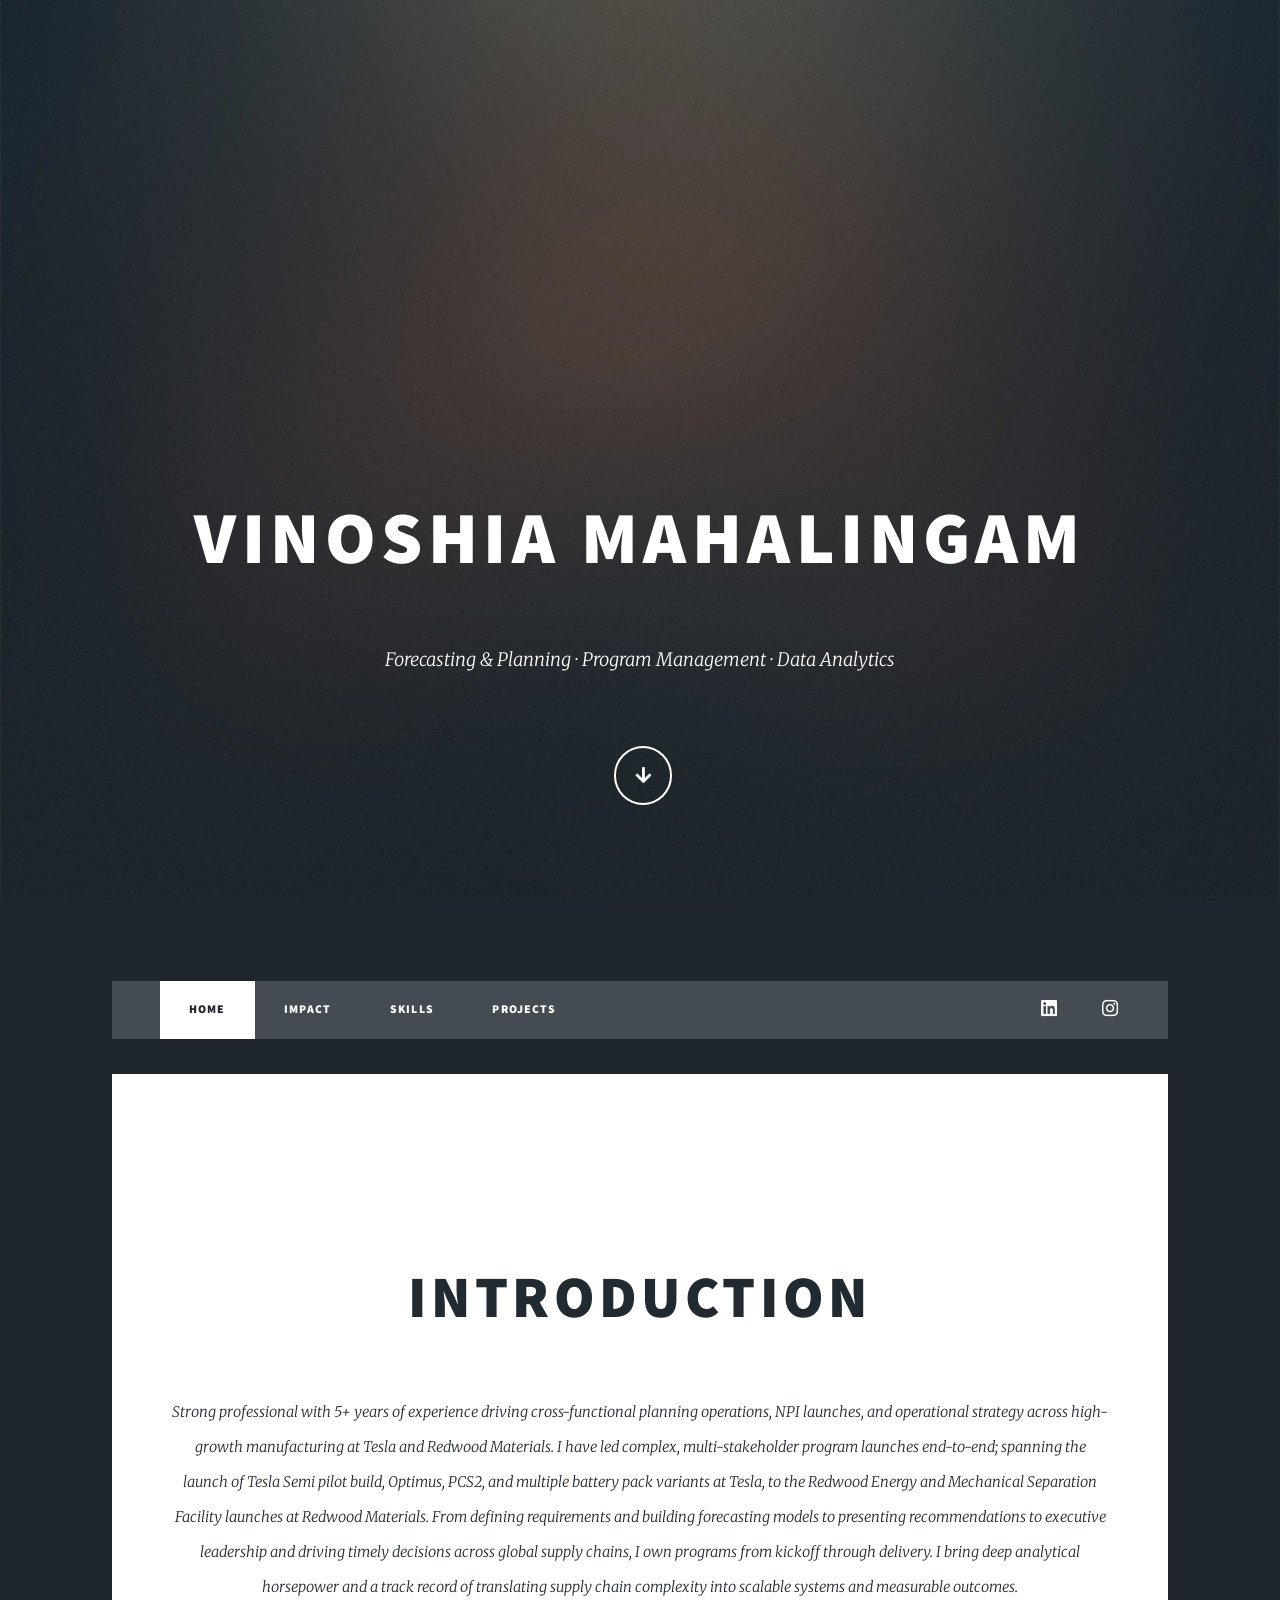
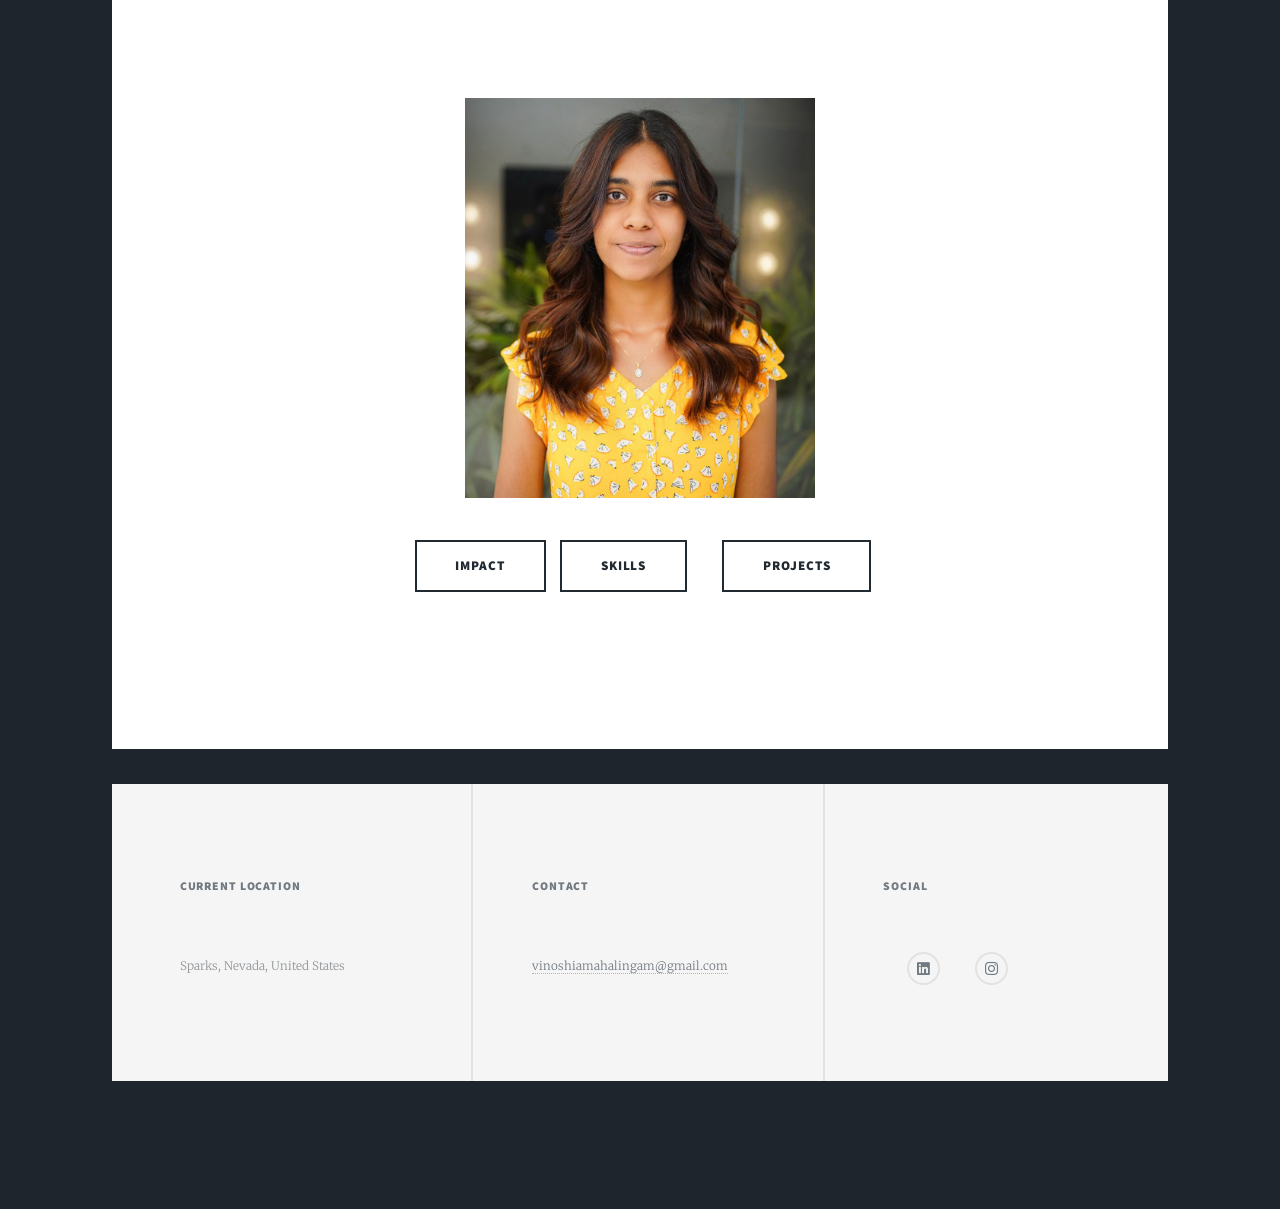
<file: index.html>
<!DOCTYPE HTML>
<html>
<head>
  <title>Vinoshia's Portfolio</title>
  <meta charset="utf-8" />
  <meta name="viewport" content="width=device-width, initial-scale=1, user-scalable=no" />
  <link rel="stylesheet" href="assets/css/main.css" />
  <noscript><link rel="stylesheet" href="assets/css/noscript.css" /></noscript>
</head>
<body class="is-preload">
<div id="wrapper" class="fade-in">
 
  <!-- Intro -->
  <div id="intro">
    <h1>Vinoshia Mahalingam</h1>
    <p>Forecasting &amp; Planning &middot; Program Management &middot; Data Analytics</p>
    <ul class="actions">
      <li><a href="#header" class="button icon solid solo fa-arrow-down scrolly">Continue</a></li>
    </ul>
  </div>
 
  <!-- Header -->
  <header id="header">
    <a href="index.html" class="logo">Welcome to my Portfolio</a>
  </header>
 
  <!-- Nav -->
  <nav id="nav">
    <ul class="links">
      <li class="active"><a href="index.html">Home</a></li>
      <li><a href="impact.html">Impact</a></li>
      <li><a href="skills.html">Skills</a></li>
      <!-- <li><a href="timeline.html">Career Timeline</a></li> -->
      <li><a href="projects.html">Projects</a></li>
    </ul>
    <ul class="icons">
      <li><a href="https://www.linkedin.com/in/vinoshiamahalingam/" class="icon brands alt fa-linkedin"><span class="label">LinkedIn</span></a></li>
      <li><a href="https://instagram.com/shri_vinoshia?igshid=YmMyMTA2M2Y=" class="icon brands alt fa-instagram"><span class="label">Instagram</span></a></li>
    </ul>
  </nav>
 
  <!-- Main -->
  <div id="main">
    <article class="post featured">
      <header class="major">
        <h2><a>Introduction</a></h2>
        <p>Strong professional with 5+ years of experience driving cross-functional planning operations, NPI launches, and operational strategy across high-growth manufacturing at Tesla and Redwood Materials. I have led complex, multi-stakeholder program launches end-to-end; spanning the launch of Tesla Semi pilot build, Optimus, PCS2, and multiple battery pack variants at Tesla, to the Redwood Energy and Mechanical Separation Facility launches at Redwood Materials. From defining requirements and building forecasting models to presenting recommendations to executive leadership and driving timely decisions across global supply chains, I own programs from kickoff through delivery. I bring deep analytical horsepower and a track record of translating supply chain complexity into scalable systems and measurable outcomes.</p>
      </header>
      <img src="images/Image-myself.jpeg" height="400" width="350" alt="Shri Vinoshia" />
      <ul class="actions special" style="margin-top:2em;">
        <li><a href="impact.html" class="button large">Impact</a></li>
        <li><a href="skills.html" class="button large">Skills</a></li>
        <!-- <li><a href="timeline.html" class="button large">Career Timeline</a></li> -->
        <li><a href="projects.html" class="button large">Projects</a></li>
      </ul>
    </article>
  </div>
 
  <!-- Footer -->
  <footer id="footer">
    <section class="alt">
      <h3>Current Location</h3>
      <p>Sparks, Nevada, United States</p>
    </section>
    <section>
      <h3>Contact</h3>
      <p><a href="mailto:vinoshiamahalingam@gmail.com">vinoshiamahalingam@gmail.com</a></p>
    </section>
    <section>
      <h3>Social</h3>
      <ul class="icons alt">
        <li><a href="https://www.linkedin.com/in/vinoshiamahalingam/" class="icon brands alt fa-linkedin"><span class="label">LinkedIn</span></a></li>
        <li><a href="https://instagram.com/shri_vinoshia?igshid=YmMyMTA2M2Y=" class="icon brands alt fa-instagram"><span class="label">Instagram</span></a></li>
      </ul>
    </section>
  </footer>
 
  <div id="copyright"><ul></ul></div>
</div>
 
<script src="assets/js/jquery.min.js"></script>
<script src="assets/js/jquery.scrollex.min.js"></script>
<script src="assets/js/jquery.scrolly.min.js"></script>
<script src="assets/js/browser.min.js"></script>
<script src="assets/js/breakpoints.min.js"></script>
<script src="assets/js/util.js"></script>
<script src="assets/js/main.js"></script>
</body>
</html>
</file>
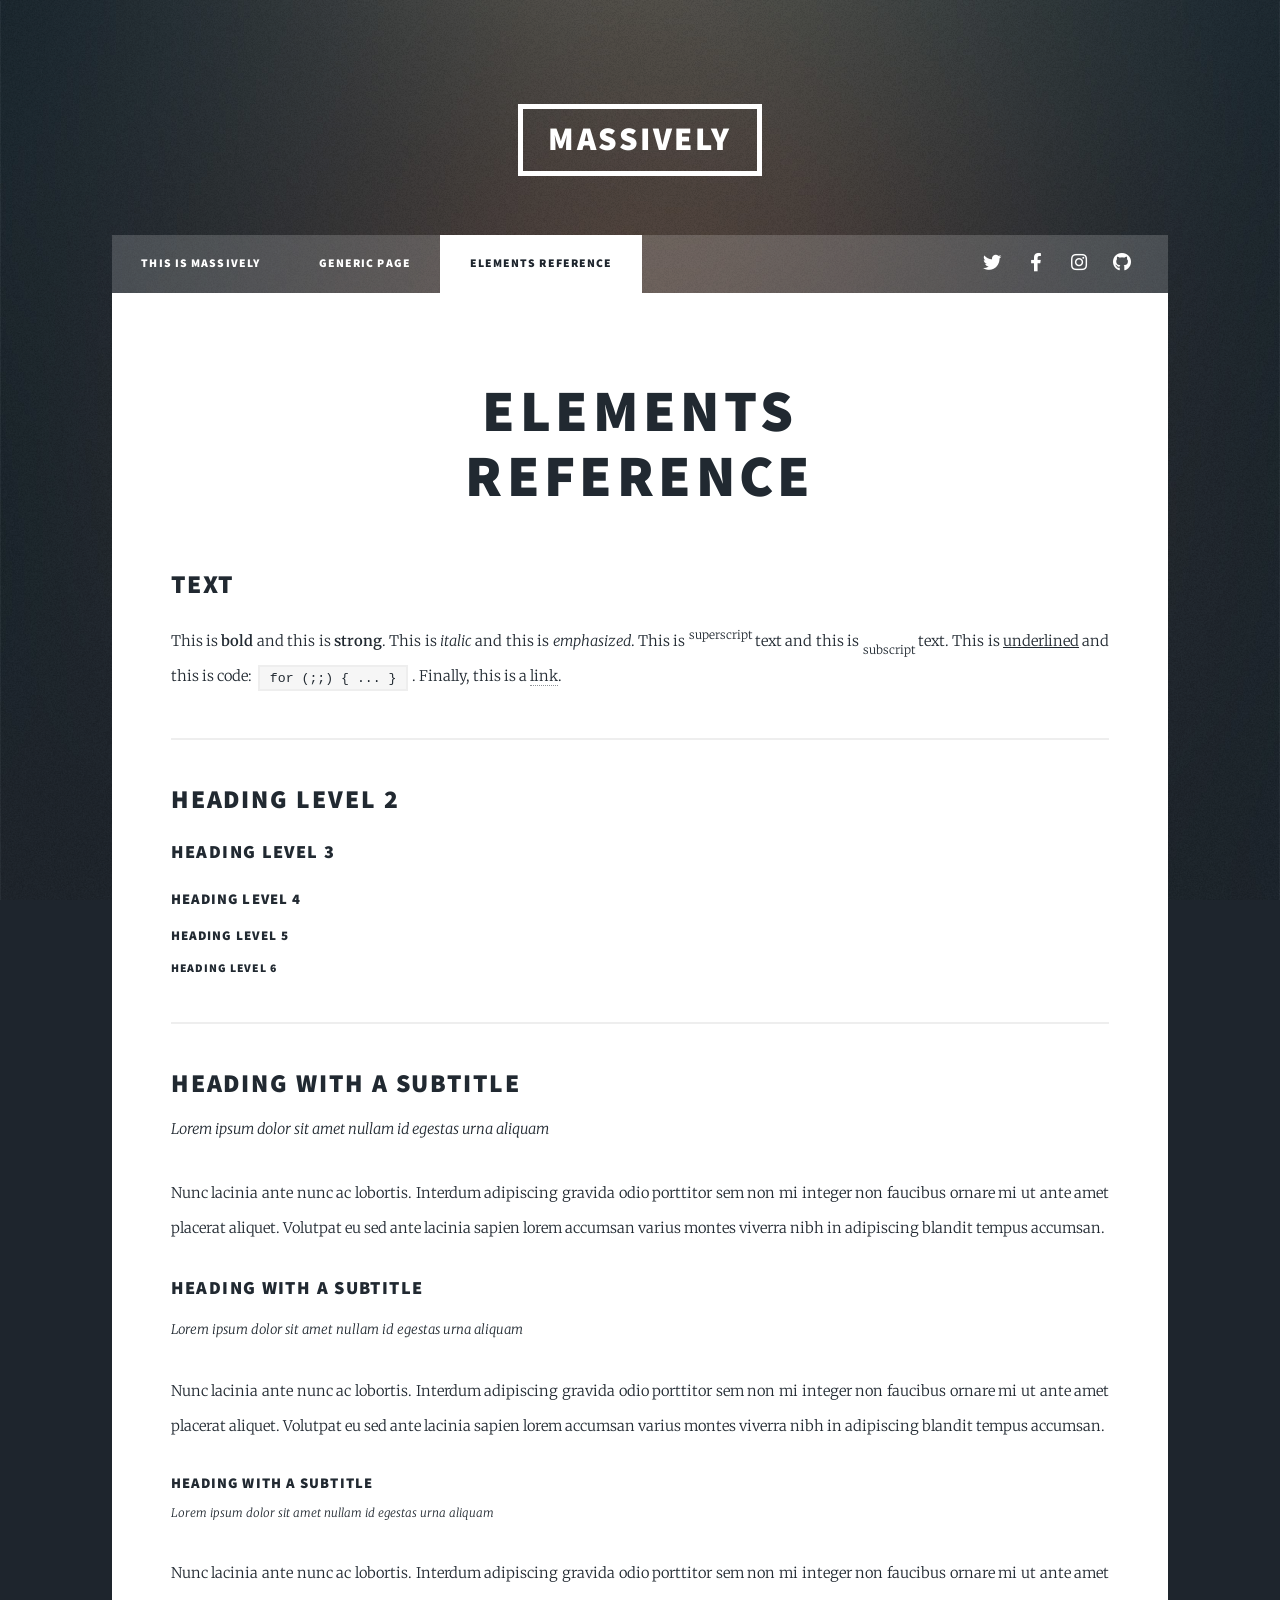
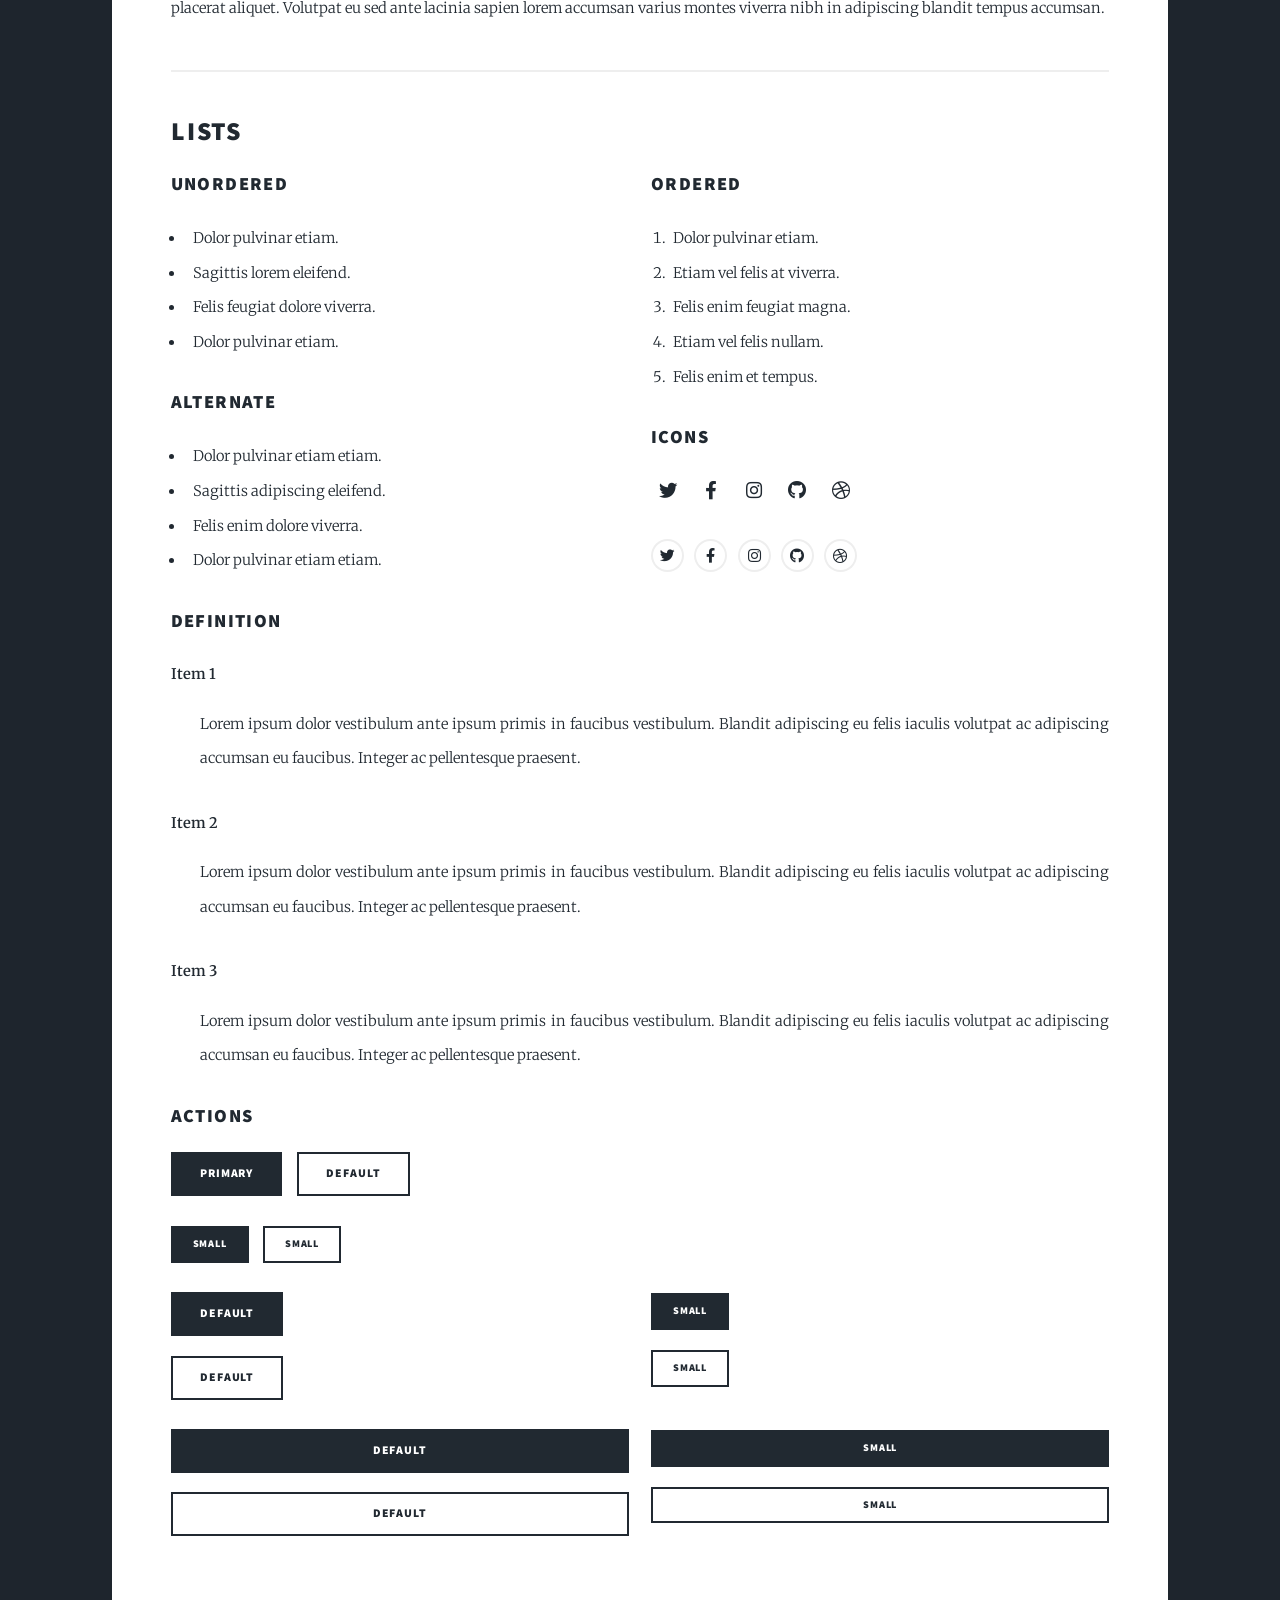
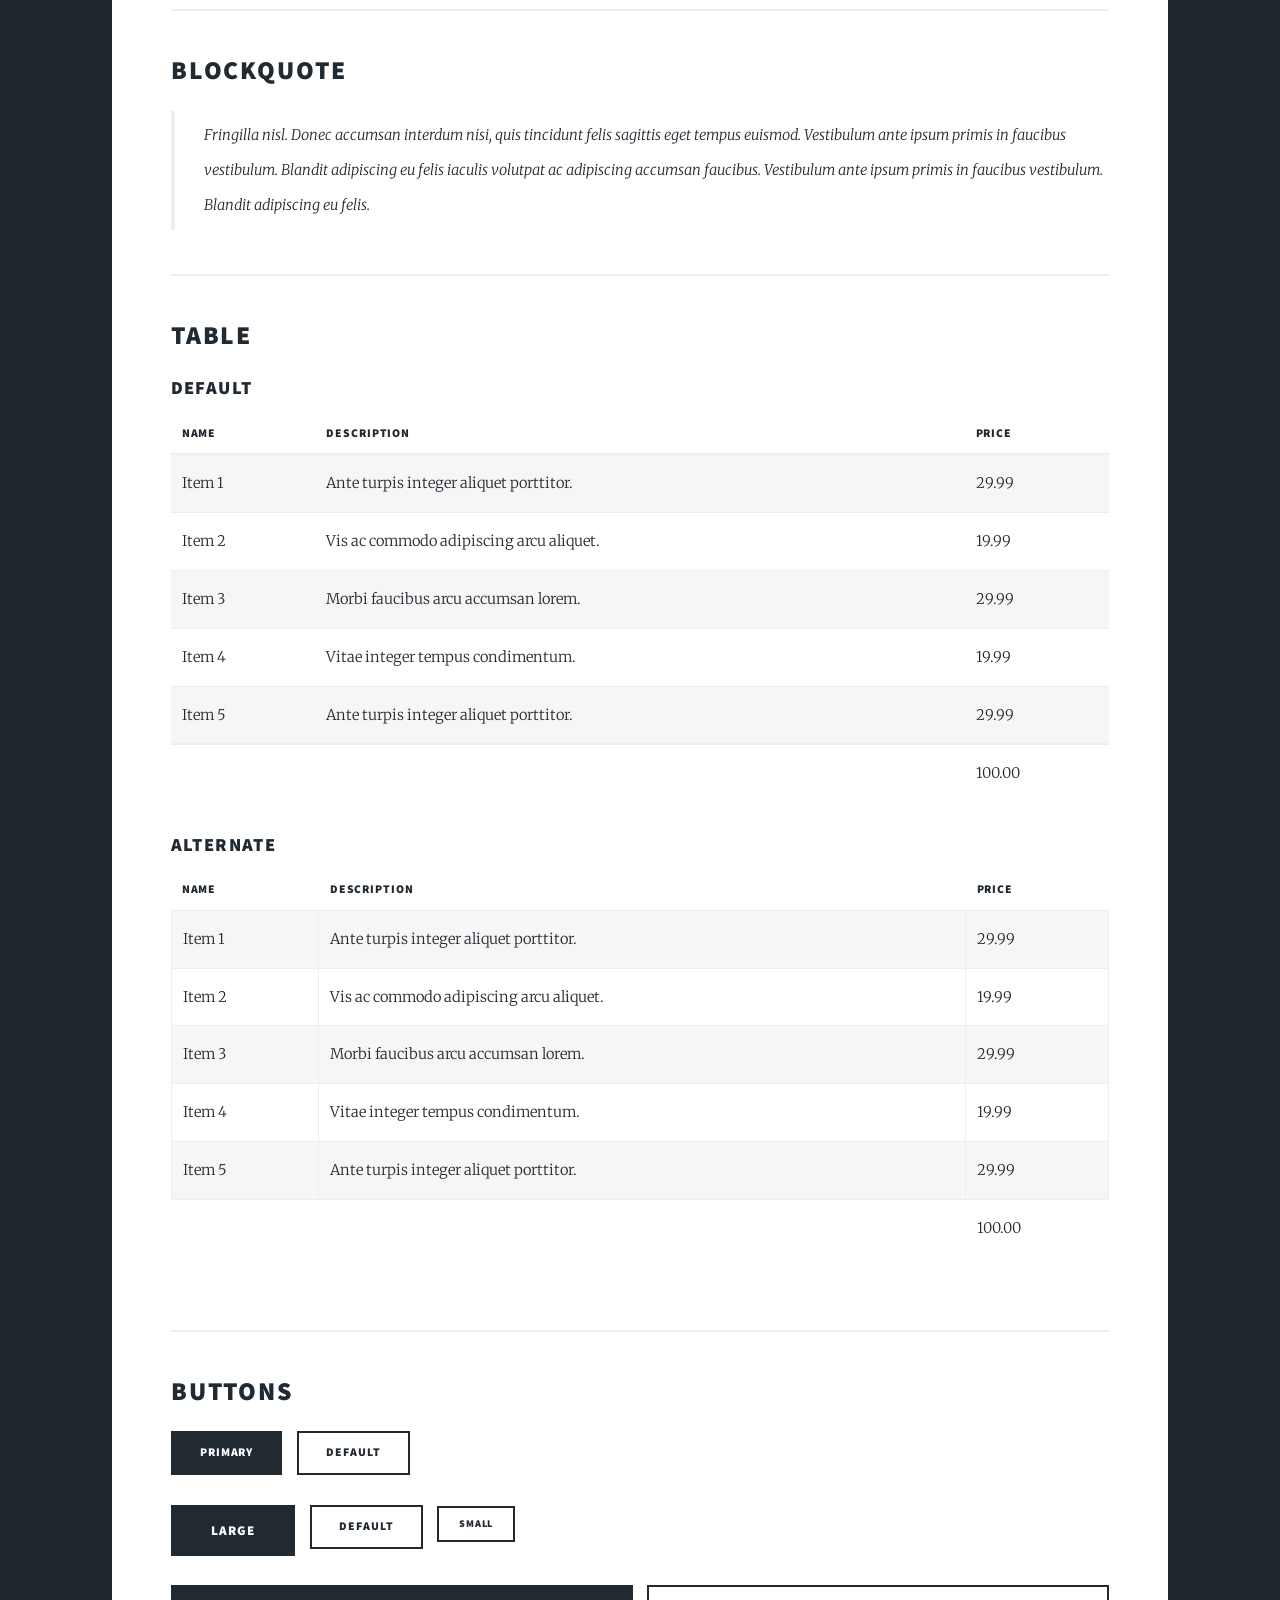
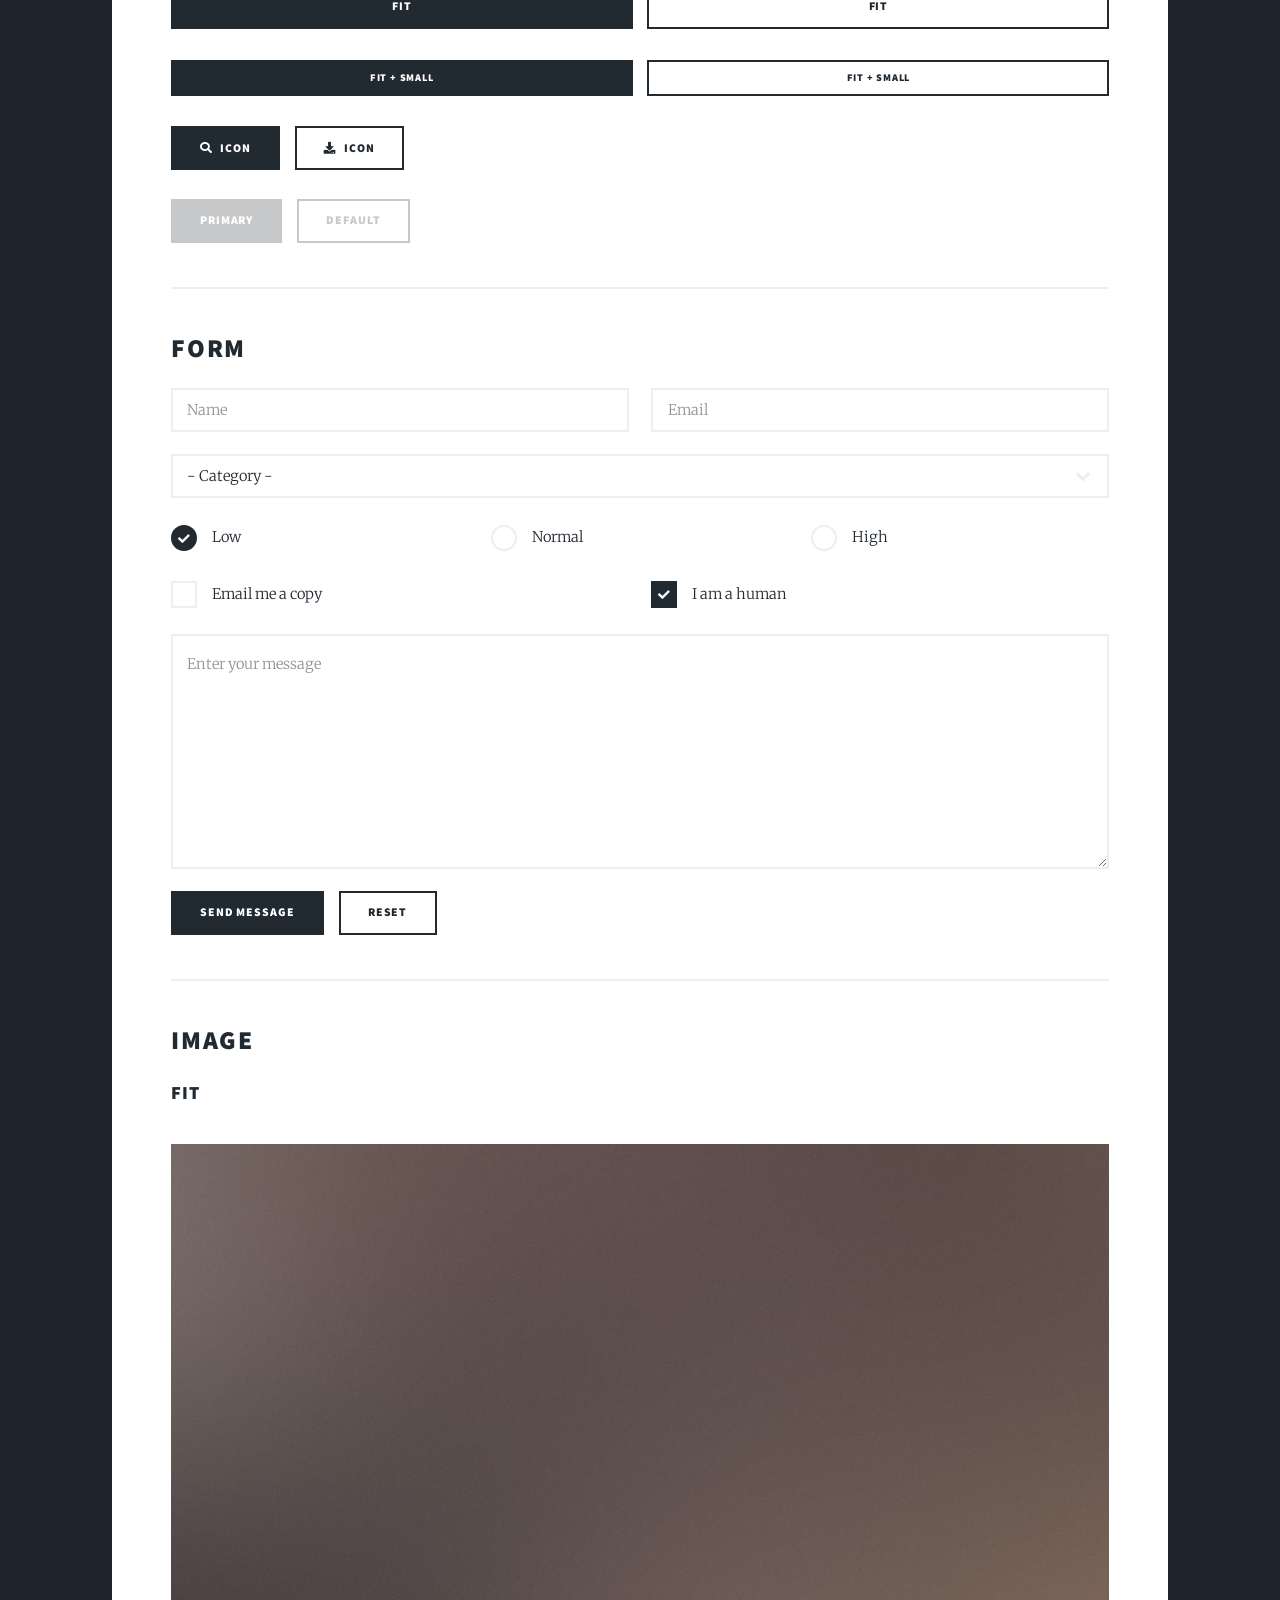
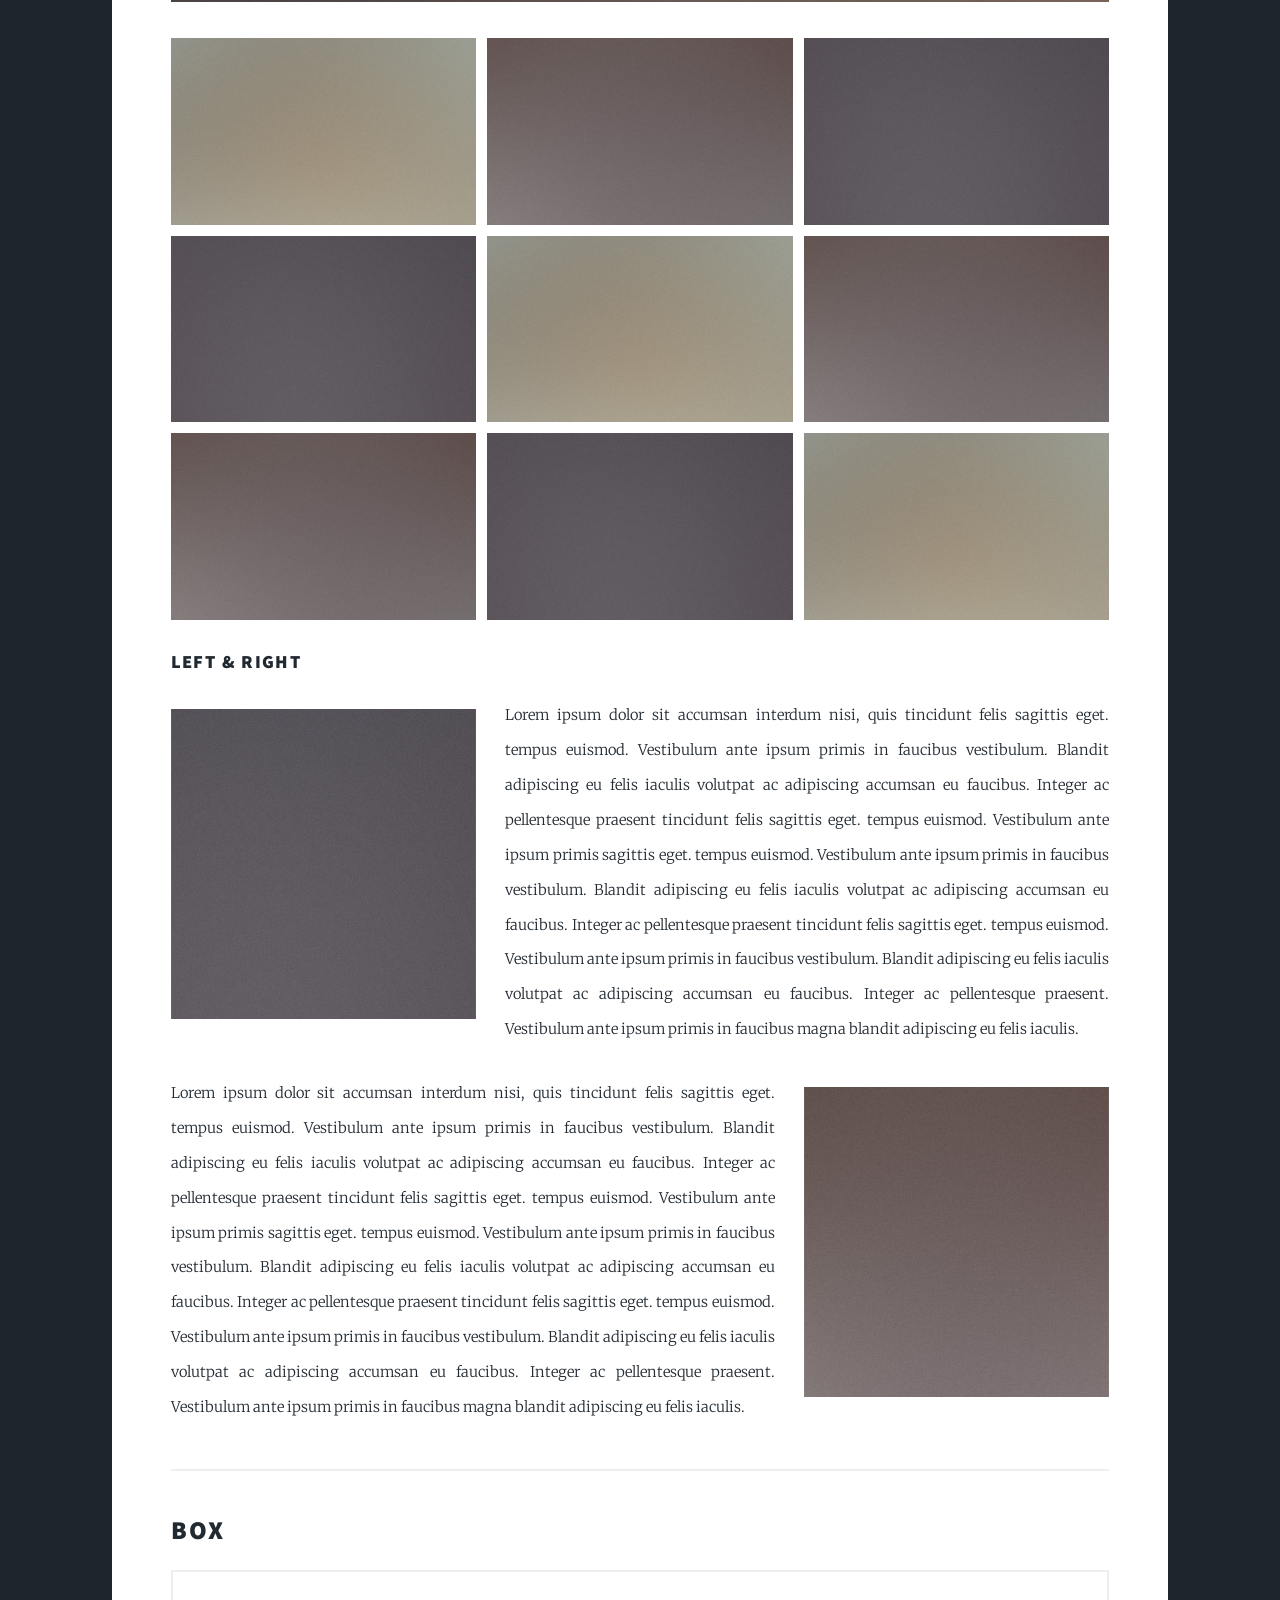
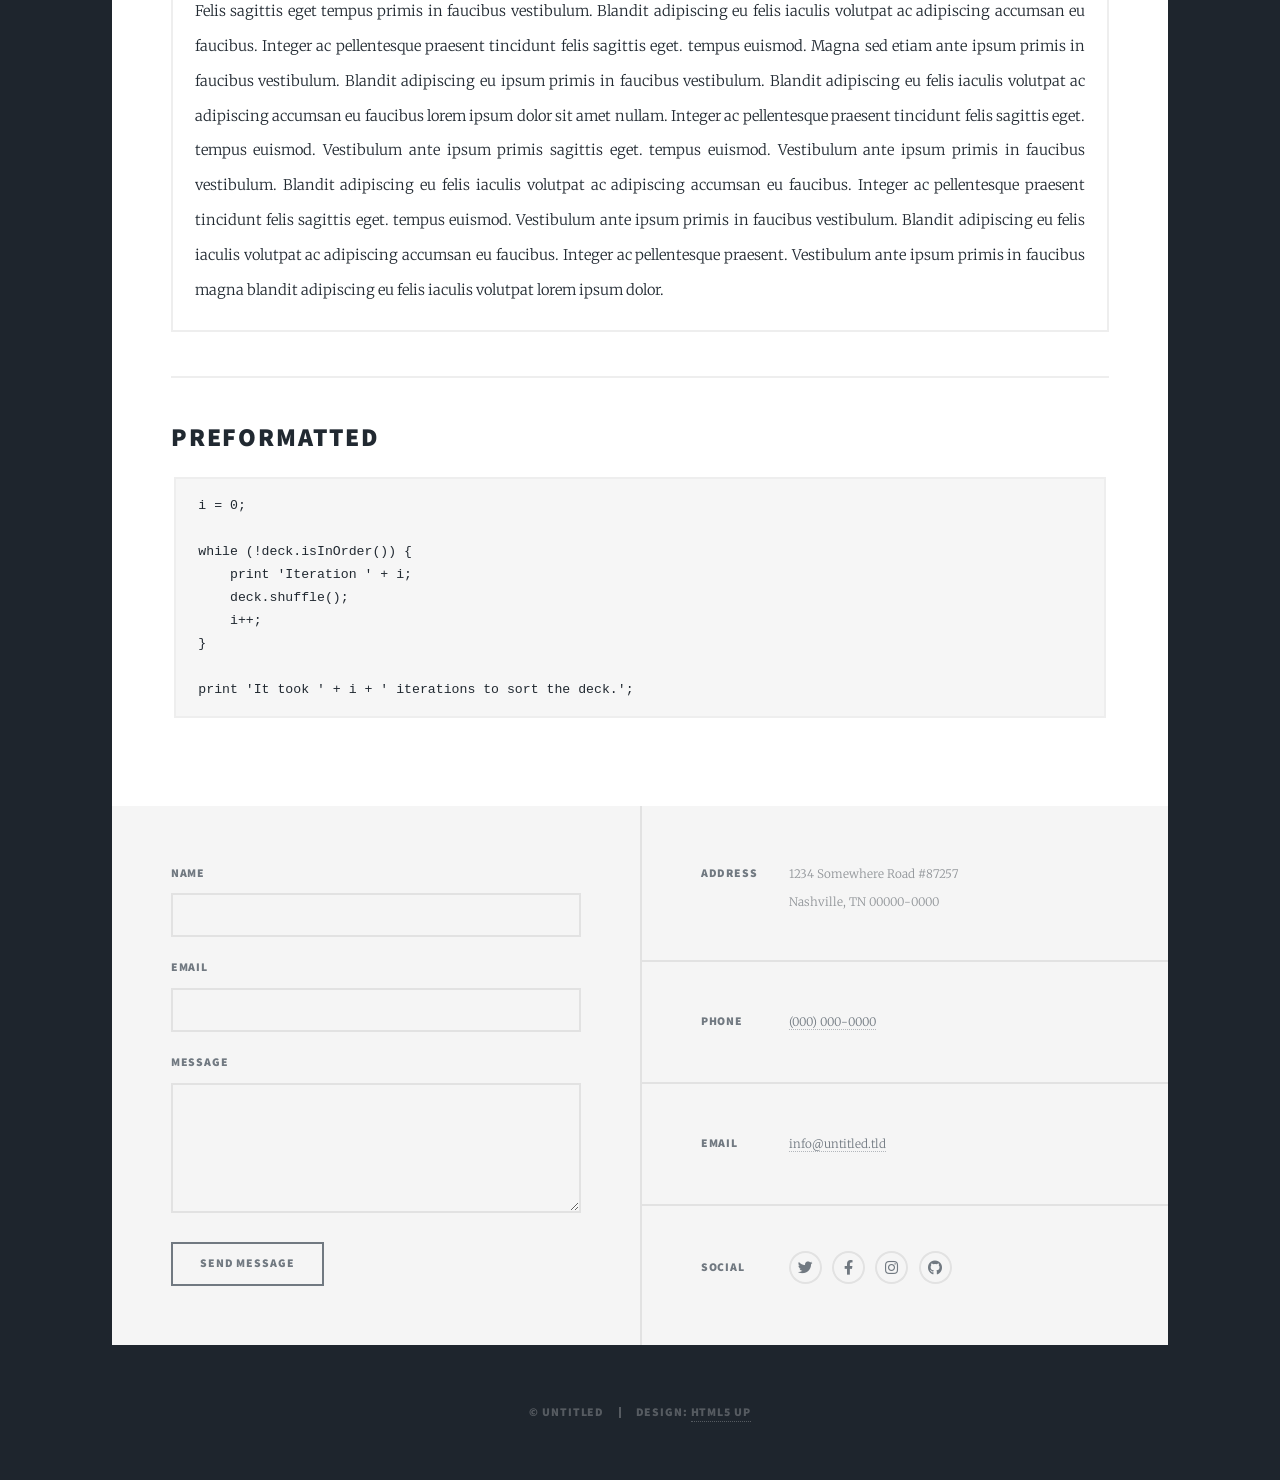
<file: elements.html>
<!DOCTYPE HTML>
<!--
	Massively by HTML5 UP
	html5up.net | @ajlkn
	Free for personal and commercial use under the CCA 3.0 license (html5up.net/license)
-->
<html>
	<head>
		<title>Elements Reference - Massively by HTML5 UP</title>
		<meta charset="utf-8" />
		<meta name="viewport" content="width=device-width, initial-scale=1, user-scalable=no" />
		<link rel="stylesheet" href="assets/css/main.css" />
		<noscript><link rel="stylesheet" href="assets/css/noscript.css" /></noscript>
	</head>
	<body class="is-preload">

		<!-- Wrapper -->
			<div id="wrapper">

				<!-- Header -->
					<header id="header">
						<a href="index.html" class="logo">Massively</a>
					</header>

				<!-- Nav -->
					<nav id="nav">
						<ul class="links">
							<li><a href="index.html">This is Massively</a></li>
							<li><a href="generic.html">Generic Page</a></li>
							<li class="active"><a href="elements.html">Elements Reference</a></li>
						</ul>
						<ul class="icons">
							<li><a href="#" class="icon brands fa-twitter"><span class="label">Twitter</span></a></li>
							<li><a href="#" class="icon brands fa-facebook-f"><span class="label">Facebook</span></a></li>
							<li><a href="#" class="icon brands fa-instagram"><span class="label">Instagram</span></a></li>
							<li><a href="#" class="icon brands fa-github"><span class="label">GitHub</span></a></li>
						</ul>
					</nav>

				<!-- Main -->
					<div id="main">

						<!-- Post -->
							<section class="post">
								<header class="major">
									<h1>Elements<br />
									Reference</h1>
								</header>

								<!-- Text stuff -->
									<h2>Text</h2>
									<p>This is <b>bold</b> and this is <strong>strong</strong>. This is <i>italic</i> and this is <em>emphasized</em>.
									This is <sup>superscript</sup> text and this is <sub>subscript</sub> text.
									This is <u>underlined</u> and this is code: <code>for (;;) { ... }</code>.
									Finally, this is a <a href="#">link</a>.</p>
									<hr />
									<h2>Heading Level 2</h2>
									<h3>Heading Level 3</h3>
									<h4>Heading Level 4</h4>
									<h5>Heading Level 5</h5>
									<h6>Heading Level 6</h6>
									<hr />
									<header>
										<h2>Heading with a Subtitle</h2>
										<p>Lorem ipsum dolor sit amet nullam id egestas urna aliquam</p>
									</header>
									<p>Nunc lacinia ante nunc ac lobortis. Interdum adipiscing gravida odio porttitor sem non mi integer non faucibus ornare mi ut ante amet placerat aliquet. Volutpat eu sed ante lacinia sapien lorem accumsan varius montes viverra nibh in adipiscing blandit tempus accumsan.</p>
									<header>
										<h3>Heading with a Subtitle</h3>
										<p>Lorem ipsum dolor sit amet nullam id egestas urna aliquam</p>
									</header>
									<p>Nunc lacinia ante nunc ac lobortis. Interdum adipiscing gravida odio porttitor sem non mi integer non faucibus ornare mi ut ante amet placerat aliquet. Volutpat eu sed ante lacinia sapien lorem accumsan varius montes viverra nibh in adipiscing blandit tempus accumsan.</p>
									<header>
										<h4>Heading with a Subtitle</h4>
										<p>Lorem ipsum dolor sit amet nullam id egestas urna aliquam</p>
									</header>
									<p>Nunc lacinia ante nunc ac lobortis. Interdum adipiscing gravida odio porttitor sem non mi integer non faucibus ornare mi ut ante amet placerat aliquet. Volutpat eu sed ante lacinia sapien lorem accumsan varius montes viverra nibh in adipiscing blandit tempus accumsan.</p>

									<hr />

								<!-- Lists -->
									<h2>Lists</h2>
									<div class="row">
										<div class="col-6 col-12-small">

											<h3>Unordered</h3>
											<ul>
												<li>Dolor pulvinar etiam.</li>
												<li>Sagittis lorem eleifend.</li>
												<li>Felis feugiat dolore viverra.</li>
												<li>Dolor pulvinar etiam.</li>
											</ul>

											<h3>Alternate</h3>
											<ul class="alt">
												<li>Dolor pulvinar etiam etiam.</li>
												<li>Sagittis adipiscing eleifend.</li>
												<li>Felis enim dolore viverra.</li>
												<li>Dolor pulvinar etiam etiam.</li>
											</ul>

										</div>
										<div class="col-6 col-12-small">

											<h3>Ordered</h3>
											<ol>
												<li>Dolor pulvinar etiam.</li>
												<li>Etiam vel felis at viverra.</li>
												<li>Felis enim feugiat magna.</li>
												<li>Etiam vel felis nullam.</li>
												<li>Felis enim et tempus.</li>
											</ol>

											<h3>Icons</h3>
											<ul class="icons">
												<li><a href="#" class="icon brands fa-twitter"><span class="label">Twitter</span></a></li>
												<li><a href="#" class="icon brands fa-facebook-f"><span class="label">Facebook</span></a></li>
												<li><a href="#" class="icon brands fa-instagram"><span class="label">Instagram</span></a></li>
												<li><a href="#" class="icon brands fa-github"><span class="label">Github</span></a></li>
												<li><a href="#" class="icon brands fa-dribbble"><span class="label">Dribbble</span></a></li>
											</ul>
											<ul class="icons alt">
												<li><a href="#" class="icon brands alt fa-twitter"><span class="label">Twitter</span></a></li>
												<li><a href="#" class="icon brands alt fa-facebook-f"><span class="label">Facebook</span></a></li>
												<li><a href="#" class="icon brands alt fa-instagram"><span class="label">Instagram</span></a></li>
												<li><a href="#" class="icon brands alt fa-github"><span class="label">Github</span></a></li>
												<li><a href="#" class="icon brands alt fa-dribbble"><span class="label">Dribbble</span></a></li>
											</ul>

										</div>
									</div>
									<h3>Definition</h3>
									<dl>
										<dt>Item 1</dt>
										<dd>
											<p>Lorem ipsum dolor vestibulum ante ipsum primis in faucibus vestibulum. Blandit adipiscing eu felis iaculis volutpat ac adipiscing accumsan eu faucibus. Integer ac pellentesque praesent.</p>
										</dd>
										<dt>Item 2</dt>
										<dd>
											<p>Lorem ipsum dolor vestibulum ante ipsum primis in faucibus vestibulum. Blandit adipiscing eu felis iaculis volutpat ac adipiscing accumsan eu faucibus. Integer ac pellentesque praesent.</p>
										</dd>
										<dt>Item 3</dt>
										<dd>
											<p>Lorem ipsum dolor vestibulum ante ipsum primis in faucibus vestibulum. Blandit adipiscing eu felis iaculis volutpat ac adipiscing accumsan eu faucibus. Integer ac pellentesque praesent.</p>
										</dd>
									</dl>

									<h3>Actions</h3>
									<ul class="actions">
										<li><a href="#" class="button primary">Primary</a></li>
										<li><a href="#" class="button">Default</a></li>
									</ul>
									<ul class="actions small">
										<li><a href="#" class="button primary small">Small</a></li>
										<li><a href="#" class="button small">Small</a></li>
									</ul>
									<div class="row">
										<div class="col-6 col-12-small">
											<ul class="actions stacked">
												<li><a href="#" class="button primary">Default</a></li>
												<li><a href="#" class="button">Default</a></li>
											</ul>
										</div>
										<div class="col-6 col-12-small">
											<ul class="actions stacked">
												<li><a href="#" class="button primary small">Small</a></li>
												<li><a href="#" class="button small">Small</a></li>
											</ul>
										</div>
									</div>
									<div class="row">
										<div class="col-6 col-12-small">
											<ul class="actions stacked">
												<li><a href="#" class="button primary fit">Default</a></li>
												<li><a href="#" class="button fit">Default</a></li>
											</ul>
										</div>
										<div class="col-6 col-12-small">
											<ul class="actions stacked">
												<li><a href="#" class="button primary small fit">Small</a></li>
												<li><a href="#" class="button small fit">Small</a></li>
											</ul>
										</div>
									</div>

									<hr />

								<!-- Blockquote -->
									<h2>Blockquote</h2>
									<blockquote>Fringilla nisl. Donec accumsan interdum nisi, quis tincidunt felis sagittis eget tempus euismod. Vestibulum ante ipsum primis in faucibus vestibulum. Blandit adipiscing eu felis iaculis volutpat ac adipiscing accumsan faucibus. Vestibulum ante ipsum primis in faucibus vestibulum. Blandit adipiscing eu felis.</blockquote>

									<hr />

								<!-- Table -->
									<h2>Table</h2>

									<h3>Default</h3>
									<div class="table-wrapper">
										<table>
											<thead>
												<tr>
													<th>Name</th>
													<th>Description</th>
													<th>Price</th>
												</tr>
											</thead>
											<tbody>
												<tr>
													<td>Item 1</td>
													<td>Ante turpis integer aliquet porttitor.</td>
													<td>29.99</td>
												</tr>
												<tr>
													<td>Item 2</td>
													<td>Vis ac commodo adipiscing arcu aliquet.</td>
													<td>19.99</td>
												</tr>
												<tr>
													<td>Item 3</td>
													<td> Morbi faucibus arcu accumsan lorem.</td>
													<td>29.99</td>
												</tr>
												<tr>
													<td>Item 4</td>
													<td>Vitae integer tempus condimentum.</td>
													<td>19.99</td>
												</tr>
												<tr>
													<td>Item 5</td>
													<td>Ante turpis integer aliquet porttitor.</td>
													<td>29.99</td>
												</tr>
											</tbody>
											<tfoot>
												<tr>
													<td colspan="2"></td>
													<td>100.00</td>
												</tr>
											</tfoot>
										</table>
									</div>

									<h3>Alternate</h3>
									<div class="table-wrapper">
										<table class="alt">
											<thead>
												<tr>
													<th>Name</th>
													<th>Description</th>
													<th>Price</th>
												</tr>
											</thead>
											<tbody>
												<tr>
													<td>Item 1</td>
													<td>Ante turpis integer aliquet porttitor.</td>
													<td>29.99</td>
												</tr>
												<tr>
													<td>Item 2</td>
													<td>Vis ac commodo adipiscing arcu aliquet.</td>
													<td>19.99</td>
												</tr>
												<tr>
													<td>Item 3</td>
													<td> Morbi faucibus arcu accumsan lorem.</td>
													<td>29.99</td>
												</tr>
												<tr>
													<td>Item 4</td>
													<td>Vitae integer tempus condimentum.</td>
													<td>19.99</td>
												</tr>
												<tr>
													<td>Item 5</td>
													<td>Ante turpis integer aliquet porttitor.</td>
													<td>29.99</td>
												</tr>
											</tbody>
											<tfoot>
												<tr>
													<td colspan="2"></td>
													<td>100.00</td>
												</tr>
											</tfoot>
										</table>
									</div>

									<hr />

								<!-- Buttons -->
									<h2>Buttons</h2>
									<ul class="actions">
										<li><a href="#" class="button primary">Primary</a></li>
										<li><a href="#" class="button">Default</a></li>
									</ul>
									<ul class="actions">
										<li><a href="#" class="button primary large">Large</a></li>
										<li><a href="#" class="button">Default</a></li>
										<li><a href="#" class="button small">Small</a></li>
									</ul>
									<ul class="actions fit">
										<li><a href="#" class="button primary fit">Fit</a></li>
										<li><a href="#" class="button fit">Fit</a></li>
									</ul>
									<ul class="actions fit small">
										<li><a href="#" class="button primary fit small">Fit + Small</a></li>
										<li><a href="#" class="button fit small">Fit + Small</a></li>
									</ul>
									<ul class="actions">
										<li><a href="#" class="button primary icon solid fa-search">Icon</a></li>
										<li><a href="#" class="button icon solid fa-download">Icon</a></li>
									</ul>
									<ul class="actions">
										<li><span class="button primary disabled">Primary</span></li>
										<li><span class="button disabled">Default</span></li>
									</ul>

									<hr />

								<!-- Form -->
									<h2>Form</h2>

									<form method="post" action="#">
										<div class="row gtr-uniform">
											<div class="col-6 col-12-xsmall">
												<input type="text" name="demo-name" id="demo-name" value="" placeholder="Name" />
											</div>
											<div class="col-6 col-12-xsmall">
												<input type="email" name="demo-email" id="demo-email" value="" placeholder="Email" />
											</div>
											<!-- Break -->
											<div class="col-12">
												<select name="demo-category" id="demo-category">
													<option value="">- Category -</option>
													<option value="1">Manufacturing</option>
													<option value="1">Shipping</option>
													<option value="1">Administration</option>
													<option value="1">Human Resources</option>
												</select>
											</div>
											<!-- Break -->
											<div class="col-4 col-12-small">
												<input type="radio" id="demo-priority-low" name="demo-priority" checked>
												<label for="demo-priority-low">Low</label>
											</div>
											<div class="col-4 col-12-small">
												<input type="radio" id="demo-priority-normal" name="demo-priority">
												<label for="demo-priority-normal">Normal</label>
											</div>
											<div class="col-4 col-12-small">
												<input type="radio" id="demo-priority-high" name="demo-priority">
												<label for="demo-priority-high">High</label>
											</div>
											<!-- Break -->
											<div class="col-6 col-12-small">
												<input type="checkbox" id="demo-copy" name="demo-copy">
												<label for="demo-copy">Email me a copy</label>
											</div>
											<div class="col-6 col-12-small">
												<input type="checkbox" id="demo-human" name="demo-human" checked>
												<label for="demo-human">I am a human</label>
											</div>
											<!-- Break -->
											<div class="col-12">
												<textarea name="demo-message" id="demo-message" placeholder="Enter your message" rows="6"></textarea>
											</div>
											<!-- Break -->
											<div class="col-12">
												<ul class="actions">
													<li><input type="submit" value="Send Message" class="primary" /></li>
													<li><input type="reset" value="Reset" /></li>
												</ul>
											</div>
										</div>
									</form>

									<hr />

								<!-- Image -->
									<h2>Image</h2>

									<h3>Fit</h3>
									<span class="image fit"><img src="images/pic01.jpg" alt="" /></span>
									<div class="box alt">
										<div class="row gtr-50 gtr-uniform">
											<div class="col-4"><span class="image fit"><img src="images/pic02.jpg" alt="" /></span></div>
											<div class="col-4"><span class="image fit"><img src="images/pic03.jpg" alt="" /></span></div>
											<div class="col-4"><span class="image fit"><img src="images/pic04.jpg" alt="" /></span></div>
											<!-- Break -->
											<div class="col-4"><span class="image fit"><img src="images/pic04.jpg" alt="" /></span></div>
											<div class="col-4"><span class="image fit"><img src="images/pic02.jpg" alt="" /></span></div>
											<div class="col-4"><span class="image fit"><img src="images/pic03.jpg" alt="" /></span></div>
											<!-- Break -->
											<div class="col-4"><span class="image fit"><img src="images/pic03.jpg" alt="" /></span></div>
											<div class="col-4"><span class="image fit"><img src="images/pic04.jpg" alt="" /></span></div>
											<div class="col-4"><span class="image fit"><img src="images/pic02.jpg" alt="" /></span></div>
										</div>
									</div>

									<h3>Left &amp; Right</h3>
									<p><span class="image left"><img src="images/pic08.jpg" alt="" /></span>Lorem ipsum dolor sit accumsan interdum nisi, quis tincidunt felis sagittis eget. tempus euismod. Vestibulum ante ipsum primis in faucibus vestibulum. Blandit adipiscing eu felis iaculis volutpat ac adipiscing accumsan eu faucibus. Integer ac pellentesque praesent tincidunt felis sagittis eget. tempus euismod. Vestibulum ante ipsum primis sagittis eget. tempus euismod. Vestibulum ante ipsum primis in faucibus vestibulum. Blandit adipiscing eu felis iaculis volutpat ac adipiscing accumsan eu faucibus. Integer ac pellentesque praesent tincidunt felis sagittis eget. tempus euismod. Vestibulum ante ipsum primis in faucibus vestibulum. Blandit adipiscing eu felis iaculis volutpat ac adipiscing accumsan eu faucibus. Integer ac pellentesque praesent. Vestibulum ante ipsum primis in faucibus magna blandit adipiscing eu felis iaculis.</p>
									<p><span class="image right"><img src="images/pic09.jpg" alt="" /></span>Lorem ipsum dolor sit accumsan interdum nisi, quis tincidunt felis sagittis eget. tempus euismod. Vestibulum ante ipsum primis in faucibus vestibulum. Blandit adipiscing eu felis iaculis volutpat ac adipiscing accumsan eu faucibus. Integer ac pellentesque praesent tincidunt felis sagittis eget. tempus euismod. Vestibulum ante ipsum primis sagittis eget. tempus euismod. Vestibulum ante ipsum primis in faucibus vestibulum. Blandit adipiscing eu felis iaculis volutpat ac adipiscing accumsan eu faucibus. Integer ac pellentesque praesent tincidunt felis sagittis eget. tempus euismod. Vestibulum ante ipsum primis in faucibus vestibulum. Blandit adipiscing eu felis iaculis volutpat ac adipiscing accumsan eu faucibus. Integer ac pellentesque praesent. Vestibulum ante ipsum primis in faucibus magna blandit adipiscing eu felis iaculis.</p>

									<hr />

								<!-- Box -->
									<h2>Box</h2>
									<div class="box">
										<p>Felis sagittis eget tempus primis in faucibus vestibulum. Blandit adipiscing eu felis iaculis volutpat ac adipiscing accumsan eu faucibus. Integer ac pellentesque praesent tincidunt felis sagittis eget. tempus euismod. Magna sed etiam ante ipsum primis in faucibus vestibulum. Blandit adipiscing eu ipsum primis in faucibus vestibulum. Blandit adipiscing eu felis iaculis volutpat ac adipiscing accumsan eu faucibus lorem ipsum dolor sit amet nullam. Integer ac pellentesque praesent tincidunt felis sagittis eget. tempus euismod. Vestibulum ante ipsum primis sagittis eget. tempus euismod. Vestibulum ante ipsum primis in faucibus vestibulum. Blandit adipiscing eu felis iaculis volutpat ac adipiscing accumsan eu faucibus. Integer ac pellentesque praesent tincidunt felis sagittis eget. tempus euismod. Vestibulum ante ipsum primis in faucibus vestibulum. Blandit adipiscing eu felis iaculis volutpat ac adipiscing accumsan eu faucibus. Integer ac pellentesque praesent. Vestibulum ante ipsum primis in faucibus magna blandit adipiscing eu felis iaculis volutpat lorem ipsum dolor.</p>
									</div>

									<hr />

								<!-- Preformatted Code -->
									<h2>Preformatted</h2>
									<pre><code>i = 0;

while (!deck.isInOrder()) {
    print 'Iteration ' + i;
    deck.shuffle();
    i++;
}

print 'It took ' + i + ' iterations to sort the deck.';
</code></pre>

							</section>

					</div>

				<!-- Footer -->
					<footer id="footer">
						<section>
							<form method="post" action="#">
								<div class="fields">
									<div class="field">
										<label for="name">Name</label>
										<input type="text" name="name" id="name" />
									</div>
									<div class="field">
										<label for="email">Email</label>
										<input type="text" name="email" id="email" />
									</div>
									<div class="field">
										<label for="message">Message</label>
										<textarea name="message" id="message" rows="3"></textarea>
									</div>
								</div>
								<ul class="actions">
									<li><input type="submit" value="Send Message" /></li>
								</ul>
							</form>
						</section>
						<section class="split contact">
							<section class="alt">
								<h3>Address</h3>
								<p>1234 Somewhere Road #87257<br />
								Nashville, TN 00000-0000</p>
							</section>
							<section>
								<h3>Phone</h3>
								<p><a href="#">(000) 000-0000</a></p>
							</section>
							<section>
								<h3>Email</h3>
								<p><a href="#">info@untitled.tld</a></p>
							</section>
							<section>
								<h3>Social</h3>
								<ul class="icons alt">
									<li><a href="#" class="icon brands alt fa-twitter"><span class="label">Twitter</span></a></li>
									<li><a href="#" class="icon brands alt fa-facebook-f"><span class="label">Facebook</span></a></li>
									<li><a href="#" class="icon brands alt fa-instagram"><span class="label">Instagram</span></a></li>
									<li><a href="#" class="icon brands alt fa-github"><span class="label">GitHub</span></a></li>
								</ul>
							</section>
						</section>
					</footer>

				<!-- Copyright -->
					<div id="copyright">
						<ul><li>&copy; Untitled</li><li>Design: <a href="https://html5up.net">HTML5 UP</a></li></ul>
					</div>

			</div>

		<!-- Scripts -->
			<script src="assets/js/jquery.min.js"></script>
			<script src="assets/js/jquery.scrollex.min.js"></script>
			<script src="assets/js/jquery.scrolly.min.js"></script>
			<script src="assets/js/browser.min.js"></script>
			<script src="assets/js/breakpoints.min.js"></script>
			<script src="assets/js/util.js"></script>
			<script src="assets/js/main.js"></script>

	</body>
</html>
</file>
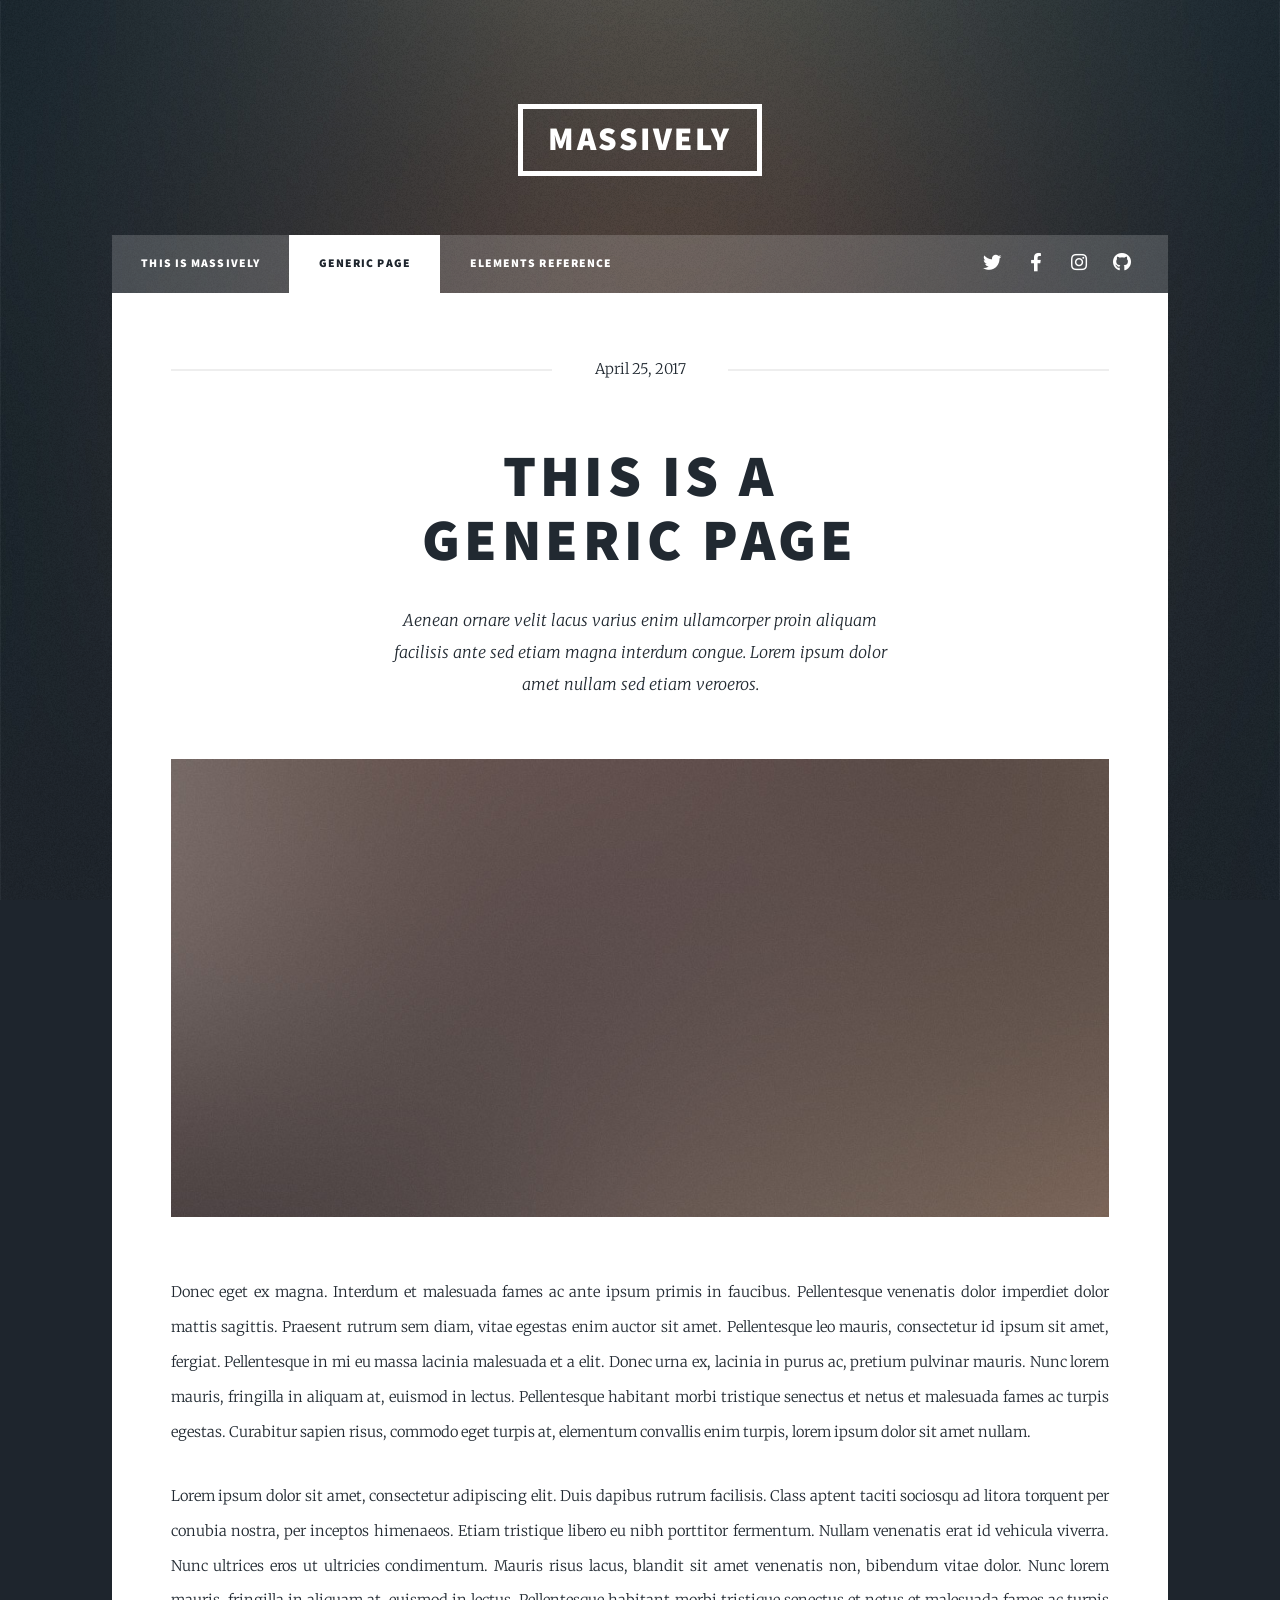
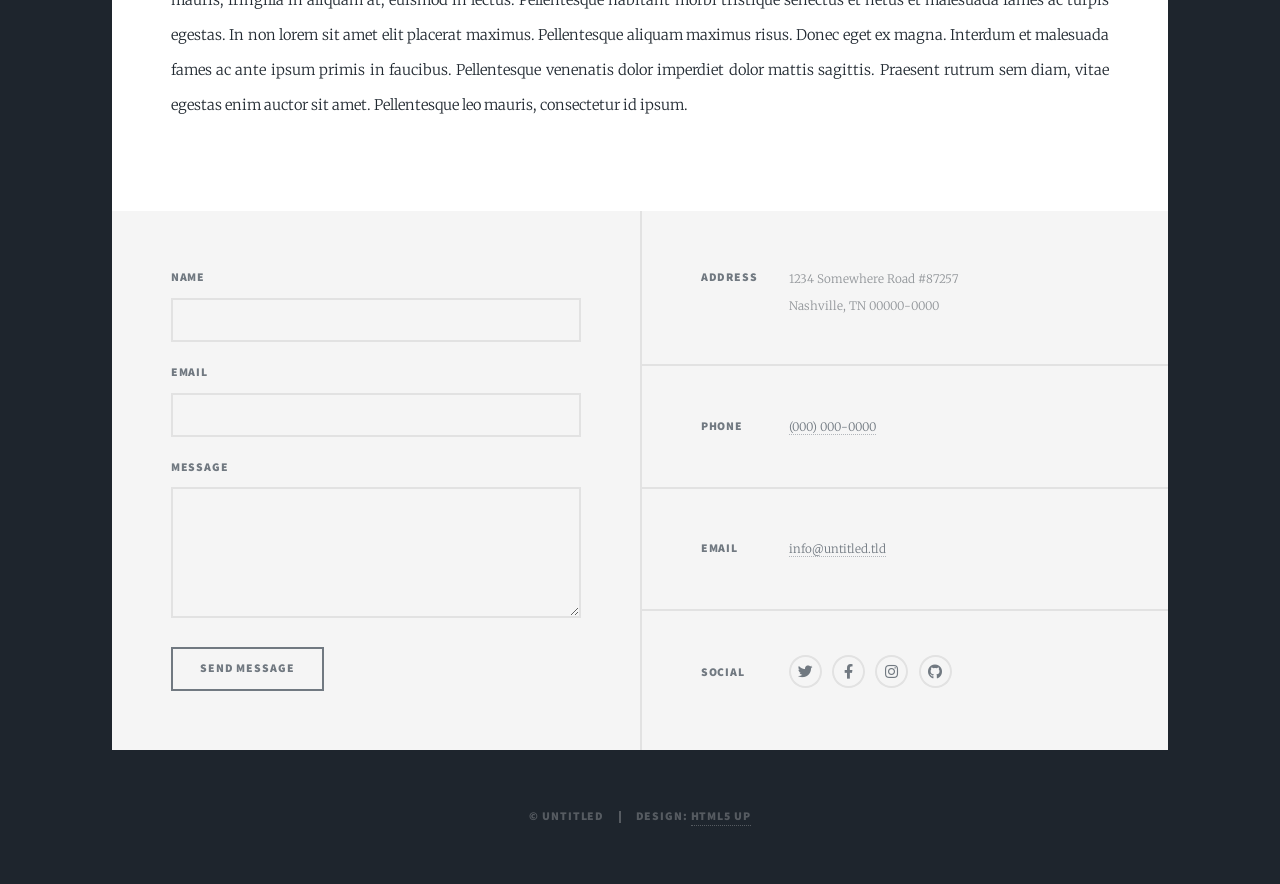
<file: generic.html>
<!DOCTYPE HTML>
<!--
	Massively by HTML5 UP
	html5up.net | @ajlkn
	Free for personal and commercial use under the CCA 3.0 license (html5up.net/license)
-->
<html>
	<head>
		<title>Generic Page - Massively by HTML5 UP</title>
		<meta charset="utf-8" />
		<meta name="viewport" content="width=device-width, initial-scale=1, user-scalable=no" />
		<link rel="stylesheet" href="assets/css/main.css" />
		<noscript><link rel="stylesheet" href="assets/css/noscript.css" /></noscript>
	</head>
	<body class="is-preload">

		<!-- Wrapper -->
			<div id="wrapper">

				<!-- Header -->
					<header id="header">
						<a href="index.html" class="logo">Massively</a>
					</header>

				<!-- Nav -->
					<nav id="nav">
						<ul class="links">
							<li><a href="index.html">This is Massively</a></li>
							<li class="active"><a href="generic.html">Generic Page</a></li>
							<li><a href="elements.html">Elements Reference</a></li>
						</ul>
						<ul class="icons">
							<li><a href="#" class="icon brands fa-twitter"><span class="label">Twitter</span></a></li>
							<li><a href="#" class="icon brands fa-facebook-f"><span class="label">Facebook</span></a></li>
							<li><a href="#" class="icon brands fa-instagram"><span class="label">Instagram</span></a></li>
							<li><a href="#" class="icon brands fa-github"><span class="label">GitHub</span></a></li>
						</ul>
					</nav>

				<!-- Main -->
					<div id="main">

						<!-- Post -->
							<section class="post">
								<header class="major">
									<span class="date">April 25, 2017</span>
									<h1>This is a<br />
									Generic Page</h1>
									<p>Aenean ornare velit lacus varius enim ullamcorper proin aliquam<br />
									facilisis ante sed etiam magna interdum congue. Lorem ipsum dolor<br />
									amet nullam sed etiam veroeros.</p>
								</header>
								<div class="image main"><img src="images/pic01.jpg" alt="" /></div>
								<p>Donec eget ex magna. Interdum et malesuada fames ac ante ipsum primis in faucibus. Pellentesque venenatis dolor imperdiet dolor mattis sagittis. Praesent rutrum sem diam, vitae egestas enim auctor sit amet. Pellentesque leo mauris, consectetur id ipsum sit amet, fergiat. Pellentesque in mi eu massa lacinia malesuada et a elit. Donec urna ex, lacinia in purus ac, pretium pulvinar mauris. Nunc lorem mauris, fringilla in aliquam at, euismod in lectus. Pellentesque habitant morbi tristique senectus et netus et malesuada fames ac turpis egestas. Curabitur sapien risus, commodo eget turpis at, elementum convallis enim turpis, lorem ipsum dolor sit amet nullam.</p>
								<p>Lorem ipsum dolor sit amet, consectetur adipiscing elit. Duis dapibus rutrum facilisis. Class aptent taciti sociosqu ad litora torquent per conubia nostra, per inceptos himenaeos. Etiam tristique libero eu nibh porttitor fermentum. Nullam venenatis erat id vehicula viverra. Nunc ultrices eros ut ultricies condimentum. Mauris risus lacus, blandit sit amet venenatis non, bibendum vitae dolor. Nunc lorem mauris, fringilla in aliquam at, euismod in lectus. Pellentesque habitant morbi tristique senectus et netus et malesuada fames ac turpis egestas. In non lorem sit amet elit placerat maximus. Pellentesque aliquam maximus risus. Donec eget ex magna. Interdum et malesuada fames ac ante ipsum primis in faucibus. Pellentesque venenatis dolor imperdiet dolor mattis sagittis. Praesent rutrum sem diam, vitae egestas enim auctor sit amet. Pellentesque leo mauris, consectetur id ipsum.</p>
							</section>

					</div>

				<!-- Footer -->
					<footer id="footer">
						<section>
							<form method="post" action="#">
								<div class="fields">
									<div class="field">
										<label for="name">Name</label>
										<input type="text" name="name" id="name" />
									</div>
									<div class="field">
										<label for="email">Email</label>
										<input type="text" name="email" id="email" />
									</div>
									<div class="field">
										<label for="message">Message</label>
										<textarea name="message" id="message" rows="3"></textarea>
									</div>
								</div>
								<ul class="actions">
									<li><input type="submit" value="Send Message" /></li>
								</ul>
							</form>
						</section>
						<section class="split contact">
							<section class="alt">
								<h3>Address</h3>
								<p>1234 Somewhere Road #87257<br />
								Nashville, TN 00000-0000</p>
							</section>
							<section>
								<h3>Phone</h3>
								<p><a href="#">(000) 000-0000</a></p>
							</section>
							<section>
								<h3>Email</h3>
								<p><a href="#">info@untitled.tld</a></p>
							</section>
							<section>
								<h3>Social</h3>
								<ul class="icons alt">
									<li><a href="#" class="icon brands alt fa-twitter"><span class="label">Twitter</span></a></li>
									<li><a href="#" class="icon brands alt fa-facebook-f"><span class="label">Facebook</span></a></li>
									<li><a href="#" class="icon brands alt fa-instagram"><span class="label">Instagram</span></a></li>
									<li><a href="#" class="icon brands alt fa-github"><span class="label">GitHub</span></a></li>
								</ul>
							</section>
						</section>
					</footer>

				<!-- Copyright -->
					<div id="copyright">
						<ul><li>&copy; Untitled</li><li>Design: <a href="https://html5up.net">HTML5 UP</a></li></ul>
					</div>

			</div>

		<!-- Scripts -->
			<script src="assets/js/jquery.min.js"></script>
			<script src="assets/js/jquery.scrollex.min.js"></script>
			<script src="assets/js/jquery.scrolly.min.js"></script>
			<script src="assets/js/browser.min.js"></script>
			<script src="assets/js/breakpoints.min.js"></script>
			<script src="assets/js/util.js"></script>
			<script src="assets/js/main.js"></script>

	</body>
</html>
</file>
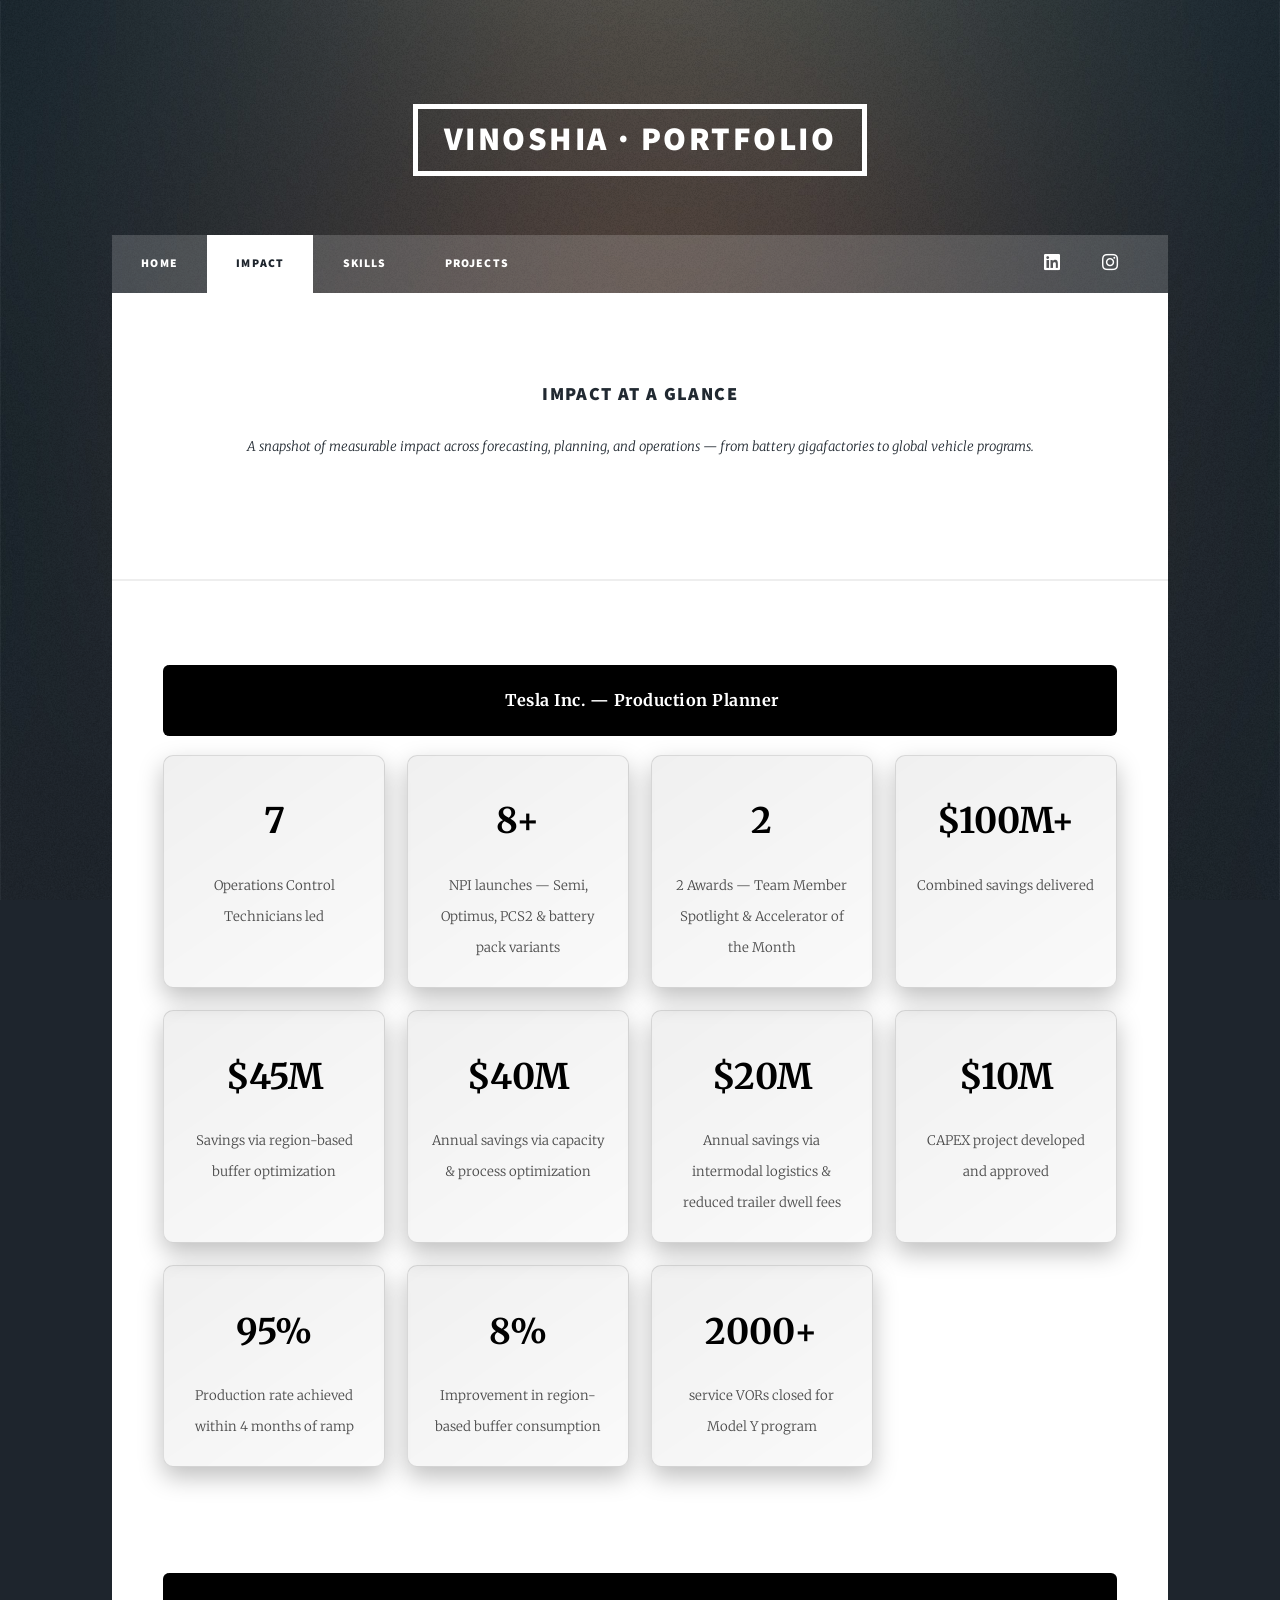
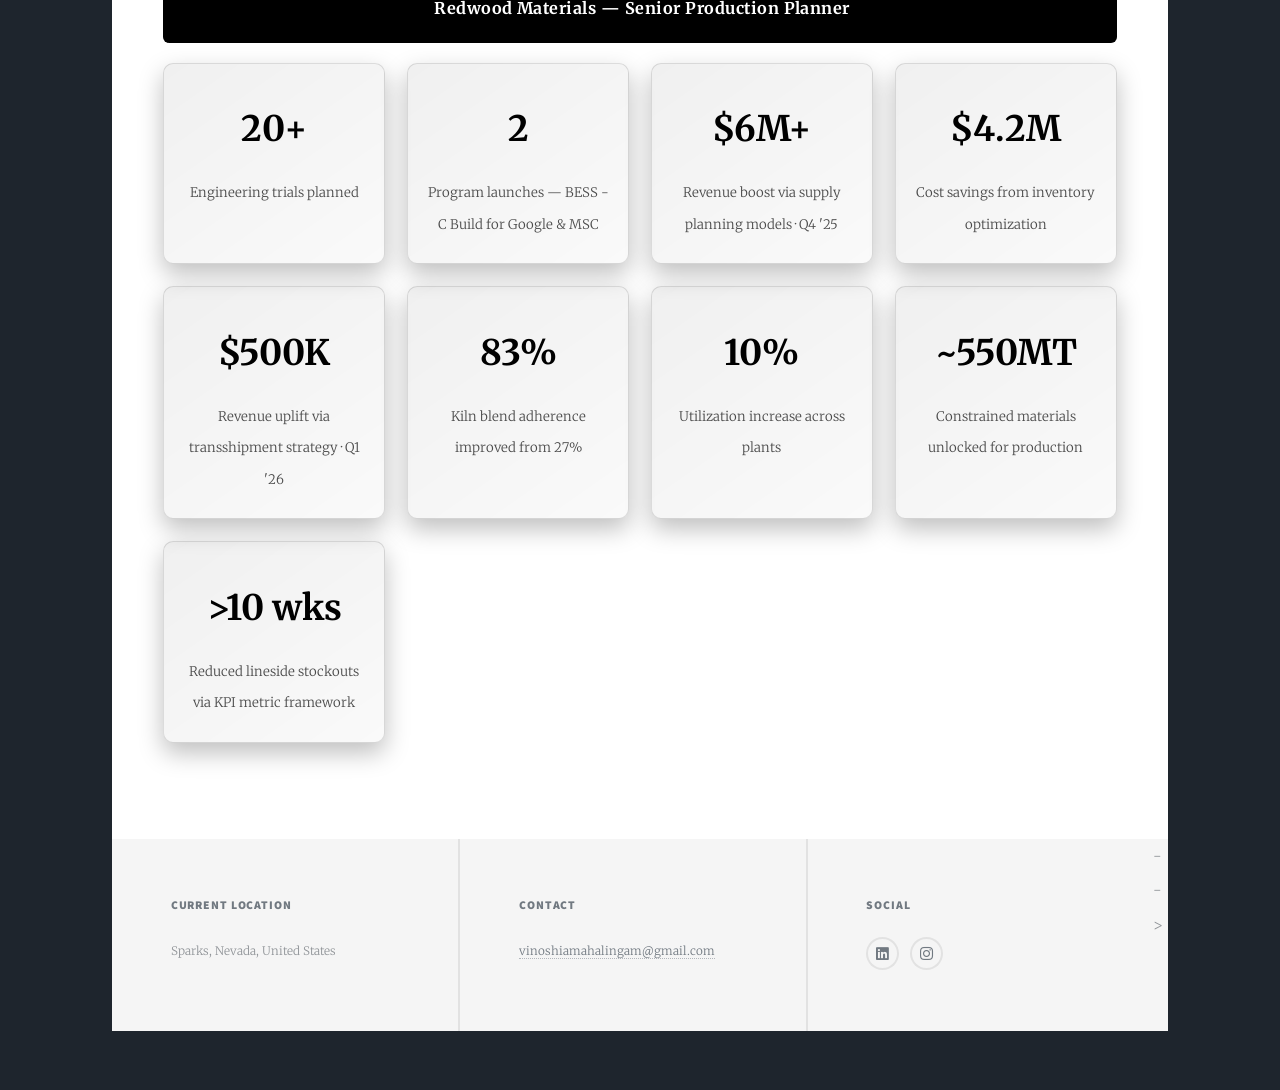
<file: impact.html>
<!DOCTYPE HTML>
<html>
<head>
  <title>Impact | Vinoshia</title>
  <meta charset="utf-8" />
  <meta name="viewport" content="width=device-width, initial-scale=1, user-scalable=no" />

  <!-- Main Theme -->
  <link rel="stylesheet" href="assets/css/main.css" />
  <noscript><link rel="stylesheet" href="assets/css/noscript.css" /></noscript>

  <!-- Custom Styles -->
  <link rel="stylesheet" href="assets/css/impact.css" />
</head>

<body class="is-preload">
<div id="wrapper" class="fade-in">

  <!-- Header -->
  <header id="header">
    <a href="index.html" class="logo">Vinoshia · Portfolio</a>
  </header>

  <!-- Nav -->
  <nav id="nav">
    <ul class="links">
      <li><a href="index.html">Home</a></li>
      <li class="active"><a href="impact.html">Impact</a></li>
	  <li><a href="skills.html">Skills</a></li>
      <!-- <li><a href="timeline.html">Career Timeline</a></li> -->
	  <li><a href="projects.html">Projects</a></li>
    </ul>
	<ul class="icons">
        <li><a href="https://www.linkedin.com/in/vinoshiamahalingam/" class="icon brands alt fa-linkedin"><span class="label">LinkedIn</span></a></li>
    	<li><a href="https://instagram.com/shri_vinoshia?igshid=YmMyMTA2M2Y=" class="icon brands alt fa-instagram"><span class="label">Instagram</span></a></li>
    </ul>
  </nav>

  <!-- Main -->
  <div id="main">

    <article class="post featured">
      <header class="major">
        <h3>Impact at a Glance</h3>
        <p>
          A snapshot of measurable impact across forecasting, planning, and operations — from battery gigafactories to global vehicle programs.
        </p>
      </header>
    </article>

    <div id="impact-body">

<!-- Impact Stats -->
<div class="section-block">
  

  <!-- Tesla -->
  <div class="company-block">
    <div class="company-label">
      Tesla Inc. &mdash; Production Planner
    </div>

    <div class="impact-grid">
 
	  <div class="stat-card">
        <span class="number">7</span>
        <span class="label">Operations Control Technicians led</span>
      </div>

      <div class="stat-card">
        <span class="number">8+</span>
        <span class="label">NPI launches &mdash; Semi, Optimus, PCS2 &amp; battery pack variants</span>
      </div>

	  <div class="stat-card">
        <span class="number">2</span>
        <span class="label">2 Awards &mdash; Team Member Spotlight &amp; Accelerator of the Month</span>
      </div>
      
	  <div class="stat-card">
        <span class="number">$100M+</span>
        <span class="label">Combined savings delivered</span>
      </div>

      <div class="stat-card">
        <span class="number">$45M</span>
        <span class="label">Savings via region-based buffer optimization</span>
      </div>

      <div class="stat-card">
        <span class="number">$40M</span>
        <span class="label">Annual savings via capacity &amp; process optimization</span>
      </div>

      <div class="stat-card">
        <span class="number">$20M</span>
        <span class="label">Annual savings via intermodal logistics &amp; reduced trailer dwell fees</span>
      </div>

      <div class="stat-card">
        <span class="number">$10M</span>
        <span class="label">CAPEX project developed and approved</span>
      </div>

      <div class="stat-card">
        <span class="number">95%</span>
        <span class="label">Production rate achieved within 4 months of ramp</span>
      </div>

      <div class="stat-card">
        <span class="number">8%</span>
        <span class="label">Improvement in region-based buffer consumption</span>
      </div>

      <div class="stat-card">
        <span class="number">2000+</span>
        <span class="label">service VORs closed for Model Y program</span>
      </div>

     

    </div>
  </div>

  <!-- Redwood Materials -->
  <div class="company-block">
    <div class="company-label">
      Redwood Materials &mdash; Senior Production Planner
    </div>

    <div class="impact-grid">
      
      <div class="stat-card">
        <span class="number">20+</span>
        <span class="label">Engineering trials planned</span>
      </div>
	  
	  <div class="stat-card">
        <span class="number">2</span>
        <span class="label">Program launches &mdash; BESS - C Build for Google &amp; MSC</span>
      </div>
	  
	  <div class="stat-card">
        <span class="number">$6M+</span>
        <span class="label">Revenue boost via supply planning models &middot; Q4 '25</span>
      </div>

      <div class="stat-card">
        <span class="number">$4.2M</span>
        <span class="label">Cost savings from inventory optimization</span>
      </div>

      <div class="stat-card">
        <span class="number">$500K</span>
        <span class="label">Revenue uplift via transshipment strategy &middot; Q1 '26</span>
      </div>

      <div class="stat-card">
        <span class="number">83%</span>
        <span class="label">Kiln blend adherence improved from 27%</span>
      </div>

	  <div class="stat-card">
        <span class="number">10%</span>
        <span class="label">Utilization increase across plants</span>
      </div>

      <div class="stat-card">
        <span class="number">~550MT</span>
        <span class="label">Constrained materials unlocked for production</span>
      </div>
      
      <div class="stat-card">
        <span class="number">>10 wks</span>
        <span class="label">Reduced lineside stockouts via KPI metric framework</span>
      </div>

    </div>
  </div>
</div>

    </div>
  </div>

</div>
  <!-- Footer -->
					<footer id="footer">
				<!--	<section>
							<form method="post" action="#">
								<div class="fields">
									<div class="field">
										<label for="name">Name</label>
										<input type="text" name="name" id="name" />
									</div>
									<div class="field">
										<label for="email">Email</label>
										<input type="text" name="email" id="email" />
									</div>
									<div class="field">
										<label for="message">Message</label>
										<textarea name="message" id="message" rows="3"></textarea>
									</div>
								</div>
								<ul class="actions">
									<li><input type="submit" value="Send Message" /></li>
								</ul>
							</form>
						</section>
					-->		
					<!--<section class="split contact"> -->
							<section class="alt">
								<h3>Current Location</h3>
								<p>Sparks, Nevada, United States</p>
							</section>
						<!--<section>
								<h3>Phone</h3>
								<p><a href="#">(000) 000-0000</a></p>
							</section>
						-->
							<section>
								<h3>Contact</h3>
								<p><a>vinoshiamahalingam@gmail.com</a></p>
							</section>
							<section>
								<h3>Social</h3>
								<ul class="icons alt">
									<li><a href="https://www.linkedin.com/in/vinoshiamahalingam/" class="icon brands alt fa-linkedin"><span class="label">linkedin</span></a></li>
									<li><a href="https://instagram.com/shri_vinoshia?igshid=YmMyMTA2M2Y=" class="icon brands alt fa-instagram"><span class="label">Instagram</span></a></li>
							<!--	<li><a href="#" class="icon brands alt fa-facebook-f"><span class="label">Facebook</span></a></li>
									<li><a href="#" class="icon brands alt fa-github"><span class="label">GitHub</span></a></li>
							-->		
								</ul>
							</section> -->
						</section>
					</footer>

				<!-- Copyright -->
					<div id="copyright">
						<ul></ul>
					</div>

			</div>

		<!-- Scripts -->
			<script src="assets/js/jquery.min.js"></script>
			<script src="assets/js/jquery.scrollex.min.js"></script>
			<script src="assets/js/jquery.scrolly.min.js"></script>
			<script src="assets/js/browser.min.js"></script>
			<script src="assets/js/breakpoints.min.js"></script>
			<script src="assets/js/util.js"></script>
			<script src="assets/js/main.js"></script>


</body>
</html>
</file>
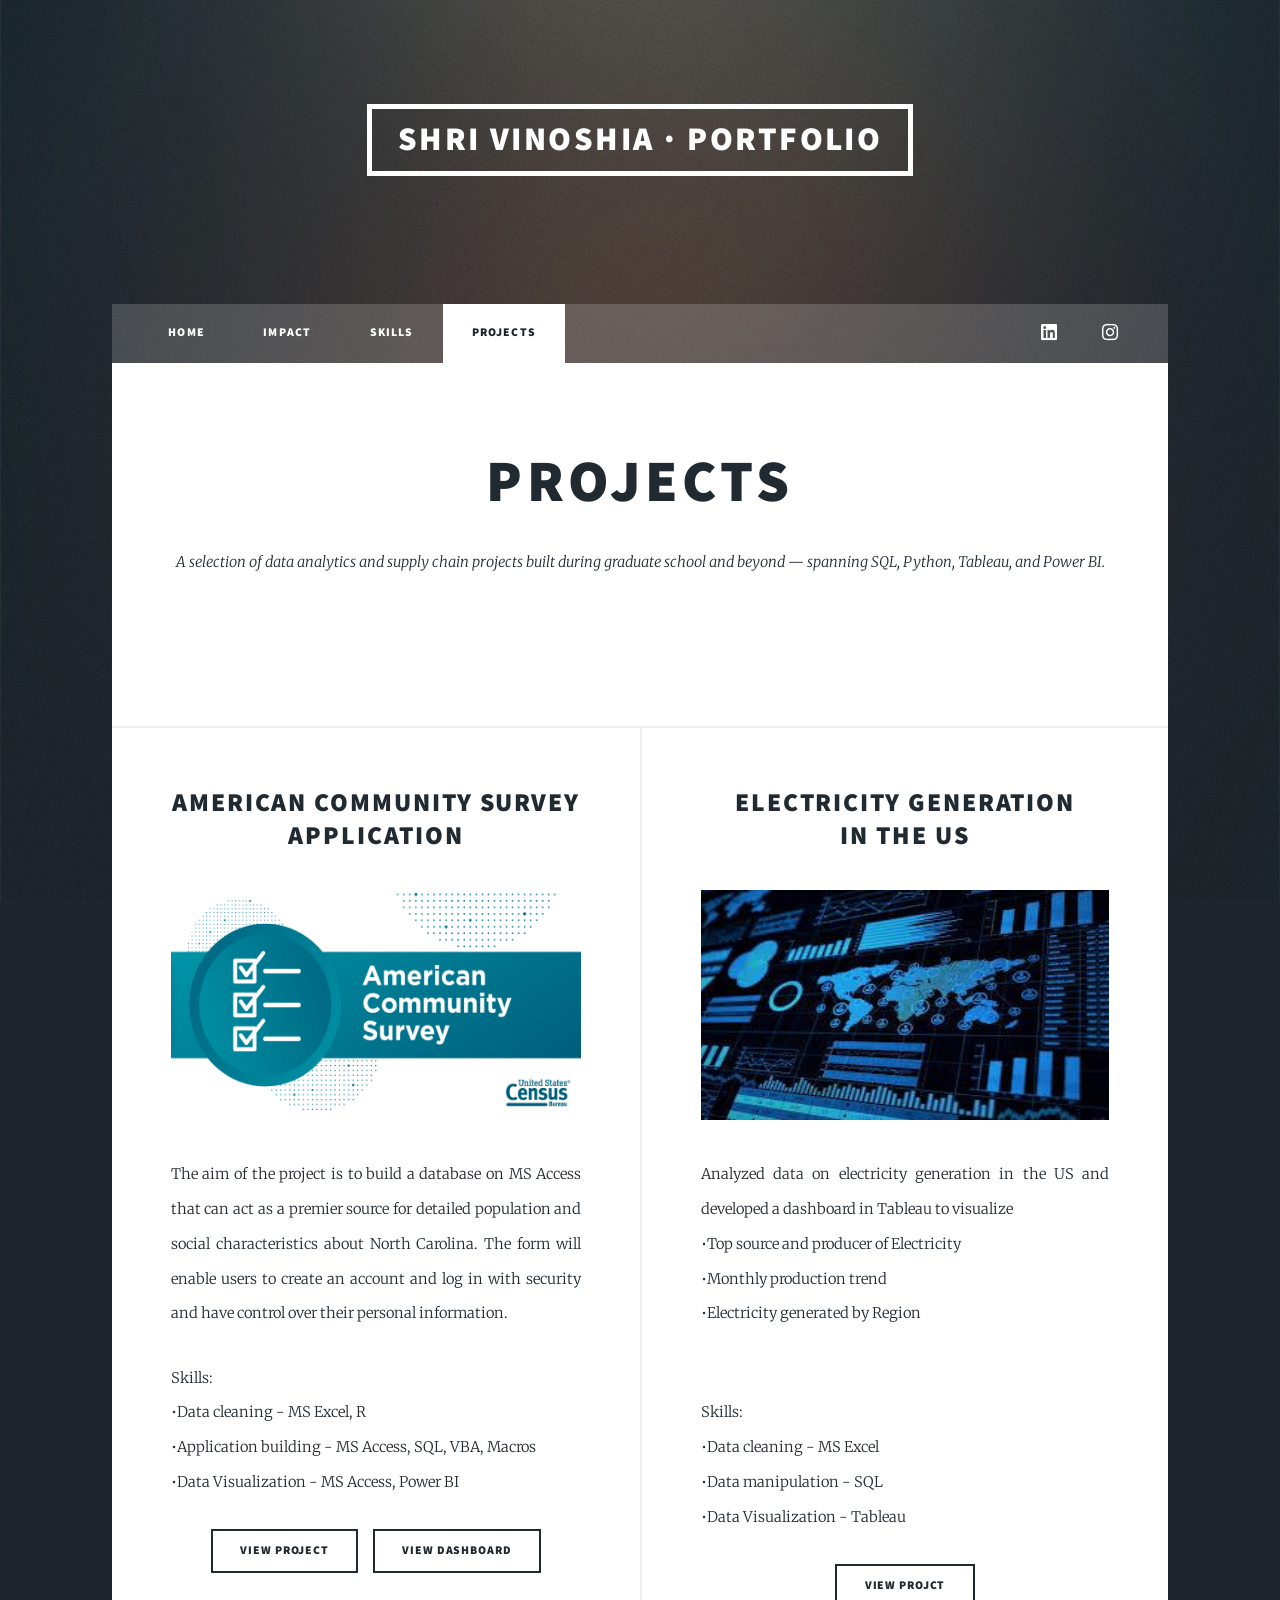
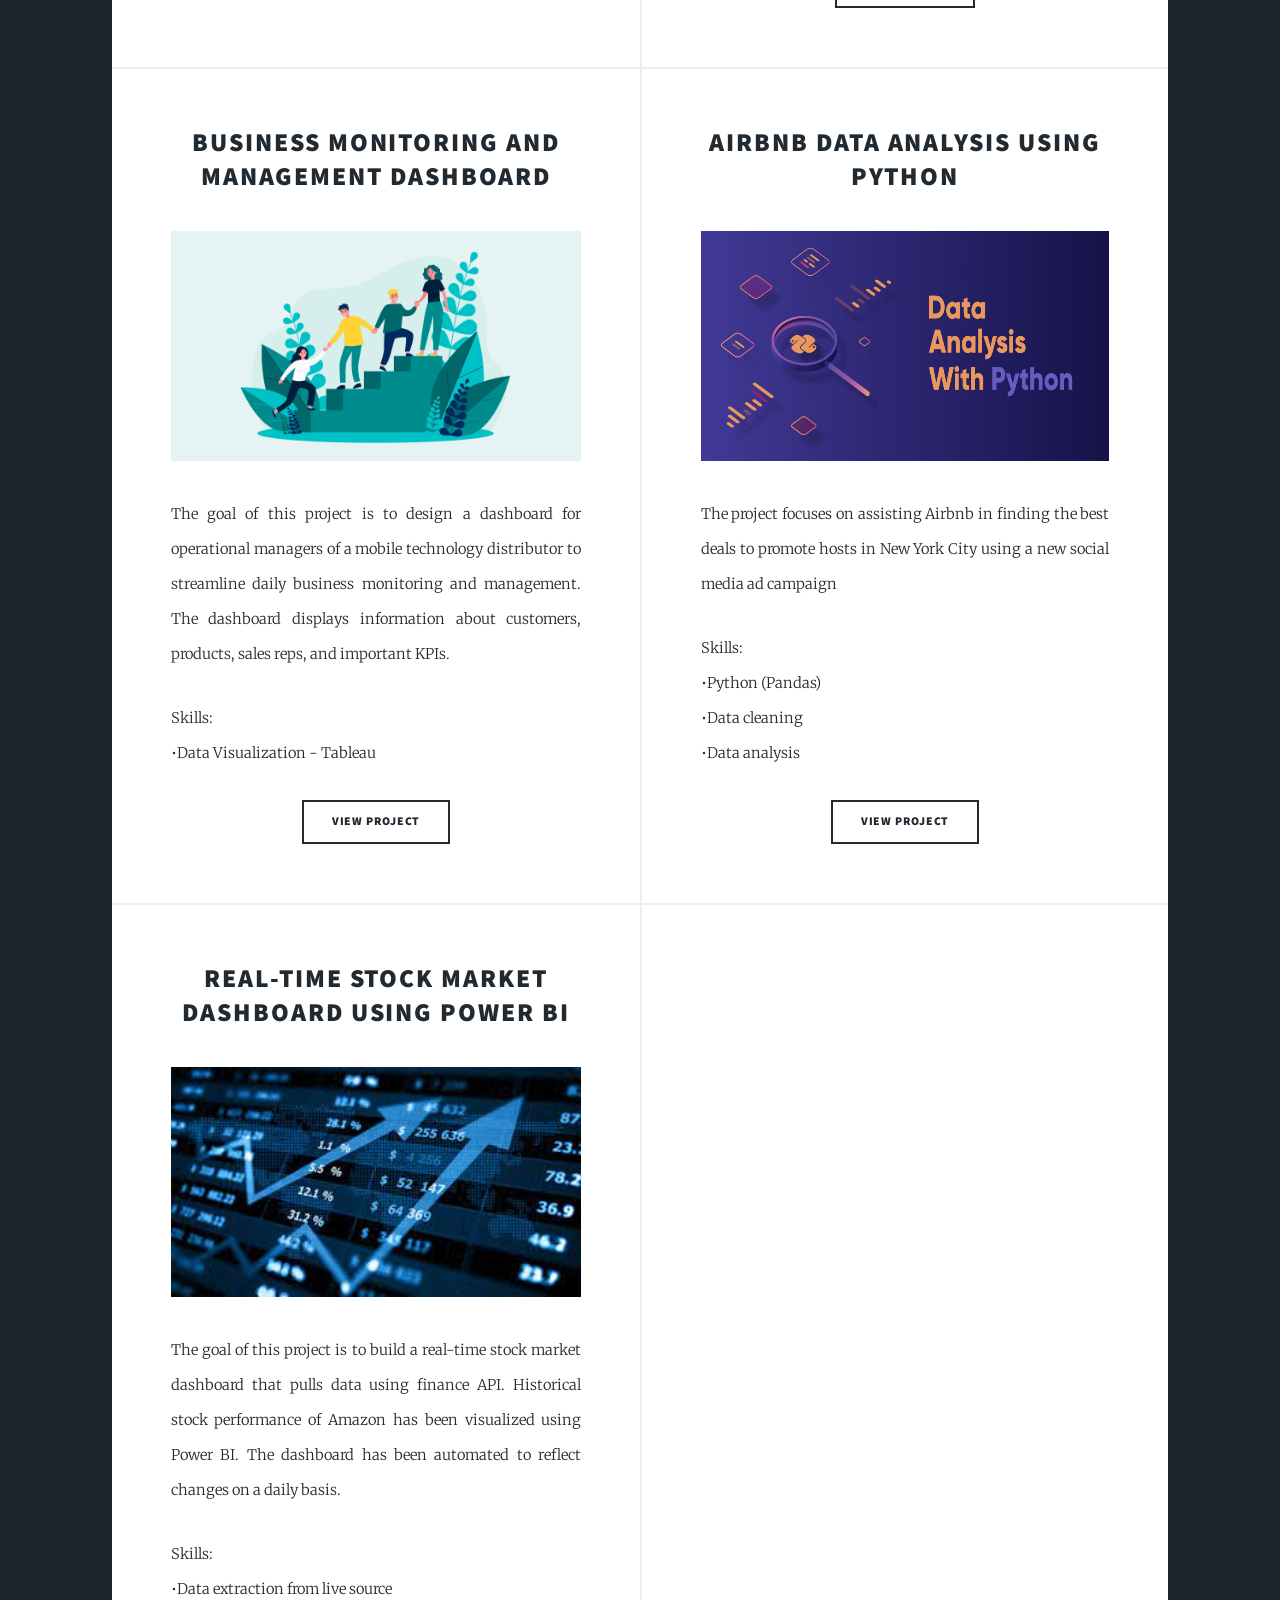
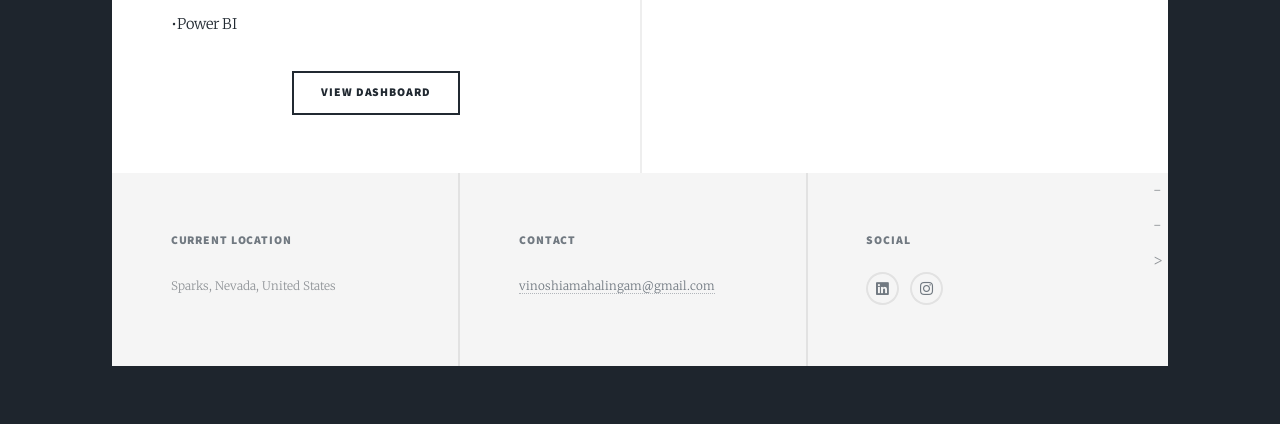
<file: projects.html>
<!DOCTYPE HTML>
<!--
	Massively by HTML5 UP
	html5up.net | @ajlkn
	Free for personal and commercial use under the CCA 3.0 license (html5up.net/license)
-->
<html>
	<head>
		<title>Projects | Vinoshia</title>
		<meta charset="utf-8" />
		<meta name="viewport" content="width=device-width, initial-scale=1, user-scalable=no" />
		<link rel="stylesheet" href="assets/css/main.css" />
		<noscript><link rel="stylesheet" href="assets/css/noscript.css" /></noscript>
	</head>
	<body class="is-preload">

		<!-- Wrapper -->
			<div id="wrapper" class="fade-in">

				<!-- Intro -->
			<!--   <div id="intro">
						<h1>PROJECTS</h1>
						<p>A selection of data analytics and supply chain projects built during graduate school and beyond — spanning SQL, Python, Tableau, and Power BI.</p>
						<ul class="actions">
							<li><a href="#header" class="button icon solid solo fa-arrow-down scrolly">Continue</a></li>
						</ul>
					</div>
			-->
				<!-- Header -->
  			<header id="header">
    			<a href="index.html" class="logo">Shri Vinoshia &middot; Portfolio</a>
  			</header>


				<!-- Nav -->
  				<nav id="nav">
    				<ul class="links">
					<li><a href="index.html">Home</a></li>
					<li><a href="impact.html">Impact</a></li>
					<li><a href="skills.html">Skills</a></li>
					<!-- <li><a href="timeline.html">Career Timeline</a></li> -->
					<li class="active"><a href="projects.html">Projects</a></li>      				
    				</ul>
    				<ul class="icons">
     			    <li><a href="https://www.linkedin.com/in/vinoshiamahalingam/" class="icon brands alt fa-linkedin"><span class="label">LinkedIn</span></a></li>
      				<li><a href="https://instagram.com/shri_vinoshia?igshid=YmMyMTA2M2Y=" class="icon brands alt fa-instagram"><span class="label">Instagram</span></a></li>
    				</ul>
 				 </nav>
				
				<!-- Main -->
					<div id="main">

						<!-- Featured Post -->
							<article class="post featured">
								<header class="major">
									<!-- <span class="date">April 25, 2017</span> -->
									<h2><a>Projects</a></h2>
									<p>A selection of data analytics and supply chain projects built during graduate school and beyond — spanning SQL, Python, Tableau, and Power BI.</p>
								</header>
								<ul class="actions special">
									<!-- <li><a href="#" class="button large">Full Story</a></li> -->
								</ul>
							</article>

						<!-- Posts -->
							<section class="posts">
								<article>
									<header>
										<!-- <span class="date">April 24, 2017</span> -->
										<h2><a>American Community Survey Application</a></h2>
									</header>
									<a class="image fit"><img src="images/American Community Survey Image.png" height="230" width="400" alt="" /></a>
									<p>The aim of the project is to build a database on MS Access that can act as a premier source for detailed population 
									and social characteristics about North Carolina. The form will enable users to create an account and log in with security 
									and have control over their personal information.</p>
									<p> Skills:
										<br>•Data cleaning - MS Excel, R
										<br>•Application building - MS Access, SQL, VBA, Macros 
										<br>•Data Visualization - MS Access, Power BI
									</p>
									<ul class="actions special">
										<li><a href="https://docs.google.com/presentation/d/16ybTaKdkmr2Wwn_pItIhjHbSFK5j1Ei2/edit?usp=sharing&ouid=113682235800723260116&rtpof=true&sd=true" class="button">View Project</a></li>
										<li><a href="https://app.powerbi.com/view?r=eyJrIjoiMDVkZDMzYzEtMWEwMi00MTc0LTgxZTYtNGE4Njc1OTMxNDAwIiwidCI6IjgwZjIzZjRhLTkxYTQtNDU2Ni04ZGIxLTNiY2FiYjIxZDFjYiIsImMiOjF9&pageName=ReportSectiond90e3d8eb3181e5e1690" class="button">View Dashboard</a></li>
									</ul>
								</article>
								<article>
									<header>
										<!-- <span class="date">April 22, 2017</span> -->
										<h2><a>Electricity Generation <br>in the US</a></h2>
									</header>
									<a class="image fit"><img src="images/Tableau Image.jpeg" height="230" width="400" alt="" /></a>
									<p>Analyzed data on electricity generation in the US and developed a dashboard in Tableau to visualize
										<br>•Top source and producer of Electricity
										<br>•Monthly production trend
										<br>•Electricity generated by Region 
									</p><br>
									<p> Skills:
										<br>•Data cleaning - MS Excel
										<br>•Data manipulation - SQL
										<br>•Data Visualization - Tableau
									</p>
									<ul class="actions special">
										<li><a href="https://public.tableau.com/shared/JDT5KC6J8?:display_count=n&:origin=viz_share_link" class="button">View Projct</a></li>
									</ul>
								</article>
								<article>
									<header>
										<!-- <span class="date">April 18, 2017</span> -->
										<h2><a>Business Monitoring and Management Dashboard</a></h2>
									</header>
									<a class="image fit"><img src="images/Proj3_image.jpg" height="230" width="400" alt="" /></a>
									<p>The goal of this project is to design a dashboard for operational managers of a mobile technology distributor to 
										streamline daily business monitoring and management. The dashboard displays information about customers, 
										products, sales reps, and important KPIs.</p>
									<p> Skills:
										<br>•Data Visualization - Tableau
									</p>
									<ul class="actions special">
										<li><a href="https://public.tableau.com/shared/FF7HH856J?:display_count=n&:origin=viz_share_link" class="button">View Project</a></li>
									</ul>
								</article>
								<article>
								<header>
									<h2><a>AirBnb Data Analysis using Python</a></h2>
									</header>
									<a class="image fit"><img src="images\Data-Analysis-with-Python.png" height="230" width="400" alt="" /></a>
									<p>The project focuses on assisting Airbnb in finding the best deals to promote hosts in
										New York City using a new social media ad campaign</p>
									<p> Skills:
										<br>•Python (Pandas)
										<br>•Data cleaning
										<br>•Data analysis
									</p>
									<ul class="actions special">
										<li><a href="PythonProject.html" class="button">View Project</a></li>
									</ul>
								</article> 
								<article>
									<header>
										<h2><a>Real-time Stock Market Dashboard using Power BI</a></h2>
									</header>
									<a class="image fit"><img src="images/stock market.jpeg" height="230" width="400" alt="" /></a>
									<p>The goal of this project is to build a real-time stock market dashboard that pulls data using finance API. Historical stock 
									performance of Amazon has been visualized using Power BI. The dashboard has been automated to reflect changes on a daily basis. </p>
									<p> Skills:
										<br>•Data extraction from live source
										<br>•Power BI
									</p>
									<ul class="actions special">
										<li><a href="https://app.powerbi.com/view?r=eyJrIjoiNTM5OWQ1MzMtNTI0ZS00MjI5LTg5OGUtYmI1YjkwYjE1MGY1IiwidCI6IjgwZjIzZjRhLTkxYTQtNDU2Ni04ZGIxLTNiY2FiYjIxZDFjYiIsImMiOjF9&pageName=ReportSection" class="button">View Dashboard</a></li>
									</ul>
								</article>
								<article>

								</article>
								<!-- <article>
									<header>
										<span class="date">April 11, 2017</span>
										<h2><a href="#">Odio magna<br />
										sed consectetur</a></h2>
									</header>
									<a href="#" class="image fit"><img src="images/pic06.jpg" alt="" /></a>
									<p>Donec eget ex magna. Interdum et malesuada fames ac ante ipsum primis in faucibus. Pellentesque venenatis dolor imperdiet dolor mattis sagittis magna etiam.</p>
									<ul class="actions special">
										<li><a href="#" class="button">Full Story</a></li>
									</ul>
								</article> -->
								<!-- <article>
									<header>
										<span class="date">April 7, 2017</span>
										<h2><a href="#">Augue lorem<br />
										primis vestibulum</a></h2>
									</header>
									<a href="#" class="image fit"><img src="images/pic07.jpg" alt="" /></a>
									<p>Donec eget ex magna. Interdum et malesuada fames ac ante ipsum primis in faucibus. Pellentesque venenatis dolor imperdiet dolor mattis sagittis magna etiam.</p>
									<ul class="actions special">
										<li><a href="#" class="button">Full Story</a></li>
									</ul>
								</article> -->
							</section>

						<!-- Footer -->
						<!--	<footer>
								<div class="pagination">
									<a href="#" class="previous">Prev</a>
									<a href="#" class="page active">1</a>
									<a href="#" class="page">2</a>
									<a href="#" class="page">3</a>
									<span class="extra">&hellip;</span>
									<a href="#" class="page">8</a>
									<a href="#" class="page">9</a>
									<a href="#" class="page">10</a>
									<a href="#" class="next">Next</a>
								</div> 
							</footer> -->

					</div>

				<!-- Footer -->
					<footer id="footer">
				<!--	<section>
							<form method="post" action="#">
								<div class="fields">
									<div class="field">
										<label for="name">Name</label>
										<input type="text" name="name" id="name" />
									</div>
									<div class="field">
										<label for="email">Email</label>
										<input type="text" name="email" id="email" />
									</div>
									<div class="field">
										<label for="message">Message</label>
										<textarea name="message" id="message" rows="3"></textarea>
									</div>
								</div>
								<ul class="actions">
									<li><input type="submit" value="Send Message" /></li>
								</ul>
							</form>
						</section>
					-->		
					<!--<section class="split contact"> -->
							<section class="alt">
								<h3>Current Location</h3>
								<p>Sparks, Nevada, United States</p>
							</section>
						<!--<section>
								<h3>Phone</h3>
								<p><a href="#">(000) 000-0000</a></p>
							</section>
						-->
							<section>
								<h3>Contact</h3>
								<p><a>vinoshiamahalingam@gmail.com</a></p>
							</section>
							<section>
								<h3>Social</h3>
								<ul class="icons alt">
									<li><a href="https://www.linkedin.com/in/vinoshiamahalingam/" class="icon brands alt fa-linkedin"><span class="label">linkedin</span></a></li>
									<li><a href="https://instagram.com/shri_vinoshia?igshid=YmMyMTA2M2Y=" class="icon brands alt fa-instagram"><span class="label">Instagram</span></a></li>
							<!--	<li><a href="#" class="icon brands alt fa-facebook-f"><span class="label">Facebook</span></a></li>
									<li><a href="#" class="icon brands alt fa-github"><span class="label">GitHub</span></a></li>
							-->		
								</ul>
							</section> -->
						</section>
					</footer>

				<!-- Copyright -->
					<div id="copyright">
						<ul></ul>
					</div>

			</div>

		<!-- Scripts -->
			<script src="assets/js/jquery.min.js"></script>
			<script src="assets/js/jquery.scrollex.min.js"></script>
			<script src="assets/js/jquery.scrolly.min.js"></script>
			<script src="assets/js/browser.min.js"></script>
			<script src="assets/js/breakpoints.min.js"></script>
			<script src="assets/js/util.js"></script>
			<script src="assets/js/main.js"></script>

	</body>
</html>
</file>
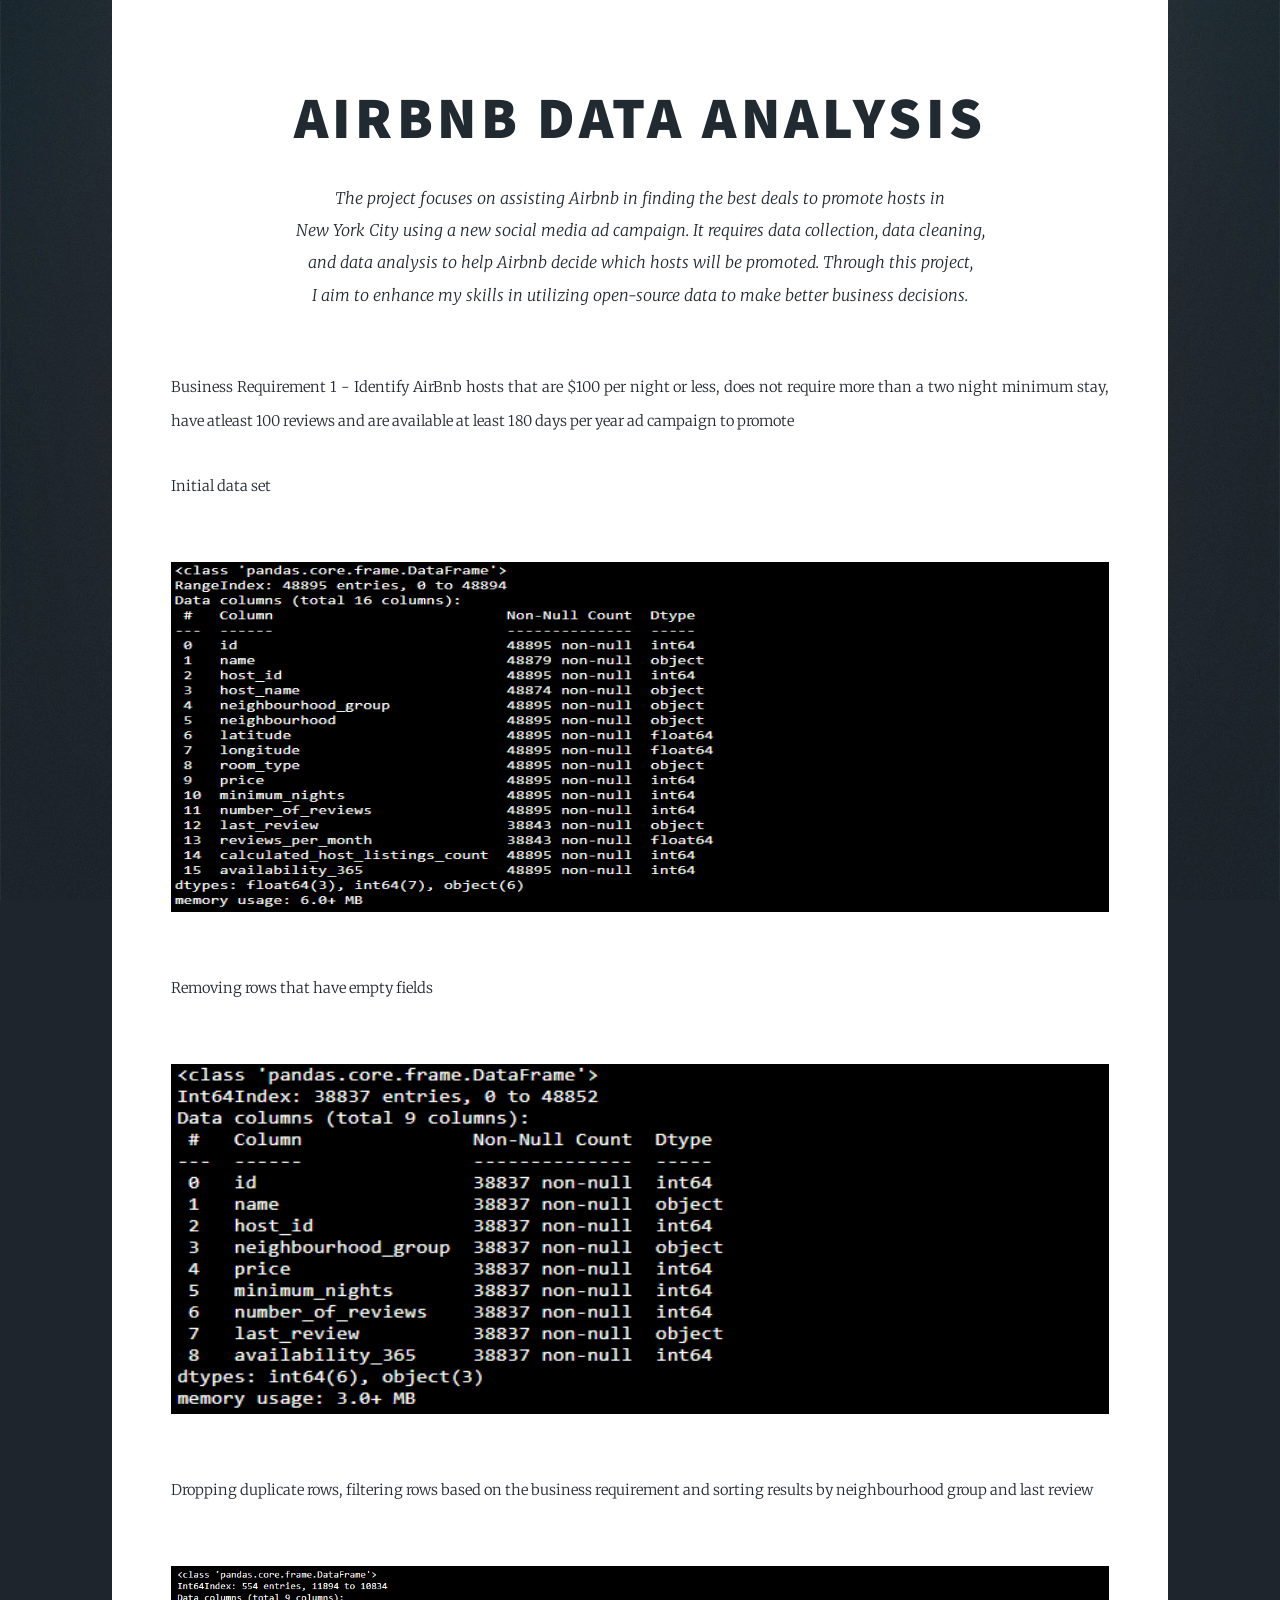
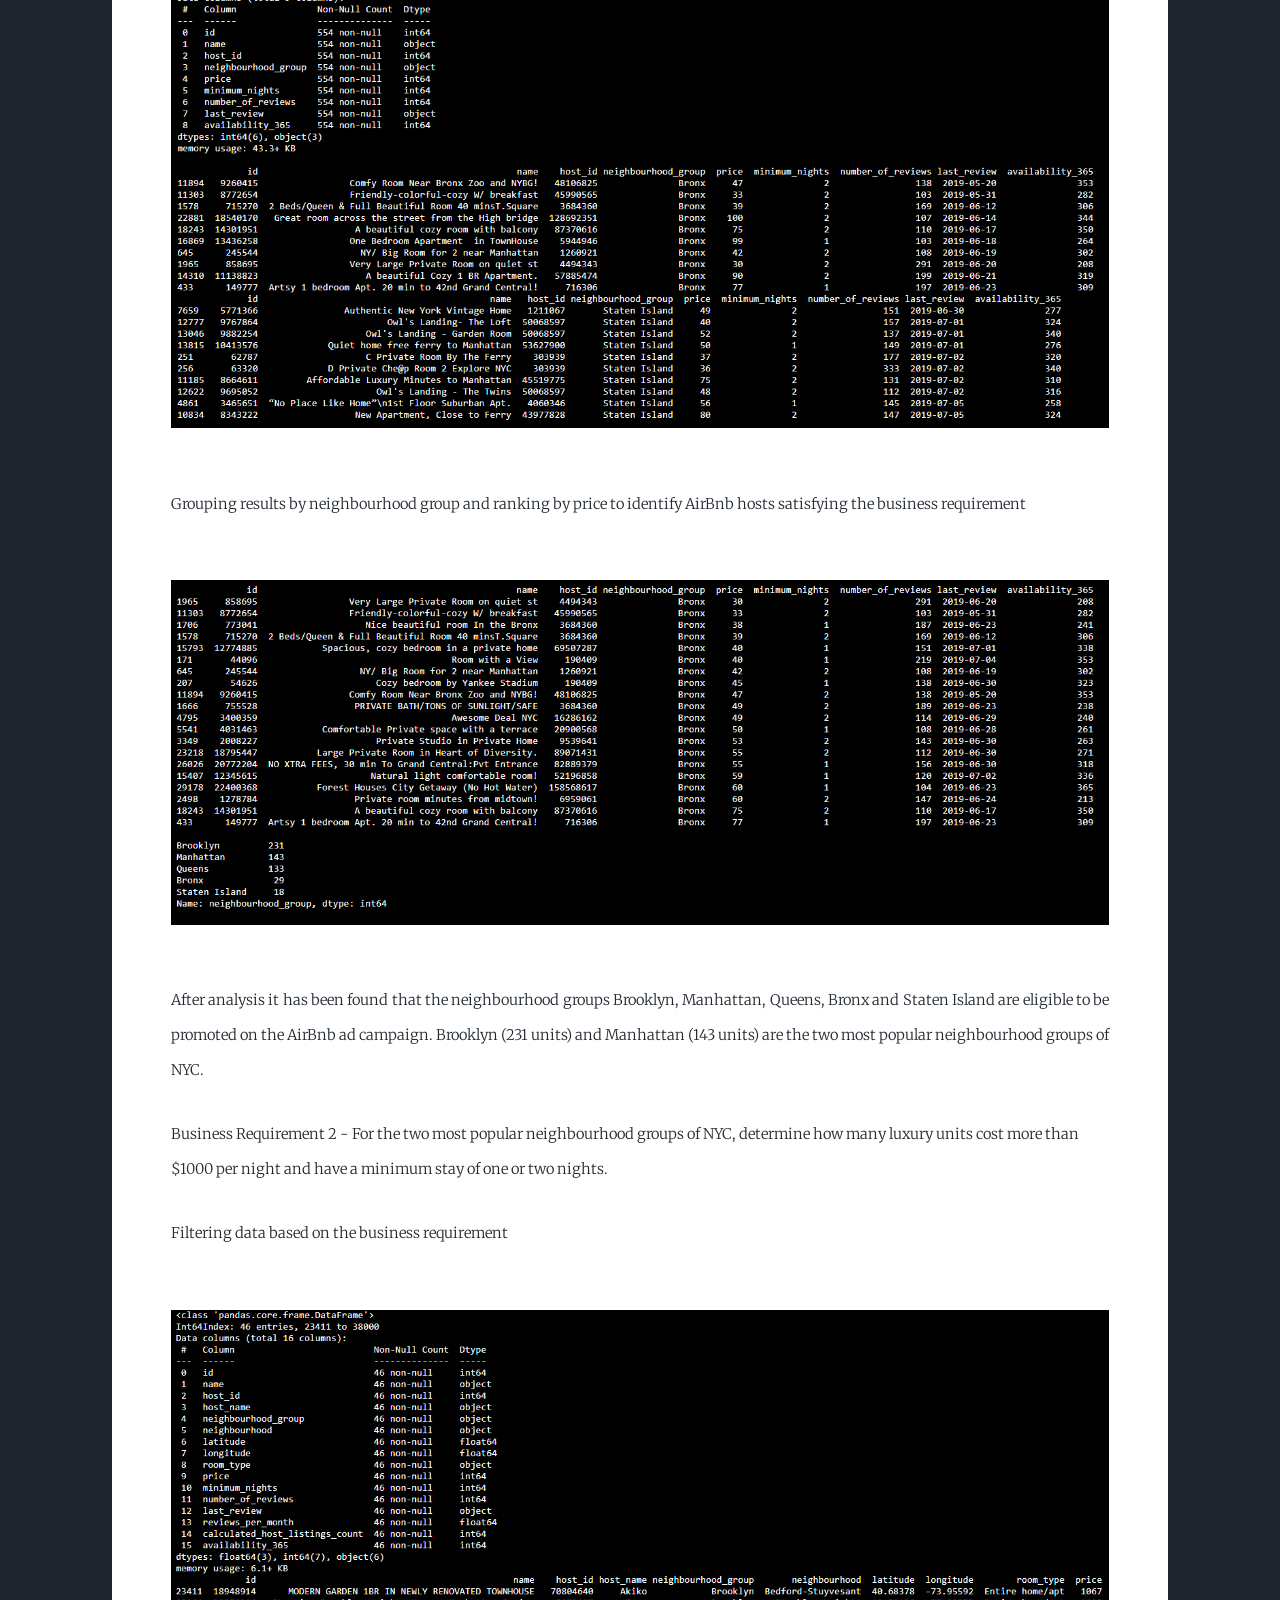
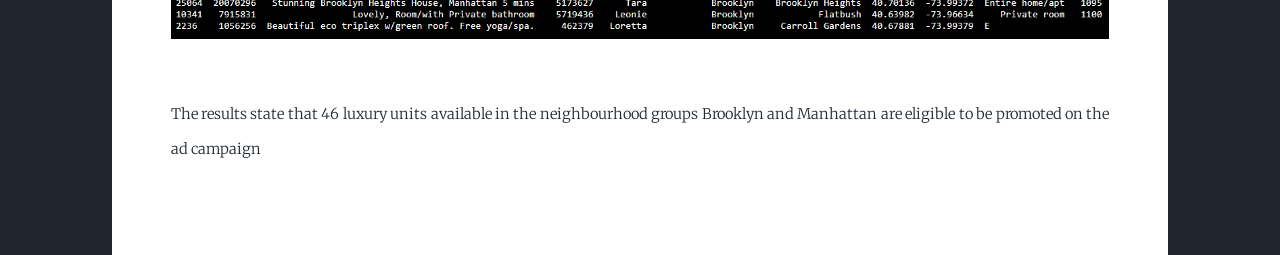
<file: PythonProject.html>
<!DOCTYPE HTML>

<html>
	<head>
		<title>AirBnb Data Analysis</title>
		<meta charset="utf-8" />
		<meta name="viewport" content="width=device-width, initial-scale=1, user-scalable=no" />
		<link rel="stylesheet" href="assets/css/main.css" />
		<noscript><link rel="stylesheet" href="assets/css/noscript.css" /></noscript>
	</head>
	<body class="is-preload">

		<!-- Wrapper -->
			<div id="wrapper">

				<!-- Header -->
					

	<!--			
					<nav id="nav">
						<ul class="links">
							<li><a>AirBnb Data Analysis</a></li>
							<li class="active"><a href="generic.html">Generic Page</a></li>
							<li><a href="elements.html">Elements Reference</a></li>
						</ul>
						<ul class="icons">
							<li><a href="#" class="icon brands fa-twitter"><span class="label">Twitter</span></a></li>
							<li><a href="#" class="icon brands fa-facebook-f"><span class="label">Facebook</span></a></li>
							<li><a href="#" class="icon brands fa-instagram"><span class="label">Instagram</span></a></li>
							<li><a href="#" class="icon brands fa-github"><span class="label">GitHub</span></a></li>
						</ul>
					</nav>
	-->				
				<!-- Main -->
					<div id="main">

						<!-- Post -->
							<section class="post">
								<header class="major">
									<h1>AirBnb Data Analysis</h1>
									<p>The project focuses on assisting Airbnb in finding the best deals to promote hosts in <br />New York City using a new 
										social media ad campaign. It requires data collection, data cleaning, <br />and data analysis to help Airbnb decide which 
										hosts will be promoted. Through this project, <br />I aim to enhance my skills in utilizing open-source data to make better 
										business decisions.</p>
								</header>
								<p>Business Requirement 1 - Identify AirBnb hosts that are $100 per night or less, does not require more than a two night minimum stay, have atleast 100 reviews and are available at least 180 days per year
									ad campaign to promote
								<p>Initial data set</p>
								<div class="image main"><img src="images\Airbnb_1_updated.png" height="350" width="400" alt="" /></div>
								<p>Removing rows that have empty fields</p>
								<div class="image main"><img src="images\Airbnb_2_updated.png"  height="350" width="400" alt="" /></div>
								<p>Dropping duplicate rows, filtering rows based on the business requirement and sorting results by neighbourhood group and last review</p>
								<div class="image main"><img src="images\Airbnb_4_updated.jpg.png"  alt="" /></div>
								<p>Grouping results by neighbourhood group and ranking by price to identify AirBnb hosts satisfying the business requirement</p>
								<div class="image main"><img src="images\Airbnb_3_updated.png"  alt="" /></div>
								<p>After analysis it has been found that the neighbourhood groups Brooklyn, Manhattan, Queens, Bronx and Staten Island are eligible to be promoted on the AirBnb ad campaign. 
									Brooklyn (231 units) and Manhattan (143 units) are the two most popular neighbourhood groups of NYC. 
								</p>
								Business Requirement 2 - For the two most popular neighbourhood groups of NYC, determine how many luxury units cost more than $1000 per night and have a minimum stay of one or two nights.</p>
								<p>Filtering data based on the business requirement</p>
								<div class="image main"><img src="images\Airbnb_5_updated.png" alt="" /></div>
								
								<p>The results state that 46 luxury units available in the neighbourhood groups Brooklyn and Manhattan are eligible to be promoted on the ad campaign</p>
								
							</section>

					</div>
			</div>

		<!-- Scripts -->
			<script src="assets/js/jquery.min.js"></script>
			<script src="assets/js/jquery.scrollex.min.js"></script>
			<script src="assets/js/jquery.scrolly.min.js"></script>
			<script src="assets/js/browser.min.js"></script>
			<script src="assets/js/breakpoints.min.js"></script>
			<script src="assets/js/util.js"></script>
			<script src="assets/js/main.js"></script>

	</body>
</html>
</file>
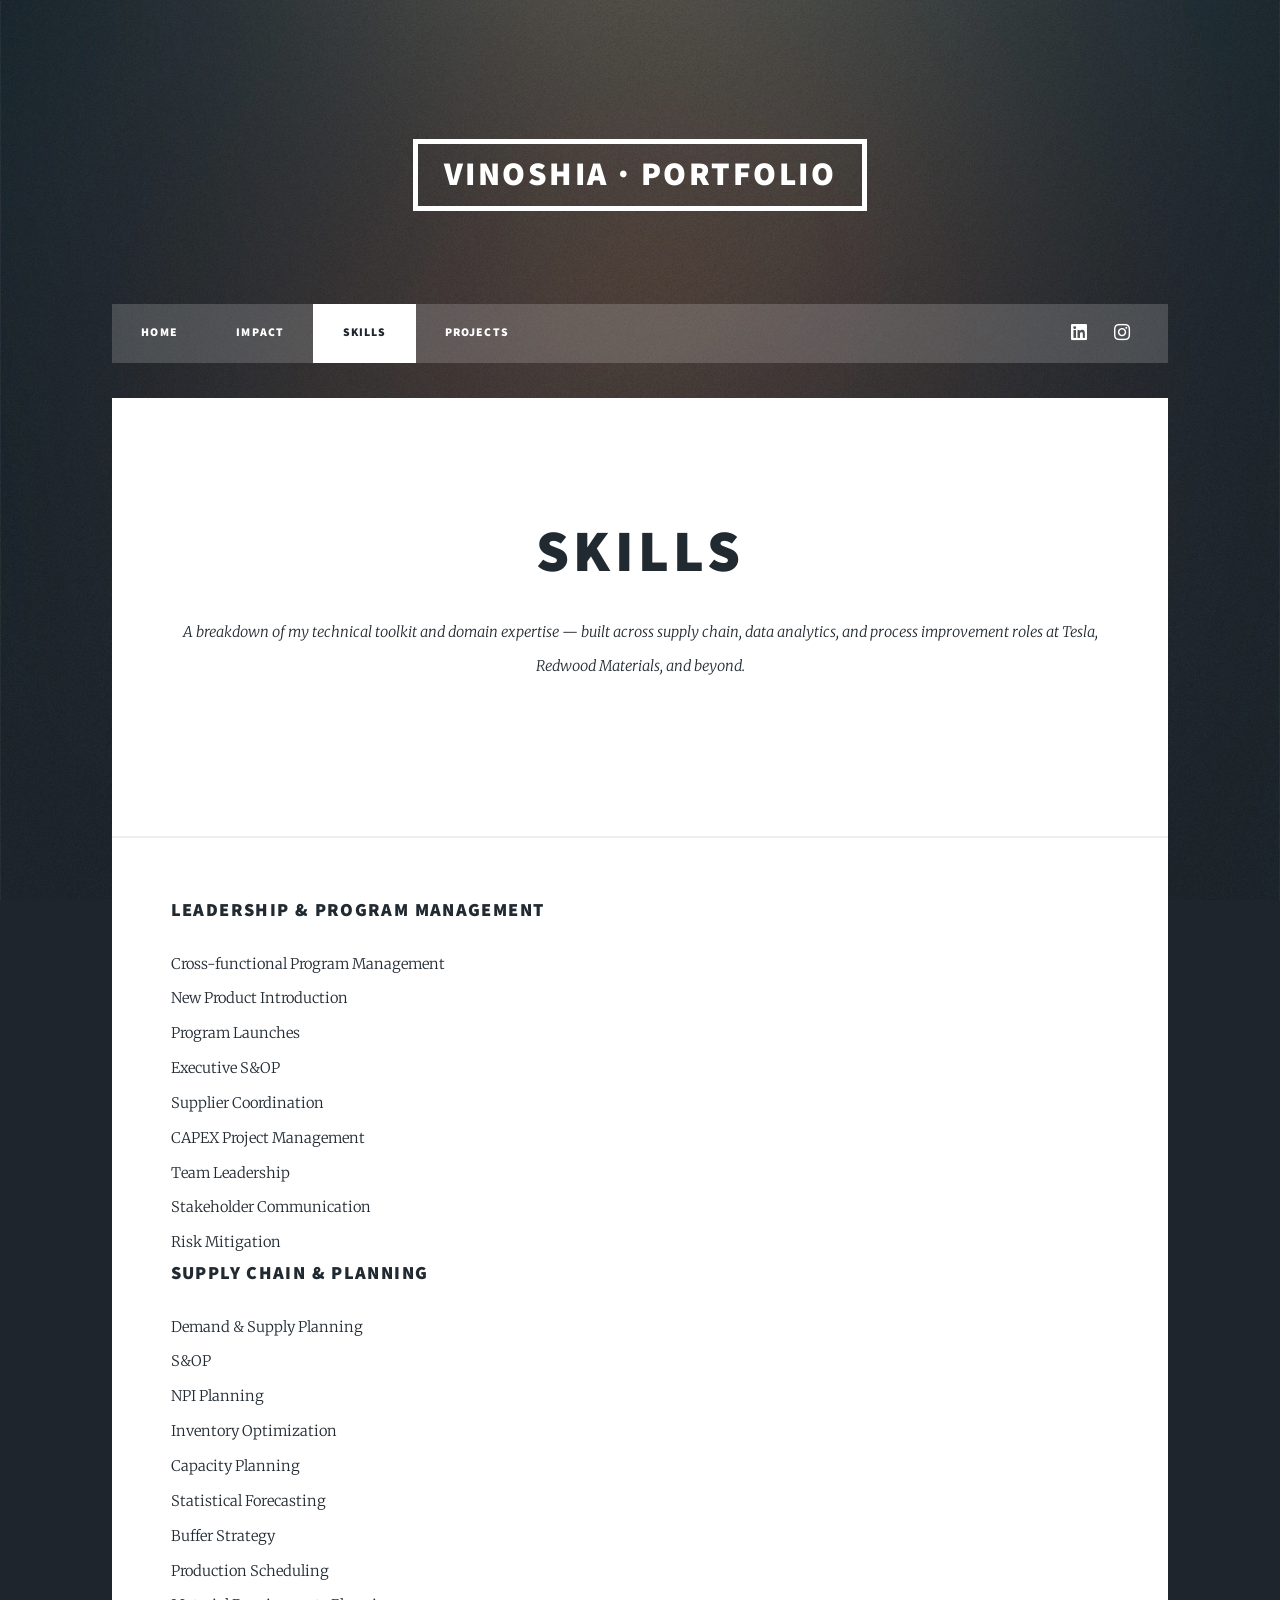
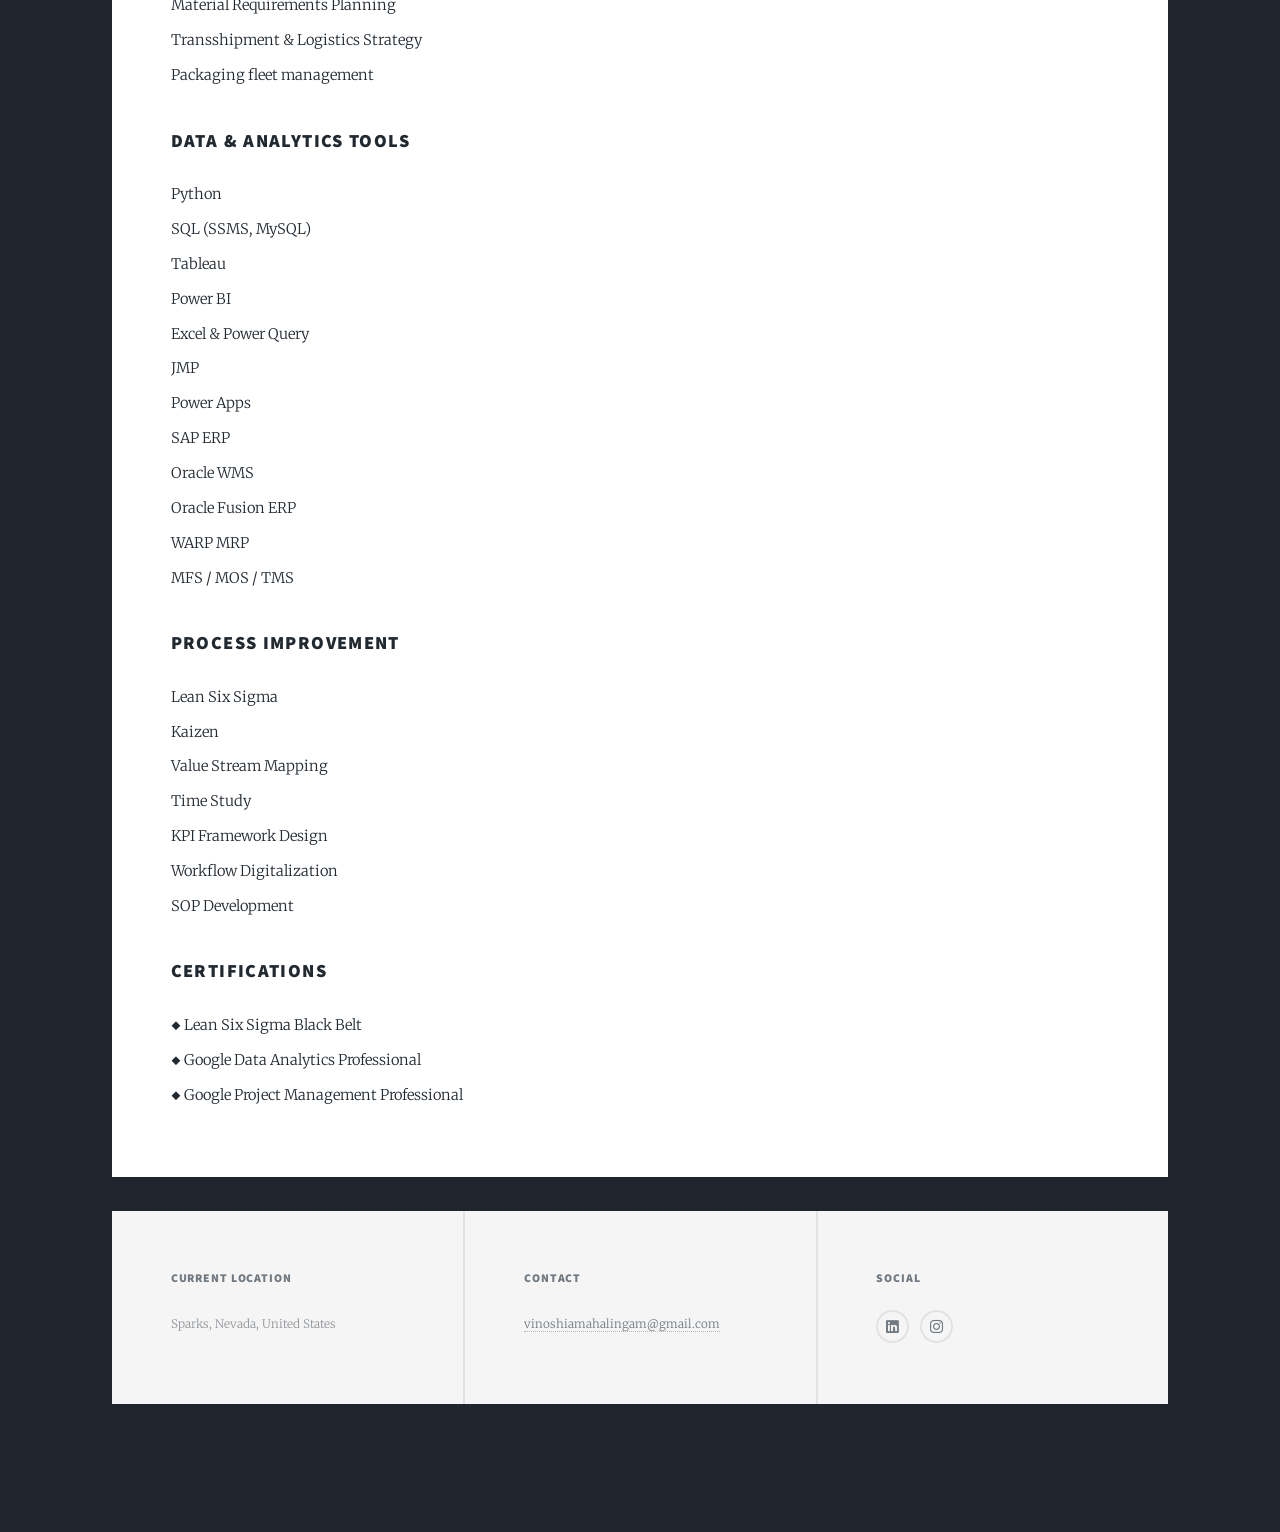
<file: skills.html>
<!DOCTYPE HTML>
<html>
<head>
<title>Skills | Vinoshia</title>
<meta charset="utf-8" />
<meta name="viewport" content="width=device-width, initial-scale=1, user-scalable=no" />
<link rel="stylesheet" href="assets/css/main.css" />
<link rel="stylesheet" href="assets/css/skills.css" />
<noscript><link rel="stylesheet" href="assets/css/noscript.css" /></noscript>
</head>
<body class="is-preload">
<div id="wrapper" class="fade-in">
 
<header id="header">
<a href="index.html" class="logo">Vinoshia &middot; Portfolio</a>
</header>
 
<nav id="nav">
<ul class="links">
<li><a href="index.html">Home</a></li>
<li><a href="impact.html">Impact</a></li>
<li class="active"><a href="skills.html">Skills</a></li>
<!-- <li><a href="timeline.html">Career Timeline</a></li> -->
<li><a href="projects.html">Projects</a></li>
</ul>
<ul class="icons">
<li><a href="https://www.linkedin.com/in/vinoshiamahalingam/" class="icon brands alt fa-linkedin"><span class="label">LinkedIn</span></a></li>
<li><a href="https://instagram.com/shri_vinoshia?igshid=YmMyMTA2M2Y=" class="icon brands alt fa-instagram"><span class="label">Instagram</span></a></li>
</ul>
</nav>
 
<div id="main">
 
<article class="post featured">
<header class="major">
<h2>Skills</h2>
<p>A breakdown of my technical toolkit and domain expertise &mdash; built across supply chain,
data analytics, and process improvement roles at Tesla, Redwood Materials, and beyond.</p>
</header>
</article>
 
<div id="skills-body">

<!-- Leadership & Program Management -->
<div class="skill-section">
<h3>Leadership &amp; Program Management</h3>
<div class="skill-grid">
<div class="skill-card"><span class="skill-name">Cross-functional Program Management</span></div>
<div class="skill-card"><span class="skill-name">New Product Introduction</span></div>
<div class="skill-card"><span class="skill-name">Program Launches</span></div>
<div class="skill-card"><span class="skill-name">Executive S&amp;OP</span></div>
<div class="skill-card"><span class="skill-name">Supplier Coordination</span></div>
<div class="skill-card"><span class="skill-name">CAPEX Project Management</span></div>
<div class="skill-card"><span class="skill-name">Team Leadership</span></div>
<div class="skill-card"><span class="skill-name">Stakeholder Communication</span></div>
<div class="skill-card"><span class="skill-name">Risk Mitigation</span></div>
</div>
</div>
  
<!-- Supply Chain & Planning -->
<div class="skill-section">
<h3>Supply Chain &amp; Planning</h3>
<div class="skill-grid">
<div class="skill-card"><span class="skill-name">Demand &amp; Supply Planning</span></div>
<div class="skill-card"><span class="skill-name">S&amp;OP</span></div>
<div class="skill-card"><span class="skill-name">NPI Planning</span></div>
<div class="skill-card"><span class="skill-name">Inventory Optimization</span></div>
<div class="skill-card"><span class="skill-name">Capacity Planning</span></div>
<div class="skill-card"><span class="skill-name">Statistical Forecasting</span></div>
<div class="skill-card"><span class="skill-name">Buffer Strategy</span></div>
<div class="skill-card"><span class="skill-name">Production Scheduling</span></div>
<div class="skill-card"><span class="skill-name">Material Requirements Planning</span></div>
<div class="skill-card"><span class="skill-name">Transshipment &amp; Logistics Strategy</span></div>
<div class="skill-card"><span class="skill-name">Packaging fleet management</span></div>
</div>
</div>
 
<!-- Data & Analytics Tools -->
<div class="skill-section">
<h3>Data &amp; Analytics Tools</h3>
<div class="skill-grid">
<div class="skill-card"><span class="skill-name">Python</span></div>
<div class="skill-card"><span class="skill-name">SQL (SSMS, MySQL)</span></div>
<div class="skill-card"><span class="skill-name">Tableau</span></div>
<div class="skill-card"><span class="skill-name">Power BI</span></div>
<div class="skill-card"><span class="skill-name">Excel &amp; Power Query</span></div>
<div class="skill-card"><span class="skill-name">JMP</span></div>
<div class="skill-card"><span class="skill-name">Power Apps</span></div>
<div class="skill-card"><span class="skill-name">SAP ERP</span></div>
<div class="skill-card"><span class="skill-name">Oracle WMS</span></div>
<div class="skill-card"><span class="skill-name">Oracle Fusion ERP</span></div>
<div class="skill-card"><span class="skill-name">WARP MRP</span></div>
<div class="skill-card"><span class="skill-name">MFS / MOS / TMS</span></div>
</div>
</div>
 
<!-- Process Improvement -->
<div class="skill-section">
<h3>Process Improvement</h3>
<div class="skill-grid">
<div class="skill-card"><span class="skill-name">Lean Six Sigma</span></div>
<div class="skill-card"><span class="skill-name">Kaizen</span></div>
<div class="skill-card"><span class="skill-name">Value Stream Mapping</span></div>
<div class="skill-card"><span class="skill-name">Time Study</span></div>
<div class="skill-card"><span class="skill-name">KPI Framework Design</span></div>
<div class="skill-card"><span class="skill-name">Workflow Digitalization</span></div>
<div class="skill-card"><span class="skill-name">SOP Development</span></div>
</div>
</div>
 
<!-- Certifications -->
<div class="skill-section">
<h3>Certifications</h3>
<div class="cert-grid">
<div class="cert-card">
<span class="cert-icon">&#9670;</span>
<span class="cert-name">Lean Six Sigma Black Belt</span>
</div>
<div class="cert-card">
<span class="cert-icon">&#9670;</span>
<span class="cert-name">Google Data Analytics Professional</span>
</div>
<div class="cert-card">
<span class="cert-icon">&#9670;</span>
<span class="cert-name">Google Project Management Professional</span>
</div>
</div>
</div>
 
</div>
</div>
 
<footer id="footer">
<section class="alt">
<h3>Current Location</h3>
<p>Sparks, Nevada, United States</p>
</section>
<section>
<h3>Contact</h3>
<p><a href="mailto:vinoshiamahalingam@gmail.com">vinoshiamahalingam@gmail.com</a></p>
</section>
<section>
<h3>Social</h3>
<ul class="icons alt">
<li><a href="https://www.linkedin.com/in/vinoshiamahalingam/" class="icon brands alt fa-linkedin"><span class="label">LinkedIn</span></a></li>
<li><a href="https://instagram.com/shri_vinoshia?igshid=YmMyMTA2M2Y=" class="icon brands alt fa-instagram"><span class="label">Instagram</span></a></li>
</ul>
</section>
</footer>
 
<div id="copyright"><ul></ul></div>
</div>
 
<script src="assets/js/jquery.min.js"></script>
<script src="assets/js/jquery.scrollex.min.js"></script>
<script src="assets/js/jquery.scrolly.min.js"></script>
<script src="assets/js/browser.min.js"></script>
<script src="assets/js/breakpoints.min.js"></script>
<script src="assets/js/util.js"></script>
<script src="assets/js/main.js"></script>
</body>
</html>
</file>
<file: assets/css/impact.css>
/* Layout */
#impact-body {
  max-width: 1200px;
  margin: 0 auto;
  padding: 2em;
}

/* Section */
.section-block {
  margin-bottom: 3em;
}

.section-block h3 {
  text-transform: uppercase;
  letter-spacing: 0.1em;
  margin-bottom: 1.5em;
}

/* Grid */
.impact-grid {
  display: grid;
  grid-template-columns: repeat(auto-fit, minmax(220px, 1fr));
  gap: 1.5em;
}

/* Card */
.stat-card {
  background: linear-gradient(145deg, rgba(0,0,0,0.06), rgba(0,0,0,0.02));
  border: 1px solid rgba(0,0,0,0.12);
  border-radius: 10px;
  padding: 1.6em 1.2em;
  text-align: center;

  box-shadow: 0 10px 25px rgba(0,0,0,0.25);
  transition: all 0.25s ease;

  position: relative;
  overflow: hidden;
}

/* Hover */
.stat-card:hover {
  transform: translateY(-6px);
  box-shadow: 0 18px 40px rgba(0,150,80,0.7);
  border-color: rgba(0,150,80,0.6);
}

/* Glow effect */
.stat-card::before {
  content: "";
  position: absolute;
  top: 0;
  left: -50%;
  width: 200%;
  height: 100%;
  background: linear-gradient(
    120deg,
    transparent,
    rgba(0,0,0,0.08),
    transparent
  );
  opacity: 0;
  transition: 0.3s;
}

.stat-card:hover::before {
  opacity: 1;
}

/* Text */
.stat-card .number {
  display: block;
  font-size: 2.4em;
  font-weight: 700;
  color: rgba(0,0,0,1);
}

.stat-card .label {
  display: block;
  margin-top: 0.5em;
  font-size: 0.9em;
  color: rgba(0,0,0,0.7);
}

.stat-card .company {
  display: block;
  margin-top: 0.3em;
  font-size: 0.75em;
  color: rgba(0,0,0,0.4);
  font-style: italic;
}

/* ---- Company Blocks ---- */
.company-block {  
  border: 1px solid rgba(0,0,0,0.12);
  border-radius: 8px;
  padding: 1.5em;
  margin-bottom: 2em;
}
/*
.company-label {
  font-size: 0.82em;
  text-transform: uppercase;
  letter-spacing: 0.1em;
  color: rgba(0,0,0,0.4);
  margin-bottom: 1.2em;
}
*/
.company-label {
  background: #000;
  color: #fff;
  padding: 1em 1.4em;

  font-weight: 700;
  font-size: 1.1rem;
  letter-spacing: 0.03em;

  border-left: 4px solid #000000; /* accent line */
  border-radius: 6px;
  text-align: center;
  margin: 2em 0 1.2em 0;
}
</file>
<file: assets/css/skills.css>
/* =========================================
   skills.css — Skills page
   Place in assets/css/ and link in skills.html
   ========================================= */
 
#skills-body {
max-width: 1100px;
margin: 0 auto;
padding: 2em 2em 4em;
}
 
/* Section blocks */
.skill-section {
margin-bottom: 3em;
}
 
.skill-section h3 {
font-size: 1.2em;
text-transform: uppercase;
letter-spacing: 0.1em;
border-bottom: 1px solid rgba(0,0,0,0.15);
padding-bottom: 0.5em;
margin-bottom: 1.2em;
}
 
/* Skill card grid */
.skill-grid {
display: grid;
grid-template-columns: repeat(auto-fit, minmax(200px, 1fr));
gap: 1em;
}
 
.skill-card {
background: rgba(0,0,0,0.04);
border: 1px solid rgba(0,0,0,0.1);
border-radius: 6px;
padding: 1em 1.2em;
display: flex;
align-items: center;
transition: background 0.2s ease, border-color 0.2s ease, transform 0.2s ease;
}
 
.skill-card:hover {
background: rgba(0,0,0,0.09);
border-color: rgba(0,0,0,0.35);
transform: translateY(-3px);
}
 
.skill-name {
font-size: 0.88em;
color: rgba(0,0,0,0.75);
}
 
/* Certifications */
.cert-grid {
display: grid;
grid-template-columns: repeat(auto-fit, minmax(240px, 1fr));
gap: 1em;
}
 
.cert-card {
background: rgba(0,0,0,0.04);
border: 1px solid rgba(0,0,0,0.15);
border-radius: 6px;
padding: 1.2em 1.4em;
display: flex;
align-items: center;
gap: 0.8em;
transition: background 0.2s ease, border-color 0.2s ease, transform 0.2s ease;
}
 
.cert-card:hover {
background: rgba(0,0,0,0.09);
border-color: rgba(0,0,0,0.35);
transform: translateY(-3px);
}
 
.cert-icon {
font-size: 1em;
color: rgba(0,0,0,0.4);
}
 
.cert-name {
font-size: 0.9em;
color: rgba(0,0,0,0.8);
font-weight: 600;
}
</file>
<file: assets/css/main.css>
@import url(fontawesome-all.min.css);
@import url("https://fonts.googleapis.com/css?family=Merriweather:300,700,300italic,700italic|Source+Sans+Pro:900");

/*
	Massively by HTML5 UP
	html5up.net | @ajlkn
	Free for personal and commercial use under the CCA 3.0 license (html5up.net/license)
*/

html, body, div, span, applet, object,
iframe, h1, h2, h3, h4, h5, h6, p, blockquote,
pre, a, abbr, acronym, address, big, cite,
code, del, dfn, em, img, ins, kbd, q, s, samp,
small, strike, strong, sub, sup, tt, var, b,
u, i, center, dl, dt, dd, ol, ul, li, fieldset,
form, label, legend, table, caption, tbody,
tfoot, thead, tr, th, td, article, aside,
canvas, details, embed, figure, figcaption,
footer, header, hgroup, menu, nav, output, ruby,
section, summary, time, mark, audio, video {
	margin: 0;
	padding: 0;
	border: 0;
	font-size: 100%;
	font: inherit;
	vertical-align: baseline;}

article, aside, details, figcaption, figure,
footer, header, hgroup, menu, nav, section {
	display: block;}

body {
	line-height: 1;
}

ol, ul {
	list-style: none;
}

blockquote, q {
	quotes: none;
}

	blockquote:before, blockquote:after, q:before, q:after {
		content: '';
		content: none;
	}

table {
	border-collapse: collapse;
	border-spacing: 0;
}

body {
	-webkit-text-size-adjust: none;
}

mark {
	background-color: transparent;
	color: inherit;
}

input::-moz-focus-inner {
	border: 0;
	padding: 0;
}

input, select, textarea {
	-moz-appearance: none;
	-webkit-appearance: none;
	-ms-appearance: none;
	appearance: none;
}

/* Basic */

	@-ms-viewport {
		width: device-width;
	}

	body {
		-ms-overflow-style: scrollbar;
	}

	@media screen and (max-width: 480px) {

		html, body {
			min-width: 320px;
		}

	}

	html {
		box-sizing: border-box;
	}

	*, *:before, *:after {
		box-sizing: inherit;
	}

	body {
		background-color: #1e252d;
	}

		body.is-preload *, body.is-preload *:before, body.is-preload *:after {
			-moz-animation: none !important;
			-webkit-animation: none !important;
			-ms-animation: none !important;
			animation: none !important;
			-moz-transition: none !important;
			-webkit-transition: none !important;
			-ms-transition: none !important;
			transition: none !important;
		}

/* Type */

	html {
		font-size: 16pt;
	}

		@media screen and (max-width: 1680px) {

			html {
				font-size: 12pt;
			}

		}

		@media screen and (max-width: 1280px) {

			html {
				font-size: 11pt;
			}

		}

		@media screen and (max-width: 360px) {

			html {
				font-size: 10pt;
			}

		}

	body {
		color: #212931;
	}

	body, input, select, textarea {
		font-family: "Merriweather", Georgia, serif;
		font-weight: 300;
		font-size: 1rem;
		line-height: 2.375;
	}

	a {
		-moz-transition: color 0.2s ease-in-out, background-color 0.2s ease-in-out, border-color 0.2s ease-in-out, box-shadow 0.2s ease-in-out;
		-webkit-transition: color 0.2s ease-in-out, background-color 0.2s ease-in-out, border-color 0.2s ease-in-out, box-shadow 0.2s ease-in-out;
		-ms-transition: color 0.2s ease-in-out, background-color 0.2s ease-in-out, border-color 0.2s ease-in-out, box-shadow 0.2s ease-in-out;
		transition: color 0.2s ease-in-out, background-color 0.2s ease-in-out, border-color 0.2s ease-in-out, box-shadow 0.2s ease-in-out;
		border-bottom: dotted 1px;
		text-decoration: none;
	}

		a:hover {
			border-bottom-color: transparent;
		}

	strong, b {
		font-weight: 600;
	}

	em, i {
		font-style: italic;
	}

	p {
		text-align: justify;
		margin: 0 0 2rem 0;
	}

	h1, h2, h3, h4, h5, h6 {
		font-family: "Source Sans Pro", Helvetica, sans-serif;
		font-weight: 900;
		line-height: 1.5;
		letter-spacing: 0.075em;
		text-transform: uppercase;
		margin: 0 0 1rem 0;
	}

		h1 a, h2 a, h3 a, h4 a, h5 a, h6 a {
			border-bottom: 0;
			color: inherit;
			text-decoration: none;
		}

	h1 {
		font-size: 4rem;
		line-height: 1.1;
		margin: 0 0 2rem 0;
	}

	h2 {
		font-size: 1.75rem;
		line-height: 1.3;
		margin: 0 0 1.5rem 0;
	}

	h3 {
		font-size: 1.25rem;
		margin: 0 0 1.5rem 0;
	}

	h4 {
		font-size: 1rem;
	}

	h5 {
		font-size: 0.9rem;
	}

	h6 {
		font-size: 0.8rem;
	}

	sub {
		font-size: 0.8rem;
		position: relative;
		top: 0.5rem;
	}

	sup {
		font-size: 0.8rem;
		position: relative;
		top: -0.5rem;
	}

	blockquote {
		border-left: solid 4px;
		font-style: italic;
		margin: 0 0 2rem 0;
		padding: 0.5rem 0 0.5rem 2rem;
	}

	code {
		border: solid 2px;
		font-family: "Courier New", monospace;
		font-size: 0.9rem;
		margin: 0 0.25rem;
		padding: 0.25rem 0.65rem;
	}

	pre {
		-webkit-overflow-scrolling: touch;
		font-family: "Courier New", monospace;
		font-size: 0.9rem;
		margin: 0 0 2rem 0;
	}

		pre code {
			display: block;
			line-height: 1.75;
			padding: 1rem 1.5rem;
			overflow-x: auto;
		}

	hr {
		border: 0;
		border-bottom: solid 2px;
		margin: 3rem 0;
	}

		hr.major {
			margin: 5rem 0;
		}

	.align-left {
		text-align: left;
	}

	.align-center {
		text-align: center;
	}

	.align-right {
		text-align: right;
	}

	input, select, textarea {
		color: #212931;
	}

	a {
		color: #212931;
		border-bottom-color: rgba(33, 41, 49, 0.5);
	}

		a:hover {
			border-bottom-color: transparent;
			color: #18bfef !important;
		}

	strong, b {
		color: #212931;
	}

	h1, h2, h3, h4, h5, h6 {
		color: #212931;
	}

	blockquote {
		border-left-color: #eeeeee;
	}

	code {
		background: rgba(220, 220, 220, 0.25);
		border-color: #eeeeee;
	}

	hr {
		border-bottom-color: #eeeeee;
	}

/* Row */

	.row {
		display: flex;
		flex-wrap: wrap;
		box-sizing: border-box;
		align-items: stretch;
	}

		.row > * {
			box-sizing: border-box;
		}

		.row.gtr-uniform > * > :last-child {
			margin-bottom: 0;
		}

		.row.aln-left {
			justify-content: flex-start;
		}

		.row.aln-center {
			justify-content: center;
		}

		.row.aln-right {
			justify-content: flex-end;
		}

		.row.aln-top {
			align-items: flex-start;
		}

		.row.aln-middle {
			align-items: center;
		}

		.row.aln-bottom {
			align-items: flex-end;
		}

		.row > .imp {
			order: -1;
		}

		.row > .col-1 {
			width: 8.33333%;
		}

		.row > .off-1 {
			margin-left: 8.33333%;
		}

		.row > .col-2 {
			width: 16.66667%;
		}

		.row > .off-2 {
			margin-left: 16.66667%;
		}

		.row > .col-3 {
			width: 25%;
		}

		.row > .off-3 {
			margin-left: 25%;
		}

		.row > .col-4 {
			width: 33.33333%;
		}

		.row > .off-4 {
			margin-left: 33.33333%;
		}

		.row > .col-5 {
			width: 41.66667%;
		}

		.row > .off-5 {
			margin-left: 41.66667%;
		}

		.row > .col-6 {
			width: 50%;
		}

		.row > .off-6 {
			margin-left: 50%;
		}

		.row > .col-7 {
			width: 58.33333%;
		}

		.row > .off-7 {
			margin-left: 58.33333%;
		}

		.row > .col-8 {
			width: 66.66667%;
		}

		.row > .off-8 {
			margin-left: 66.66667%;
		}

		.row > .col-9 {
			width: 75%;
		}

		.row > .off-9 {
			margin-left: 75%;
		}

		.row > .col-10 {
			width: 83.33333%;
		}

		.row > .off-10 {
			margin-left: 83.33333%;
		}

		.row > .col-11 {
			width: 91.66667%;
		}

		.row > .off-11 {
			margin-left: 91.66667%;
		}

		.row > .col-12 {
			width: 100%;
		}

		.row > .off-12 {
			margin-left: 100%;
		}

		.row.gtr-0 {
			margin-top: 0;
			margin-left: 0rem;
		}

			.row.gtr-0 > * {
				padding: 0 0 0 0rem;
			}

			.row.gtr-0.gtr-uniform {
				margin-top: 0rem;
			}

				.row.gtr-0.gtr-uniform > * {
					padding-top: 0rem;
				}

		.row.gtr-25 {
			margin-top: 0;
			margin-left: -0.375rem;
		}

			.row.gtr-25 > * {
				padding: 0 0 0 0.375rem;
			}

			.row.gtr-25.gtr-uniform {
				margin-top: -0.375rem;
			}

				.row.gtr-25.gtr-uniform > * {
					padding-top: 0.375rem;
				}

		.row.gtr-50 {
			margin-top: 0;
			margin-left: -0.75rem;
		}

			.row.gtr-50 > * {
				padding: 0 0 0 0.75rem;
			}

			.row.gtr-50.gtr-uniform {
				margin-top: -0.75rem;
			}

				.row.gtr-50.gtr-uniform > * {
					padding-top: 0.75rem;
				}

		.row {
			margin-top: 0;
			margin-left: -1.5rem;
		}

			.row > * {
				padding: 0 0 0 1.5rem;
			}

			.row.gtr-uniform {
				margin-top: -1.5rem;
			}

				.row.gtr-uniform > * {
					padding-top: 1.5rem;
				}

		.row.gtr-150 {
			margin-top: 0;
			margin-left: -2.25rem;
		}

			.row.gtr-150 > * {
				padding: 0 0 0 2.25rem;
			}

			.row.gtr-150.gtr-uniform {
				margin-top: -2.25rem;
			}

				.row.gtr-150.gtr-uniform > * {
					padding-top: 2.25rem;
				}

		.row.gtr-200 {
			margin-top: 0;
			margin-left: -3rem;
		}

			.row.gtr-200 > * {
				padding: 0 0 0 3rem;
			}

			.row.gtr-200.gtr-uniform {
				margin-top: -3rem;
			}

				.row.gtr-200.gtr-uniform > * {
					padding-top: 3rem;
				}

		@media screen and (max-width: 1680px) {

			.row {
				display: flex;
				flex-wrap: wrap;
				box-sizing: border-box;
				align-items: stretch;
			}

				.row > * {
					box-sizing: border-box;
				}

				.row.gtr-uniform > * > :last-child {
					margin-bottom: 0;
				}

				.row.aln-left {
					justify-content: flex-start;
				}

				.row.aln-center {
					justify-content: center;
				}

				.row.aln-right {
					justify-content: flex-end;
				}

				.row.aln-top {
					align-items: flex-start;
				}

				.row.aln-middle {
					align-items: center;
				}

				.row.aln-bottom {
					align-items: flex-end;
				}

				.row > .imp-xlarge {
					order: -1;
				}

				.row > .col-1-xlarge {
					width: 8.33333%;
				}

				.row > .off-1-xlarge {
					margin-left: 8.33333%;
				}

				.row > .col-2-xlarge {
					width: 16.66667%;
				}

				.row > .off-2-xlarge {
					margin-left: 16.66667%;
				}

				.row > .col-3-xlarge {
					width: 25%;
				}

				.row > .off-3-xlarge {
					margin-left: 25%;
				}

				.row > .col-4-xlarge {
					width: 33.33333%;
				}

				.row > .off-4-xlarge {
					margin-left: 33.33333%;
				}

				.row > .col-5-xlarge {
					width: 41.66667%;
				}

				.row > .off-5-xlarge {
					margin-left: 41.66667%;
				}

				.row > .col-6-xlarge {
					width: 50%;
				}

				.row > .off-6-xlarge {
					margin-left: 50%;
				}

				.row > .col-7-xlarge {
					width: 58.33333%;
				}

				.row > .off-7-xlarge {
					margin-left: 58.33333%;
				}

				.row > .col-8-xlarge {
					width: 66.66667%;
				}

				.row > .off-8-xlarge {
					margin-left: 66.66667%;
				}

				.row > .col-9-xlarge {
					width: 75%;
				}

				.row > .off-9-xlarge {
					margin-left: 75%;
				}

				.row > .col-10-xlarge {
					width: 83.33333%;
				}

				.row > .off-10-xlarge {
					margin-left: 83.33333%;
				}

				.row > .col-11-xlarge {
					width: 91.66667%;
				}

				.row > .off-11-xlarge {
					margin-left: 91.66667%;
				}

				.row > .col-12-xlarge {
					width: 100%;
				}

				.row > .off-12-xlarge {
					margin-left: 100%;
				}

				.row.gtr-0 {
					margin-top: 0;
					margin-left: 0rem;
				}

					.row.gtr-0 > * {
						padding: 0 0 0 0rem;
					}

					.row.gtr-0.gtr-uniform {
						margin-top: 0rem;
					}

						.row.gtr-0.gtr-uniform > * {
							padding-top: 0rem;
						}

				.row.gtr-25 {
					margin-top: 0;
					margin-left: -0.375rem;
				}

					.row.gtr-25 > * {
						padding: 0 0 0 0.375rem;
					}

					.row.gtr-25.gtr-uniform {
						margin-top: -0.375rem;
					}

						.row.gtr-25.gtr-uniform > * {
							padding-top: 0.375rem;
						}

				.row.gtr-50 {
					margin-top: 0;
					margin-left: -0.75rem;
				}

					.row.gtr-50 > * {
						padding: 0 0 0 0.75rem;
					}

					.row.gtr-50.gtr-uniform {
						margin-top: -0.75rem;
					}

						.row.gtr-50.gtr-uniform > * {
							padding-top: 0.75rem;
						}

				.row {
					margin-top: 0;
					margin-left: -1.5rem;
				}

					.row > * {
						padding: 0 0 0 1.5rem;
					}

					.row.gtr-uniform {
						margin-top: -1.5rem;
					}

						.row.gtr-uniform > * {
							padding-top: 1.5rem;
						}

				.row.gtr-150 {
					margin-top: 0;
					margin-left: -2.25rem;
				}

					.row.gtr-150 > * {
						padding: 0 0 0 2.25rem;
					}

					.row.gtr-150.gtr-uniform {
						margin-top: -2.25rem;
					}

						.row.gtr-150.gtr-uniform > * {
							padding-top: 2.25rem;
						}

				.row.gtr-200 {
					margin-top: 0;
					margin-left: -3rem;
				}

					.row.gtr-200 > * {
						padding: 0 0 0 3rem;
					}

					.row.gtr-200.gtr-uniform {
						margin-top: -3rem;
					}

						.row.gtr-200.gtr-uniform > * {
							padding-top: 3rem;
						}

		}

		@media screen and (max-width: 1280px) {

			.row {
				display: flex;
				flex-wrap: wrap;
				box-sizing: border-box;
				align-items: stretch;
			}

				.row > * {
					box-sizing: border-box;
				}

				.row.gtr-uniform > * > :last-child {
					margin-bottom: 0;
				}

				.row.aln-left {
					justify-content: flex-start;
				}

				.row.aln-center {
					justify-content: center;
				}

				.row.aln-right {
					justify-content: flex-end;
				}

				.row.aln-top {
					align-items: flex-start;
				}

				.row.aln-middle {
					align-items: center;
				}

				.row.aln-bottom {
					align-items: flex-end;
				}

				.row > .imp-large {
					order: -1;
				}

				.row > .col-1-large {
					width: 8.33333%;
				}

				.row > .off-1-large {
					margin-left: 8.33333%;
				}

				.row > .col-2-large {
					width: 16.66667%;
				}

				.row > .off-2-large {
					margin-left: 16.66667%;
				}

				.row > .col-3-large {
					width: 25%;
				}

				.row > .off-3-large {
					margin-left: 25%;
				}

				.row > .col-4-large {
					width: 33.33333%;
				}

				.row > .off-4-large {
					margin-left: 33.33333%;
				}

				.row > .col-5-large {
					width: 41.66667%;
				}

				.row > .off-5-large {
					margin-left: 41.66667%;
				}

				.row > .col-6-large {
					width: 50%;
				}

				.row > .off-6-large {
					margin-left: 50%;
				}

				.row > .col-7-large {
					width: 58.33333%;
				}

				.row > .off-7-large {
					margin-left: 58.33333%;
				}

				.row > .col-8-large {
					width: 66.66667%;
				}

				.row > .off-8-large {
					margin-left: 66.66667%;
				}

				.row > .col-9-large {
					width: 75%;
				}

				.row > .off-9-large {
					margin-left: 75%;
				}

				.row > .col-10-large {
					width: 83.33333%;
				}

				.row > .off-10-large {
					margin-left: 83.33333%;
				}

				.row > .col-11-large {
					width: 91.66667%;
				}

				.row > .off-11-large {
					margin-left: 91.66667%;
				}

				.row > .col-12-large {
					width: 100%;
				}

				.row > .off-12-large {
					margin-left: 100%;
				}

				.row.gtr-0 {
					margin-top: 0;
					margin-left: 0rem;
				}

					.row.gtr-0 > * {
						padding: 0 0 0 0rem;
					}

					.row.gtr-0.gtr-uniform {
						margin-top: 0rem;
					}

						.row.gtr-0.gtr-uniform > * {
							padding-top: 0rem;
						}

				.row.gtr-25 {
					margin-top: 0;
					margin-left: -0.375rem;
				}

					.row.gtr-25 > * {
						padding: 0 0 0 0.375rem;
					}

					.row.gtr-25.gtr-uniform {
						margin-top: -0.375rem;
					}

						.row.gtr-25.gtr-uniform > * {
							padding-top: 0.375rem;
						}

				.row.gtr-50 {
					margin-top: 0;
					margin-left: -0.75rem;
				}

					.row.gtr-50 > * {
						padding: 0 0 0 0.75rem;
					}

					.row.gtr-50.gtr-uniform {
						margin-top: -0.75rem;
					}

						.row.gtr-50.gtr-uniform > * {
							padding-top: 0.75rem;
						}

				.row {
					margin-top: 0;
					margin-left: -1.5rem;
				}

					.row > * {
						padding: 0 0 0 1.5rem;
					}

					.row.gtr-uniform {
						margin-top: -1.5rem;
					}

						.row.gtr-uniform > * {
							padding-top: 1.5rem;
						}

				.row.gtr-150 {
					margin-top: 0;
					margin-left: -2.25rem;
				}

					.row.gtr-150 > * {
						padding: 0 0 0 2.25rem;
					}

					.row.gtr-150.gtr-uniform {
						margin-top: -2.25rem;
					}

						.row.gtr-150.gtr-uniform > * {
							padding-top: 2.25rem;
						}

				.row.gtr-200 {
					margin-top: 0;
					margin-left: -3rem;
				}

					.row.gtr-200 > * {
						padding: 0 0 0 3rem;
					}

					.row.gtr-200.gtr-uniform {
						margin-top: -3rem;
					}

						.row.gtr-200.gtr-uniform > * {
							padding-top: 3rem;
						}

		}

		@media screen and (max-width: 980px) {

			.row {
				display: flex;
				flex-wrap: wrap;
				box-sizing: border-box;
				align-items: stretch;
			}

				.row > * {
					box-sizing: border-box;
				}

				.row.gtr-uniform > * > :last-child {
					margin-bottom: 0;
				}

				.row.aln-left {
					justify-content: flex-start;
				}

				.row.aln-center {
					justify-content: center;
				}

				.row.aln-right {
					justify-content: flex-end;
				}

				.row.aln-top {
					align-items: flex-start;
				}

				.row.aln-middle {
					align-items: center;
				}

				.row.aln-bottom {
					align-items: flex-end;
				}

				.row > .imp-medium {
					order: -1;
				}

				.row > .col-1-medium {
					width: 8.33333%;
				}

				.row > .off-1-medium {
					margin-left: 8.33333%;
				}

				.row > .col-2-medium {
					width: 16.66667%;
				}

				.row > .off-2-medium {
					margin-left: 16.66667%;
				}

				.row > .col-3-medium {
					width: 25%;
				}

				.row > .off-3-medium {
					margin-left: 25%;
				}

				.row > .col-4-medium {
					width: 33.33333%;
				}

				.row > .off-4-medium {
					margin-left: 33.33333%;
				}

				.row > .col-5-medium {
					width: 41.66667%;
				}

				.row > .off-5-medium {
					margin-left: 41.66667%;
				}

				.row > .col-6-medium {
					width: 50%;
				}

				.row > .off-6-medium {
					margin-left: 50%;
				}

				.row > .col-7-medium {
					width: 58.33333%;
				}

				.row > .off-7-medium {
					margin-left: 58.33333%;
				}

				.row > .col-8-medium {
					width: 66.66667%;
				}

				.row > .off-8-medium {
					margin-left: 66.66667%;
				}

				.row > .col-9-medium {
					width: 75%;
				}

				.row > .off-9-medium {
					margin-left: 75%;
				}

				.row > .col-10-medium {
					width: 83.33333%;
				}

				.row > .off-10-medium {
					margin-left: 83.33333%;
				}

				.row > .col-11-medium {
					width: 91.66667%;
				}

				.row > .off-11-medium {
					margin-left: 91.66667%;
				}

				.row > .col-12-medium {
					width: 100%;
				}

				.row > .off-12-medium {
					margin-left: 100%;
				}

				.row.gtr-0 {
					margin-top: 0;
					margin-left: 0rem;
				}

					.row.gtr-0 > * {
						padding: 0 0 0 0rem;
					}

					.row.gtr-0.gtr-uniform {
						margin-top: 0rem;
					}

						.row.gtr-0.gtr-uniform > * {
							padding-top: 0rem;
						}

				.row.gtr-25 {
					margin-top: 0;
					margin-left: -0.375rem;
				}

					.row.gtr-25 > * {
						padding: 0 0 0 0.375rem;
					}

					.row.gtr-25.gtr-uniform {
						margin-top: -0.375rem;
					}

						.row.gtr-25.gtr-uniform > * {
							padding-top: 0.375rem;
						}

				.row.gtr-50 {
					margin-top: 0;
					margin-left: -0.75rem;
				}

					.row.gtr-50 > * {
						padding: 0 0 0 0.75rem;
					}

					.row.gtr-50.gtr-uniform {
						margin-top: -0.75rem;
					}

						.row.gtr-50.gtr-uniform > * {
							padding-top: 0.75rem;
						}

				.row {
					margin-top: 0;
					margin-left: -1.5rem;
				}

					.row > * {
						padding: 0 0 0 1.5rem;
					}

					.row.gtr-uniform {
						margin-top: -1.5rem;
					}

						.row.gtr-uniform > * {
							padding-top: 1.5rem;
						}

				.row.gtr-150 {
					margin-top: 0;
					margin-left: -2.25rem;
				}

					.row.gtr-150 > * {
						padding: 0 0 0 2.25rem;
					}

					.row.gtr-150.gtr-uniform {
						margin-top: -2.25rem;
					}

						.row.gtr-150.gtr-uniform > * {
							padding-top: 2.25rem;
						}

				.row.gtr-200 {
					margin-top: 0;
					margin-left: -3rem;
				}

					.row.gtr-200 > * {
						padding: 0 0 0 3rem;
					}

					.row.gtr-200.gtr-uniform {
						margin-top: -3rem;
					}

						.row.gtr-200.gtr-uniform > * {
							padding-top: 3rem;
						}

		}

		@media screen and (max-width: 736px) {

			.row {
				display: flex;
				flex-wrap: wrap;
				box-sizing: border-box;
				align-items: stretch;
			}

				.row > * {
					box-sizing: border-box;
				}

				.row.gtr-uniform > * > :last-child {
					margin-bottom: 0;
				}

				.row.aln-left {
					justify-content: flex-start;
				}

				.row.aln-center {
					justify-content: center;
				}

				.row.aln-right {
					justify-content: flex-end;
				}

				.row.aln-top {
					align-items: flex-start;
				}

				.row.aln-middle {
					align-items: center;
				}

				.row.aln-bottom {
					align-items: flex-end;
				}

				.row > .imp-small {
					order: -1;
				}

				.row > .col-1-small {
					width: 8.33333%;
				}

				.row > .off-1-small {
					margin-left: 8.33333%;
				}

				.row > .col-2-small {
					width: 16.66667%;
				}

				.row > .off-2-small {
					margin-left: 16.66667%;
				}

				.row > .col-3-small {
					width: 25%;
				}

				.row > .off-3-small {
					margin-left: 25%;
				}

				.row > .col-4-small {
					width: 33.33333%;
				}

				.row > .off-4-small {
					margin-left: 33.33333%;
				}

				.row > .col-5-small {
					width: 41.66667%;
				}

				.row > .off-5-small {
					margin-left: 41.66667%;
				}

				.row > .col-6-small {
					width: 50%;
				}

				.row > .off-6-small {
					margin-left: 50%;
				}

				.row > .col-7-small {
					width: 58.33333%;
				}

				.row > .off-7-small {
					margin-left: 58.33333%;
				}

				.row > .col-8-small {
					width: 66.66667%;
				}

				.row > .off-8-small {
					margin-left: 66.66667%;
				}

				.row > .col-9-small {
					width: 75%;
				}

				.row > .off-9-small {
					margin-left: 75%;
				}

				.row > .col-10-small {
					width: 83.33333%;
				}

				.row > .off-10-small {
					margin-left: 83.33333%;
				}

				.row > .col-11-small {
					width: 91.66667%;
				}

				.row > .off-11-small {
					margin-left: 91.66667%;
				}

				.row > .col-12-small {
					width: 100%;
				}

				.row > .off-12-small {
					margin-left: 100%;
				}

				.row.gtr-0 {
					margin-top: 0;
					margin-left: 0rem;
				}

					.row.gtr-0 > * {
						padding: 0 0 0 0rem;
					}

					.row.gtr-0.gtr-uniform {
						margin-top: 0rem;
					}

						.row.gtr-0.gtr-uniform > * {
							padding-top: 0rem;
						}

				.row.gtr-25 {
					margin-top: 0;
					margin-left: -0.375rem;
				}

					.row.gtr-25 > * {
						padding: 0 0 0 0.375rem;
					}

					.row.gtr-25.gtr-uniform {
						margin-top: -0.375rem;
					}

						.row.gtr-25.gtr-uniform > * {
							padding-top: 0.375rem;
						}

				.row.gtr-50 {
					margin-top: 0;
					margin-left: -0.75rem;
				}

					.row.gtr-50 > * {
						padding: 0 0 0 0.75rem;
					}

					.row.gtr-50.gtr-uniform {
						margin-top: -0.75rem;
					}

						.row.gtr-50.gtr-uniform > * {
							padding-top: 0.75rem;
						}

				.row {
					margin-top: 0;
					margin-left: -1.5rem;
				}

					.row > * {
						padding: 0 0 0 1.5rem;
					}

					.row.gtr-uniform {
						margin-top: -1.5rem;
					}

						.row.gtr-uniform > * {
							padding-top: 1.5rem;
						}

				.row.gtr-150 {
					margin-top: 0;
					margin-left: -2.25rem;
				}

					.row.gtr-150 > * {
						padding: 0 0 0 2.25rem;
					}

					.row.gtr-150.gtr-uniform {
						margin-top: -2.25rem;
					}

						.row.gtr-150.gtr-uniform > * {
							padding-top: 2.25rem;
						}

				.row.gtr-200 {
					margin-top: 0;
					margin-left: -3rem;
				}

					.row.gtr-200 > * {
						padding: 0 0 0 3rem;
					}

					.row.gtr-200.gtr-uniform {
						margin-top: -3rem;
					}

						.row.gtr-200.gtr-uniform > * {
							padding-top: 3rem;
						}

		}

		@media screen and (max-width: 480px) {

			.row {
				display: flex;
				flex-wrap: wrap;
				box-sizing: border-box;
				align-items: stretch;
			}

				.row > * {
					box-sizing: border-box;
				}

				.row.gtr-uniform > * > :last-child {
					margin-bottom: 0;
				}

				.row.aln-left {
					justify-content: flex-start;
				}

				.row.aln-center {
					justify-content: center;
				}

				.row.aln-right {
					justify-content: flex-end;
				}

				.row.aln-top {
					align-items: flex-start;
				}

				.row.aln-middle {
					align-items: center;
				}

				.row.aln-bottom {
					align-items: flex-end;
				}

				.row > .imp-xsmall {
					order: -1;
				}

				.row > .col-1-xsmall {
					width: 8.33333%;
				}

				.row > .off-1-xsmall {
					margin-left: 8.33333%;
				}

				.row > .col-2-xsmall {
					width: 16.66667%;
				}

				.row > .off-2-xsmall {
					margin-left: 16.66667%;
				}

				.row > .col-3-xsmall {
					width: 25%;
				}

				.row > .off-3-xsmall {
					margin-left: 25%;
				}

				.row > .col-4-xsmall {
					width: 33.33333%;
				}

				.row > .off-4-xsmall {
					margin-left: 33.33333%;
				}

				.row > .col-5-xsmall {
					width: 41.66667%;
				}

				.row > .off-5-xsmall {
					margin-left: 41.66667%;
				}

				.row > .col-6-xsmall {
					width: 50%;
				}

				.row > .off-6-xsmall {
					margin-left: 50%;
				}

				.row > .col-7-xsmall {
					width: 58.33333%;
				}

				.row > .off-7-xsmall {
					margin-left: 58.33333%;
				}

				.row > .col-8-xsmall {
					width: 66.66667%;
				}

				.row > .off-8-xsmall {
					margin-left: 66.66667%;
				}

				.row > .col-9-xsmall {
					width: 75%;
				}

				.row > .off-9-xsmall {
					margin-left: 75%;
				}

				.row > .col-10-xsmall {
					width: 83.33333%;
				}

				.row > .off-10-xsmall {
					margin-left: 83.33333%;
				}

				.row > .col-11-xsmall {
					width: 91.66667%;
				}

				.row > .off-11-xsmall {
					margin-left: 91.66667%;
				}

				.row > .col-12-xsmall {
					width: 100%;
				}

				.row > .off-12-xsmall {
					margin-left: 100%;
				}

				.row.gtr-0 {
					margin-top: 0;
					margin-left: 0rem;
				}

					.row.gtr-0 > * {
						padding: 0 0 0 0rem;
					}

					.row.gtr-0.gtr-uniform {
						margin-top: 0rem;
					}

						.row.gtr-0.gtr-uniform > * {
							padding-top: 0rem;
						}

				.row.gtr-25 {
					margin-top: 0;
					margin-left: -0.375rem;
				}

					.row.gtr-25 > * {
						padding: 0 0 0 0.375rem;
					}

					.row.gtr-25.gtr-uniform {
						margin-top: -0.375rem;
					}

						.row.gtr-25.gtr-uniform > * {
							padding-top: 0.375rem;
						}

				.row.gtr-50 {
					margin-top: 0;
					margin-left: -0.75rem;
				}

					.row.gtr-50 > * {
						padding: 0 0 0 0.75rem;
					}

					.row.gtr-50.gtr-uniform {
						margin-top: -0.75rem;
					}

						.row.gtr-50.gtr-uniform > * {
							padding-top: 0.75rem;
						}

				.row {
					margin-top: 0;
					margin-left: -1.5rem;
				}

					.row > * {
						padding: 0 0 0 1.5rem;
					}

					.row.gtr-uniform {
						margin-top: -1.5rem;
					}

						.row.gtr-uniform > * {
							padding-top: 1.5rem;
						}

				.row.gtr-150 {
					margin-top: 0;
					margin-left: -2.25rem;
				}

					.row.gtr-150 > * {
						padding: 0 0 0 2.25rem;
					}

					.row.gtr-150.gtr-uniform {
						margin-top: -2.25rem;
					}

						.row.gtr-150.gtr-uniform > * {
							padding-top: 2.25rem;
						}

				.row.gtr-200 {
					margin-top: 0;
					margin-left: -3rem;
				}

					.row.gtr-200 > * {
						padding: 0 0 0 3rem;
					}

					.row.gtr-200.gtr-uniform {
						margin-top: -3rem;
					}

						.row.gtr-200.gtr-uniform > * {
							padding-top: 3rem;
						}

		}

		@media screen and (max-width: 360px) {

			.row {
				display: flex;
				flex-wrap: wrap;
				box-sizing: border-box;
				align-items: stretch;
			}

				.row > * {
					box-sizing: border-box;
				}

				.row.gtr-uniform > * > :last-child {
					margin-bottom: 0;
				}

				.row.aln-left {
					justify-content: flex-start;
				}

				.row.aln-center {
					justify-content: center;
				}

				.row.aln-right {
					justify-content: flex-end;
				}

				.row.aln-top {
					align-items: flex-start;
				}

				.row.aln-middle {
					align-items: center;
				}

				.row.aln-bottom {
					align-items: flex-end;
				}

				.row > .imp-xxsmall {
					order: -1;
				}

				.row > .col-1-xxsmall {
					width: 8.33333%;
				}

				.row > .off-1-xxsmall {
					margin-left: 8.33333%;
				}

				.row > .col-2-xxsmall {
					width: 16.66667%;
				}

				.row > .off-2-xxsmall {
					margin-left: 16.66667%;
				}

				.row > .col-3-xxsmall {
					width: 25%;
				}

				.row > .off-3-xxsmall {
					margin-left: 25%;
				}

				.row > .col-4-xxsmall {
					width: 33.33333%;
				}

				.row > .off-4-xxsmall {
					margin-left: 33.33333%;
				}

				.row > .col-5-xxsmall {
					width: 41.66667%;
				}

				.row > .off-5-xxsmall {
					margin-left: 41.66667%;
				}

				.row > .col-6-xxsmall {
					width: 50%;
				}

				.row > .off-6-xxsmall {
					margin-left: 50%;
				}

				.row > .col-7-xxsmall {
					width: 58.33333%;
				}

				.row > .off-7-xxsmall {
					margin-left: 58.33333%;
				}

				.row > .col-8-xxsmall {
					width: 66.66667%;
				}

				.row > .off-8-xxsmall {
					margin-left: 66.66667%;
				}

				.row > .col-9-xxsmall {
					width: 75%;
				}

				.row > .off-9-xxsmall {
					margin-left: 75%;
				}

				.row > .col-10-xxsmall {
					width: 83.33333%;
				}

				.row > .off-10-xxsmall {
					margin-left: 83.33333%;
				}

				.row > .col-11-xxsmall {
					width: 91.66667%;
				}

				.row > .off-11-xxsmall {
					margin-left: 91.66667%;
				}

				.row > .col-12-xxsmall {
					width: 100%;
				}

				.row > .off-12-xxsmall {
					margin-left: 100%;
				}

				.row.gtr-0 {
					margin-top: 0;
					margin-left: 0rem;
				}

					.row.gtr-0 > * {
						padding: 0 0 0 0rem;
					}

					.row.gtr-0.gtr-uniform {
						margin-top: 0rem;
					}

						.row.gtr-0.gtr-uniform > * {
							padding-top: 0rem;
						}

				.row.gtr-25 {
					margin-top: 0;
					margin-left: -0.375rem;
				}

					.row.gtr-25 > * {
						padding: 0 0 0 0.375rem;
					}

					.row.gtr-25.gtr-uniform {
						margin-top: -0.375rem;
					}

						.row.gtr-25.gtr-uniform > * {
							padding-top: 0.375rem;
						}

				.row.gtr-50 {
					margin-top: 0;
					margin-left: -0.75rem;
				}

					.row.gtr-50 > * {
						padding: 0 0 0 0.75rem;
					}

					.row.gtr-50.gtr-uniform {
						margin-top: -0.75rem;
					}

						.row.gtr-50.gtr-uniform > * {
							padding-top: 0.75rem;
						}

				.row {
					margin-top: 0;
					margin-left: -1.5rem;
				}

					.row > * {
						padding: 0 0 0 1.5rem;
					}

					.row.gtr-uniform {
						margin-top: -1.5rem;
					}

						.row.gtr-uniform > * {
							padding-top: 1.5rem;
						}

				.row.gtr-150 {
					margin-top: 0;
					margin-left: -2.25rem;
				}

					.row.gtr-150 > * {
						padding: 0 0 0 2.25rem;
					}

					.row.gtr-150.gtr-uniform {
						margin-top: -2.25rem;
					}

						.row.gtr-150.gtr-uniform > * {
							padding-top: 2.25rem;
						}

				.row.gtr-200 {
					margin-top: 0;
					margin-left: -3rem;
				}

					.row.gtr-200 > * {
						padding: 0 0 0 3rem;
					}

					.row.gtr-200.gtr-uniform {
						margin-top: -3rem;
					}

						.row.gtr-200.gtr-uniform > * {
							padding-top: 3rem;
						}

		}

/* Box */

	.box {
		border: solid 2px;
		margin-bottom: 2rem;
		padding: 1.5rem;
	}

		.box > :last-child,
		.box > :last-child > :last-child,
		.box > :last-child > :last-child > :last-child {
			margin-bottom: 0;
		}

		.box.alt {
			border: 0;
			border-radius: 0;
			padding: 0;
		}

	.box {
		border-color: #eeeeee;
	}

/* Button */

	input[type="submit"],
	input[type="reset"],
	input[type="button"],
	button,
	.button {
		-moz-appearance: none;
		-webkit-appearance: none;
		-ms-appearance: none;
		appearance: none;
		-moz-transition: background-color 0.2s ease-in-out, box-shadow 0.2s ease-in-out, color 0.2s ease-in-out;
		-webkit-transition: background-color 0.2s ease-in-out, box-shadow 0.2s ease-in-out, color 0.2s ease-in-out;
		-ms-transition: background-color 0.2s ease-in-out, box-shadow 0.2s ease-in-out, color 0.2s ease-in-out;
		transition: background-color 0.2s ease-in-out, box-shadow 0.2s ease-in-out, color 0.2s ease-in-out;
		border: 0;
		border-radius: 0;
		cursor: pointer;
		display: inline-block;
		font-family: "Source Sans Pro", Helvetica, sans-serif;
		font-size: 0.8rem;
		font-weight: 900;
		letter-spacing: 0.075em;
		height: 3rem;
		line-height: 3rem;
		padding: 0 2rem;
		text-align: center;
		text-decoration: none;
		text-transform: uppercase;
		white-space: nowrap;
	}

		input[type="submit"].icon:before,
		input[type="reset"].icon:before,
		input[type="button"].icon:before,
		button.icon:before,
		.button.icon:before {
			margin-right: 0.5rem;
		}

		input[type="submit"].icon.solo,
		input[type="reset"].icon.solo,
		input[type="button"].icon.solo,
		button.icon.solo,
		.button.icon.solo {
			position: relative;
			width: 4rem;
			height: 4rem;
			line-height: 4rem;
			border-radius: 4rem;
			text-indent: 4rem;
			overflow: hidden;
			padding: 0;
			white-space: nowrap;
		}

			input[type="submit"].icon.solo:before,
			input[type="reset"].icon.solo:before,
			input[type="button"].icon.solo:before,
			button.icon.solo:before,
			.button.icon.solo:before {
				position: absolute;
				display: block;
				top: 0;
				left: 0;
				width: inherit;
				height: inherit;
				line-height: inherit;
				font-size: 1.25rem;
				margin-right: 0;
				text-align: center;
				text-indent: 0;
			}

		input[type="submit"].fit,
		input[type="reset"].fit,
		input[type="button"].fit,
		button.fit,
		.button.fit {
			width: 100%;
		}

		input[type="submit"].small,
		input[type="reset"].small,
		input[type="button"].small,
		button.small,
		.button.small {
			font-size: 0.7rem;
			height: 2.5rem;
			line-height: 2.5rem;
			padding: 0 1.5rem;
		}

		input[type="submit"].large,
		input[type="reset"].large,
		input[type="button"].large,
		button.large,
		.button.large {
			font-size: 0.9rem;
			height: 3.5rem;
			line-height: 3.5rem;
			padding: 0 2.75rem;
		}

		@media screen and (max-width: 980px) {

			input[type="submit"],
			input[type="reset"],
			input[type="button"],
			button,
			.button {
				font-size: 0.9rem;
				height: 3.25rem;
				line-height: 3.25rem;
			}

				input[type="submit"].large,
				input[type="reset"].large,
				input[type="button"].large,
				button.large,
				.button.large {
					font-size: 1rem;
					height: 3.75rem;
					line-height: 3.75rem;
				}

		}

		input[type="submit"].disabled, input[type="submit"]:disabled,
		input[type="reset"].disabled,
		input[type="reset"]:disabled,
		input[type="button"].disabled,
		input[type="button"]:disabled,
		button.disabled,
		button:disabled,
		.button.disabled,
		.button:disabled {
			pointer-events: none;
			opacity: 0.25;
		}

	input[type="submit"],
	input[type="reset"],
	input[type="button"],
	button,
	.button {
		background-color: transparent;
		box-shadow: inset 0 0 0 2px #212931;
		color: #212931 !important;
	}

		input[type="submit"]:hover,
		input[type="reset"]:hover,
		input[type="button"]:hover,
		button:hover,
		.button:hover {
			box-shadow: inset 0 0 0 2px #18bfef;
			color: #18bfef !important;
		}

		input[type="submit"].primary,
		input[type="reset"].primary,
		input[type="button"].primary,
		button.primary,
		.button.primary {
			background-color: #212931;
			box-shadow: none;
			color: #ffffff !important;
		}

			input[type="submit"].primary:hover,
			input[type="reset"].primary:hover,
			input[type="button"].primary:hover,
			button.primary:hover,
			.button.primary:hover {
				background-color: #18bfef;
			}

/* Form */

	form {
		margin: 0 0 2rem 0;
	}

		form > :last-child {
			margin-bottom: 0;
		}

		form > .fields {
			display: -moz-flex;
			display: -webkit-flex;
			display: -ms-flex;
			display: flex;
			-moz-flex-wrap: wrap;
			-webkit-flex-wrap: wrap;
			-ms-flex-wrap: wrap;
			flex-wrap: wrap;
			width: calc(100% + 3rem);
			margin: -1.5rem 0 2rem -1.5rem;
		}

			form > .fields > .field {
				-moz-flex-grow: 0;
				-webkit-flex-grow: 0;
				-ms-flex-grow: 0;
				flex-grow: 0;
				-moz-flex-shrink: 0;
				-webkit-flex-shrink: 0;
				-ms-flex-shrink: 0;
				flex-shrink: 0;
				padding: 1.5rem 0 0 1.5rem;
				width: calc(100% - 1.5rem);
			}

				form > .fields > .field.half {
					width: calc(50% - 0.75rem);
				}

				form > .fields > .field.third {
					width: calc(100%/3 - 0.5rem);
				}

				form > .fields > .field.quarter {
					width: calc(25% - 0.375rem);
				}

		@media screen and (max-width: 480px) {

			form > .fields {
				width: calc(100% + 3rem);
				margin: -1.5rem 0 2rem -1.5rem;
			}

				form > .fields > .field {
					padding: 1.5rem 0 0 1.5rem;
					width: calc(100% - 1.5rem);
				}

					form > .fields > .field.half {
						width: calc(100% - 1.5rem);
					}

					form > .fields > .field.third {
						width: calc(100% - 1.5rem);
					}

					form > .fields > .field.quarter {
						width: calc(100% - 1.5rem);
					}

		}

	label {
		display: block;
		font-family: "Source Sans Pro", Helvetica, sans-serif;
		font-weight: 900;
		line-height: 1.5;
		letter-spacing: 0.075em;
		font-size: 0.8rem;
		text-transform: uppercase;
		margin: 0 0 0.75rem 0;
	}

		@media screen and (max-width: 980px) {

			label {
				font-size: 0.9rem;
			}

		}

	input[type="text"],
	input[type="password"],
	input[type="email"],
	select,
	textarea {
		-moz-appearance: none;
		-webkit-appearance: none;
		-ms-appearance: none;
		appearance: none;
		background: transparent;
		border-radius: 0;
		border: solid 2px;
		color: inherit;
		display: block;
		outline: 0;
		padding: 0 1rem;
		text-decoration: none;
		width: 100%;
	}

		input[type="text"]:invalid,
		input[type="password"]:invalid,
		input[type="email"]:invalid,
		select:invalid,
		textarea:invalid {
			box-shadow: none;
		}

	select {
		background-size: 1.25rem;
		background-repeat: no-repeat;
		background-position: calc(100% - 1rem) center;
		height: 3rem;
		padding-right: 3rem;
		text-overflow: ellipsis;
	}

		select:focus::-ms-value {
			background-color: transparent;
		}

		select::-ms-expand {
			display: none;
		}

	input[type="text"],
	input[type="password"],
	input[type="email"],
	select {
		height: 3rem;
	}

	textarea {
		padding: 0.75rem 1rem;
	}

	input[type="checkbox"],
	input[type="radio"] {
		-moz-appearance: none;
		-webkit-appearance: none;
		-ms-appearance: none;
		appearance: none;
		display: block;
		float: left;
		margin-right: -2rem;
		opacity: 0;
		width: 1rem;
		z-index: -1;
	}

		input[type="checkbox"] + label,
		input[type="radio"] + label {
			text-decoration: none;
			cursor: pointer;
			display: inline-block;
			font-size: 1rem;
			letter-spacing: 0;
			font-family: "Merriweather", Georgia, serif;
			text-transform: none;
			font-weight: 300;
			padding-left: 2.8rem;
			padding-right: 1rem;
			position: relative;
		}

			input[type="checkbox"] + label:before,
			input[type="radio"] + label:before {
				-moz-osx-font-smoothing: grayscale;
				-webkit-font-smoothing: antialiased;
				display: inline-block;
				font-style: normal;
				font-variant: normal;
				text-rendering: auto;
				line-height: 1;
				text-transform: none !important;
				font-family: 'Font Awesome 5 Free';
				font-weight: 900;
			}

			input[type="checkbox"] + label:before,
			input[type="radio"] + label:before {
				border-radius: 0;
				border: solid 2px;
				content: '';
				display: inline-block;
				font-size: 0.8rem;
				height: 1.8rem;
				left: 0;
				line-height: 1.65rem;
				position: absolute;
				text-align: center;
				top: -0.125rem;
				width: 1.8rem;
			}

		input[type="checkbox"]:checked + label:before,
		input[type="radio"]:checked + label:before {
			content: '\f00c';
		}

	input[type="checkbox"] + label:before {
		border-radius: 0;
	}

	input[type="radio"] + label:before {
		border-radius: 100%;
	}

	::-webkit-input-placeholder {
		opacity: 1.0;
	}

	:-moz-placeholder {
		opacity: 1.0;
	}

	::-moz-placeholder {
		opacity: 1.0;
	}

	:-ms-input-placeholder {
		opacity: 1.0;
	}

	label {
		color: #212931;
	}

	input[type="text"],
	input[type="password"],
	input[type="email"],
	select,
	textarea {
		border-color: #eeeeee;
	}

		input[type="text"]:focus,
		input[type="password"]:focus,
		input[type="email"]:focus,
		select:focus,
		textarea:focus {
			border-color: #18bfef;
		}

	select {
		background-image: url("data:image/svg+xml;charset=utf8,%3Csvg xmlns='http://www.w3.org/2000/svg' width='40' height='40' preserveAspectRatio='none' viewBox='0 0 40 40'%3E%3Cpath d='M9.4,12.3l10.4,10.4l10.4-10.4c0.2-0.2,0.5-0.4,0.9-0.4c0.3,0,0.6,0.1,0.9,0.4l3.3,3.3c0.2,0.2,0.4,0.5,0.4,0.9 c0,0.4-0.1,0.6-0.4,0.9L20.7,31.9c-0.2,0.2-0.5,0.4-0.9,0.4c-0.3,0-0.6-0.1-0.9-0.4L4.3,17.3c-0.2-0.2-0.4-0.5-0.4-0.9 c0-0.4,0.1-0.6,0.4-0.9l3.3-3.3c0.2-0.2,0.5-0.4,0.9-0.4S9.1,12.1,9.4,12.3z' fill='%23eeeeee' /%3E%3C/svg%3E");
	}

		select option {
			background-color: #ffffff;
			color: #212931;
		}

	.select-wrapper:before {
		color: #eeeeee;
	}

	input[type="checkbox"] + label,
	input[type="radio"] + label {
		color: #212931;
	}

		input[type="checkbox"] + label:before,
		input[type="radio"] + label:before {
			border-color: #eeeeee;
		}

	input[type="checkbox"]:checked + label:before,
	input[type="radio"]:checked + label:before {
		background-color: #212931;
		border-color: #212931;
		color: #ffffff;
	}

	input[type="checkbox"]:focus + label:before,
	input[type="radio"]:focus + label:before {
		border-color: #18bfef;
	}

	::-webkit-input-placeholder {
		color: #909498 !important;
	}

	:-moz-placeholder {
		color: #909498 !important;
	}

	::-moz-placeholder {
		color: #909498 !important;
	}

	:-ms-input-placeholder {
		color: #909498 !important;
	}

	.formerize-placeholder {
		color: #909498 !important;
	}

/* Icon */

	.icon {
		text-decoration: none;
		border-bottom: none;
		position: relative;
	}

		.icon:before {
			-moz-osx-font-smoothing: grayscale;
			-webkit-font-smoothing: antialiased;
			display: inline-block;
			font-style: normal;
			font-variant: normal;
			text-rendering: auto;
			line-height: 1;
			text-transform: none !important;
			font-family: 'Font Awesome 5 Free';
			font-weight: 400;
		}

		.icon > .label {
			display: none;
		}

		.icon:before {
			line-height: inherit;
		}

		.icon.solid:before {
			font-weight: 900;
		}

		.icon.brands:before {
			font-family: 'Font Awesome 5 Brands';
		}

/* Image */

	.image {
		border: 0;
		display: inline-block;
		position: relative;
	}

		.image img {
			display: block;
		}

		.image.left, .image.right {
			max-width: 40%;
		}

			.image.left img, .image.right img {
				width: 100%;
			}

		.image.left {
			float: left;
			margin: 0 2rem 2rem 0;
			top: 0.75rem;
		}

		.image.right {
			float: right;
			margin: 0 0 2rem 2rem;
			top: 0.75rem;
		}

		.image.fit {
			display: block;
			margin: 2.5rem 0;
			width: 100%;
		}

			.image.fit:first-child {
				margin-top: 0;
			}

			.image.fit img {
				width: 100%;
			}

		.image.main {
			display: block;
			margin: 4rem 0;
			width: 100%;
		}

			.image.main:first-child {
				margin-top: 0;
			}

			.image.main img {
				width: 100%;
			}

		@media screen and (max-width: 736px) {

			.image.fit {
				margin: 2rem 0;
			}

			.image.main {
				margin: 2rem 0;
			}

		}

	a.image {
		overflow: hidden;
	}

		a.image img {
			-moz-transition: -moz-transform 0.2s ease-out;
			-webkit-transition: -webkit-transform 0.2s ease-out;
			-ms-transition: -ms-transform 0.2s ease-out;
			transition: transform 0.2s ease-out;
		}

		a.image:hover img {
			-moz-transform: scale(1.05);
			-webkit-transform: scale(1.05);
			-ms-transform: scale(1.05);
			transform: scale(1.05);
		}

/* Actions */

	ul.actions {
		display: -moz-flex;
		display: -webkit-flex;
		display: -ms-flex;
		display: flex;
		cursor: default;
		list-style: none;
		margin-left: -1rem;
		padding-left: 0;
	}

		ul.actions li {
			padding: 0 0 0 1rem;
			vertical-align: middle;
		}

		ul.actions.special {
			-moz-justify-content: center;
			-webkit-justify-content: center;
			-ms-justify-content: center;
			justify-content: center;
			width: 100%;
			margin-left: 0;
		}

			ul.actions.special li:first-child {
				padding-left: 0;
			}

		ul.actions.stacked {
			-moz-flex-direction: column;
			-webkit-flex-direction: column;
			-ms-flex-direction: column;
			flex-direction: column;
			margin-left: 0;
		}

			ul.actions.stacked li {
				padding: 1.3rem 0 0 0;
			}

				ul.actions.stacked li:first-child {
					padding-top: 0;
				}

		ul.actions.fit {
			width: calc(100% + 1rem);
		}

			ul.actions.fit li {
				-moz-flex-grow: 1;
				-webkit-flex-grow: 1;
				-ms-flex-grow: 1;
				flex-grow: 1;
				-moz-flex-shrink: 1;
				-webkit-flex-shrink: 1;
				-ms-flex-shrink: 1;
				flex-shrink: 1;
				width: 100%;
			}

				ul.actions.fit li > * {
					width: 100%;
				}

			ul.actions.fit.stacked {
				width: 100%;
			}

		@media screen and (max-width: 480px) {

			ul.actions:not(.fixed) {
				-moz-flex-direction: column;
				-webkit-flex-direction: column;
				-ms-flex-direction: column;
				flex-direction: column;
				margin-left: 0;
				width: 100% !important;
			}

				ul.actions:not(.fixed) li {
					-moz-flex-grow: 1;
					-webkit-flex-grow: 1;
					-ms-flex-grow: 1;
					flex-grow: 1;
					-moz-flex-shrink: 1;
					-webkit-flex-shrink: 1;
					-ms-flex-shrink: 1;
					flex-shrink: 1;
					padding: 1rem 0 0 0;
					text-align: center;
					width: 100%;
				}

					ul.actions:not(.fixed) li > * {
						width: 100%;
					}

					ul.actions:not(.fixed) li:first-child {
						padding-top: 0;
					}

					ul.actions:not(.fixed) li input[type="submit"],
					ul.actions:not(.fixed) li input[type="reset"],
					ul.actions:not(.fixed) li input[type="button"],
					ul.actions:not(.fixed) li button,
					ul.actions:not(.fixed) li .button {
						width: 100%;
					}

						ul.actions:not(.fixed) li input[type="submit"].icon:before,
						ul.actions:not(.fixed) li input[type="reset"].icon:before,
						ul.actions:not(.fixed) li input[type="button"].icon:before,
						ul.actions:not(.fixed) li button.icon:before,
						ul.actions:not(.fixed) li .button.icon:before {
							margin-left: -0.5rem;
						}

		}

/* Icons */

	ul.icons {
		cursor: default;
		list-style: none;
		padding-left: 0;
	}

		ul.icons li {
			display: inline-block;
			padding: 0 0.5rem 0 0;
			vertical-align: middle;
		}

			ul.icons li:last-child {
				padding-right: 0;
			}

			ul.icons li .icon:before {
				width: 2.25rem;
				height: 2.25rem;
				line-height: 2.25rem;
				display: inline-block;
				text-align: center;
				border-radius: 100%;
				font-size: 1.25rem;
			}

		ul.icons.alt li .icon:before {
			-moz-transition: color 0.2s ease-in-out, background-color 0.2s ease-in-out, border-color 0.2s ease-in-out, box-shadow 0.2s ease-in-out;
			-webkit-transition: color 0.2s ease-in-out, background-color 0.2s ease-in-out, border-color 0.2s ease-in-out, box-shadow 0.2s ease-in-out;
			-ms-transition: color 0.2s ease-in-out, background-color 0.2s ease-in-out, border-color 0.2s ease-in-out, box-shadow 0.2s ease-in-out;
			transition: color 0.2s ease-in-out, background-color 0.2s ease-in-out, border-color 0.2s ease-in-out, box-shadow 0.2s ease-in-out;
			font-size: 1rem;
		}

/* List */

	ol {
		list-style: decimal;
		margin: 0 0 2rem 0;
		padding-left: 1.25rem;
	}

		ol li {
			padding-left: 0.25rem;
		}

	ul {
		list-style: disc;
		margin: 0 0 2rem 0;
		padding-left: 1rem;
	}

		ul li {
			padding-left: 0.5rem;
		}

		ul.divided {
			list-style: none;
			padding-left: 0;
		}

			ul.divided li {
				border-top: solid 1px;
				padding: 0.5rem 0;
			}

				ul.divided li:first-child {
					border-top: 0;
					padding-top: 0;
				}

	dl {
		margin: 0 0 2rem 0;
	}

		dl dt {
			display: block;
			font-weight: 600;
			margin: 0 0 1rem 0;
		}

		dl dd {
			margin-left: 2rem;
		}

	ul.divided li {
		border-top-color: #eeeeee;
	}

	ul.icons li a.icon:hover:before {
		color: #18bfef;
	}

	ul.icons.alt li .icon:before {
		box-shadow: inset 0 0 0 2px #eeeeee;
	}

	ul.icons.alt li a.icon:hover:before {
		box-shadow: inset 0 0 0 2px #18bfef;
	}

/* Section/Article */

	section.special, article.special {
		text-align: center;
	}

	header {
		cursor: default;
	}

		header > .date {
			display: block;
			font-size: 0.8rem;
			height: 1;
			margin: 0 0 1rem 0;
			position: relative;
		}

		header > p {
			font-style: italic;
		}

		header > h1 + p {
			font-size: 1.1rem;
			margin-top: -0.5rem;
			line-height: 2;
		}

		header > h2 + p {
			font-size: 1rem;
			margin-top: -0.75rem;
		}

		header > h3 + p {
			font-size: 0.9rem;
			margin-top: -0.75rem;
		}

		header > h4 + p {
			font-size: 0.8rem;
			margin-top: -0.75rem;
		}

		header.major {
			margin: 0 0 4rem 0;
			text-align: center;
		}

			header.major > :last-child {
				margin-bottom: 0;
			}

			header.major > p {
				margin-top: 0;
				text-align: center;
			}

			header.major > .date {
				font-size: 1rem;
				margin: 0 0 4rem 0;
			}

				header.major > .date:before, header.major > .date:after {
					content: '';
					display: block;
					position: absolute;
					top: 50%;
					width: calc(50% - 6rem);
					border-top: solid 2px;
				}

				header.major > .date:before {
					left: 0;
				}

				header.major > .date:after {
					right: 0;
				}

		@media screen and (max-width: 980px) {

			header br {
				display: none;
			}

		}

		@media screen and (max-width: 736px) {

			header.major {
				margin: 0 0 2rem 0;
			}

		}

	header.major .date:before, header.major .date:after {
		border-top-color: #eeeeee;
	}

/* Table */

	.table-wrapper {
		-webkit-overflow-scrolling: touch;
		overflow-x: auto;
	}

	table {
		margin: 0 0 2rem 0;
		width: 100%;
	}

		table tbody tr {
			border: solid 1px;
			border-left: 0;
			border-right: 0;
		}

		table td {
			padding: 0.75rem 0.75rem;
		}

		table th {
			font-family: "Source Sans Pro", Helvetica, sans-serif;
			font-size: 0.8rem;
			font-weight: 900;
			letter-spacing: 0.075em;
			line-height: 1.5;
			padding: 0 0.75rem 0.75rem 0.75rem;
			text-align: left;
			text-transform: uppercase;
		}

			@media screen and (max-width: 980px) {

				table th {
					font-size: 0.9rem;
				}

			}

		table thead {
			border-bottom: solid 2px;
		}

		table tfoot {
			border-top: solid 2px;
		}

		table.alt {
			border-collapse: separate;
		}

			table.alt tbody tr td {
				border: solid 1px;
				border-left-width: 0;
				border-top-width: 0;
			}

				table.alt tbody tr td:first-child {
					border-left-width: 1px;
				}

			table.alt tbody tr:first-child td {
				border-top-width: 1px;
			}

			table.alt thead {
				border-bottom: 0;
			}

			table.alt tfoot {
				border-top: 0;
			}

	table tbody tr {
		border-color: #eeeeee;
	}

		table tbody tr:nth-child(2n + 1) {
			background-color: rgba(220, 220, 220, 0.25);
		}

	table th {
		color: #212931;
	}

	table thead {
		border-bottom-color: #eeeeee;
	}

	table tfoot {
		border-top-color: #eeeeee;
	}

	table.alt tbody tr td {
		border-color: #eeeeee;
	}

/* Pagination */

	.pagination {
		display: -moz-inline-flex;
		display: -webkit-inline-flex;
		display: -ms-inline-flex;
		display: inline-flex;
		-moz-user-select: none;
		-webkit-user-select: none;
		-ms-user-select: none;
		user-select: none;
		cursor: default;
		list-style: none;
		margin: 0 0 2rem 2px;
		padding: 0;
	}

		.pagination a, .pagination span {
			-moz-transition: background-color 0.2s ease-in-out, border-color 0.2s ease-in-out, box-shadow 0.2s ease-in-out, color 0.2s ease-in-out;
			-webkit-transition: background-color 0.2s ease-in-out, border-color 0.2s ease-in-out, box-shadow 0.2s ease-in-out, color 0.2s ease-in-out;
			-ms-transition: background-color 0.2s ease-in-out, border-color 0.2s ease-in-out, box-shadow 0.2s ease-in-out, color 0.2s ease-in-out;
			transition: background-color 0.2s ease-in-out, border-color 0.2s ease-in-out, box-shadow 0.2s ease-in-out, color 0.2s ease-in-out;
			border: solid 2px;
			display: inline-block;
			font-family: "Source Sans Pro", Helvetica, sans-serif;
			font-size: 0.8rem;
			font-weight: 900;
			height: 3rem;
			letter-spacing: 0.075em;
			line-height: calc(3rem - 4px);
			margin-left: -2px;
			min-width: 3rem;
			position: relative;
			text-align: center;
			text-decoration: none;
			text-transform: uppercase;
		}

		.pagination .next, .pagination .previous {
			text-decoration: none;
			padding: 0 1.75rem;
		}

			.pagination .next:before, .pagination .previous:before {
				-moz-osx-font-smoothing: grayscale;
				-webkit-font-smoothing: antialiased;
				display: inline-block;
				font-style: normal;
				font-variant: normal;
				text-rendering: auto;
				line-height: 1;
				text-transform: none !important;
				font-family: 'Font Awesome 5 Free';
				font-weight: 900;
			}

			.pagination .next:before, .pagination .previous:before {
				display: inline-block;
				color: inherit !important;
				line-height: inherit;
			}

		.pagination .previous:before {
			content: '\f104';
			margin-right: 0.9375em;
		}

		.pagination .next:before {
			content: '\f105';
			float: right;
			margin-left: 0.9375em;
		}

		@media screen and (max-width: 980px) {

			.pagination a, .pagination span {
				font-size: 0.9rem;
			}

		}

		@media screen and (max-width: 480px) {

			.pagination .page, .pagination .extra {
				display: none;
			}

		}

	.pagination a, .pagination span {
		border-color: #eeeeee;
	}

	.pagination a {
		color: #212931 !important;
	}

		.pagination a:hover {
			color: #18bfef !important;
			border-color: #18bfef;
			z-index: 1;
		}

			.pagination a:hover + a,
			.pagination a:hover + span {
				border-left-color: #18bfef;
			}

		.pagination a.active {
			background-color: #eeeeee;
		}

	.pagination span {
		color: #eeeeee;
	}

/* Wrapper */

	#wrapper {
		-moz-transition: opacity 0.5s ease;
		-webkit-transition: opacity 0.5s ease;
		-ms-transition: opacity 0.5s ease;
		transition: opacity 0.5s ease;
		position: relative;
		z-index: 1;
		overflow: hidden;
	}

		#wrapper > .bg {
			position: absolute;
			top: 0;
			left: 0;
			width: 100%;
			height: 100%;
			background-color: #212931;
			background-image: url("../../images/overlay.png"), linear-gradient(0deg, rgba(0, 0, 0, 0.1), rgba(0, 0, 0, 0.1)), url("../../images/bg.jpg");
			background-size: auto,								auto,														100% auto;
			background-position: center,								center,														top center;
			background-repeat: repeat,								no-repeat,													no-repeat;
			background-attachment: scroll,								scroll,														scroll;
			z-index: -1;
		}

			#wrapper > .bg.fixed {
				position: fixed;
				width: 100vw;
				height: 100vh;
			}

		#wrapper.fade-in:before {
			pointer-events: none;
			-moz-transition: opacity 1s ease-in-out;
			-webkit-transition: opacity 1s ease-in-out;
			-ms-transition: opacity 1s ease-in-out;
			transition: opacity 1s ease-in-out;
			-moz-transition-delay: 0.75s;
			-webkit-transition-delay: 0.75s;
			-ms-transition-delay: 0.75s;
			transition-delay: 0.75s;
			background: #1e252d;
			content: '';
			display: block;
			height: 100%;
			left: 0;
			opacity: 0;
			position: fixed;
			top: 0;
			width: 100%;
		}

		body.is-preload #wrapper.fade-in:before {
			opacity: 1;
		}

		@media screen and (orientation: portrait) {

			#wrapper > .bg {
				background-size: auto,								auto,														auto 175%;
			}

		}

/* Intro */

	#intro {
		color: #ffffff;
		padding: 8rem 4rem 6rem 4rem ;
		-moz-align-items: center;
		-webkit-align-items: center;
		-ms-align-items: center;
		align-items: center;
		display: -moz-flex;
		display: -webkit-flex;
		display: -ms-flex;
		display: flex;
		-moz-flex-direction: column;
		-webkit-flex-direction: column;
		-ms-flex-direction: column;
		flex-direction: column;
		-moz-justify-content: -moz-flex-end;
		-webkit-justify-content: -webkit-flex-end;
		-ms-justify-content: -ms-flex-end;
		justify-content: flex-end;
		-moz-transition: opacity 1s ease, -moz-transform 1s ease;
		-webkit-transition: opacity 1s ease, -webkit-transform 1s ease;
		-ms-transition: opacity 1s ease, -ms-transform 1s ease;
		transition: opacity 1s ease, transform 1s ease;
		position: relative;
		cursor: default;
		text-align: center;
		z-index: 1;
		min-height: 100vh;
	}

		#intro input, #intro select, #intro textarea {
			color: #ffffff;
		}

		#intro a {
			color: #ffffff;
			border-bottom-color: rgba(255, 255, 255, 0.5);
		}

			#intro a:hover {
				border-bottom-color: transparent;
				color: #18bfef !important;
			}

		#intro strong, #intro b {
			color: #ffffff;
		}

		#intro h1, #intro h2, #intro h3, #intro h4, #intro h5, #intro h6 {
			color: #ffffff;
		}

		#intro blockquote {
			border-left-color: #ffffff;
		}

		#intro code {
			background: rgba(255, 255, 255, 0.075);
			border-color: #ffffff;
		}

		#intro hr {
			border-bottom-color: #ffffff;
		}

		#intro input[type="submit"],
		#intro input[type="reset"],
		#intro input[type="button"],
		#intro button,
		#intro .button {
			background-color: transparent;
			box-shadow: inset 0 0 0 2px #ffffff;
			color: #ffffff !important;
		}

			#intro input[type="submit"]:hover,
			#intro input[type="reset"]:hover,
			#intro input[type="button"]:hover,
			#intro button:hover,
			#intro .button:hover {
				box-shadow: inset 0 0 0 2px #18bfef;
				color: #18bfef !important;
			}

			#intro input[type="submit"].primary,
			#intro input[type="reset"].primary,
			#intro input[type="button"].primary,
			#intro button.primary,
			#intro .button.primary {
				background-color: #ffffff;
				box-shadow: none;
				color: #1e252d !important;
			}

				#intro input[type="submit"].primary:hover,
				#intro input[type="reset"].primary:hover,
				#intro input[type="button"].primary:hover,
				#intro button.primary:hover,
				#intro .button.primary:hover {
					background-color: #18bfef;
				}

		#intro h1 {
			font-size: 5rem;
			line-height: 1;
		}

		#intro p {
			font-size: 1.25rem;
			font-style: italic;
			margin-top: -0.25rem;
			text-align: center;
		}

		#intro + #header {
			margin-top: -20rem;
		}

			#intro + #header .logo {
				-moz-transform: translateY(2rem);
				-webkit-transform: translateY(2rem);
				-ms-transform: translateY(2rem);
				transform: translateY(2rem);
				opacity: 0;
				visibility: hidden;
			}

		#intro.hidden {
			pointer-events: none;
			-moz-transform: translateY(2rem);
			-webkit-transform: translateY(2rem);
			-ms-transform: translateY(2rem);
			transform: translateY(2rem);
			-moz-transition: opacity 0.5s ease, -moz-transform 0.5s ease, visibility 0.5s;
			-webkit-transition: opacity 0.5s ease, -webkit-transform 0.5s ease, visibility 0.5s;
			-ms-transition: opacity 0.5s ease, -ms-transform 0.5s ease, visibility 0.5s;
			transition: opacity 0.5s ease, transform 0.5s ease, visibility 0.5s;
			opacity: 0;
			visibility: hidden;
		}

			#intro.hidden + #header .logo {
				-moz-transform: translateY(0);
				-webkit-transform: translateY(0);
				-ms-transform: translateY(0);
				transform: translateY(0);
				opacity: 1;
				visibility: visible;
			}

		body.is-preload #intro {
			-moz-transform: translateY(2rem);
			-webkit-transform: translateY(2rem);
			-ms-transform: translateY(2rem);
			transform: translateY(2rem);
			opacity: 0;
		}

			body.is-preload #intro:not(.hidden) + #header + #nav {
				-moz-transform: translateY(4rem);
				-webkit-transform: translateY(4rem);
				-ms-transform: translateY(4rem);
				transform: translateY(4rem);
				opacity: 0;
			}

		@media screen and (max-width: 980px) {

			#intro {
				padding: 4rem 4rem 2rem 4rem ;
				min-height: 90vh;
			}

				#intro p br {
					display: none;
				}

				#intro + #header {
					margin-top: -14rem;
				}

		}

		@media screen and (max-width: 736px) {

			#intro {
				padding: 3rem 2rem 1rem 2rem ;
				min-height: 80vh;
			}

				#intro h1 {
					font-size: 3.25rem;
					line-height: 1.1;
					margin-bottom: 1rem;
				}

				#intro p {
					font-size: 1rem;
					margin-top: 0rem;
				}

				#intro .actions {
					display: none;
				}

		}

/* Header */

	#header {
		color: #ffffff;
		-moz-align-items: center;
		-webkit-align-items: center;
		-ms-align-items: center;
		align-items: center;
		display: -moz-flex;
		display: -webkit-flex;
		display: -ms-flex;
		display: flex;
		-moz-flex-direction: column;
		-webkit-flex-direction: column;
		-ms-flex-direction: column;
		flex-direction: column;
		-moz-justify-content: -moz-flex-end;
		-webkit-justify-content: -webkit-flex-end;
		-ms-justify-content: -ms-flex-end;
		justify-content: flex-end;
		pointer-events: none;
		-moz-user-select: none;
		-webkit-user-select: none;
		-ms-user-select: none;
		user-select: none;
		height: 20rem;
		padding-bottom: 8rem;
		position: relative;
		text-align: center;
		z-index: 2;
	}

		#header input, #header select, #header textarea {
			color: #ffffff;
		}

		#header a {
			color: #ffffff;
			border-bottom-color: rgba(255, 255, 255, 0.5);
		}

			#header a:hover {
				border-bottom-color: transparent;
				color: #18bfef !important;
			}

		#header strong, #header b {
			color: #ffffff;
		}

		#header h1, #header h2, #header h3, #header h4, #header h5, #header h6 {
			color: #ffffff;
		}

		#header blockquote {
			border-left-color: #ffffff;
		}

		#header code {
			background: rgba(255, 255, 255, 0.075);
			border-color: #ffffff;
		}

		#header hr {
			border-bottom-color: #ffffff;
		}

		#header .logo {
			-moz-transition: border-color 0.2s ease-in-out, color 0.2s ease-in-out, opacity 0.5s ease, -moz-transform 0.5s ease, visibility 0.5s;
			-webkit-transition: border-color 0.2s ease-in-out, color 0.2s ease-in-out, opacity 0.5s ease, -webkit-transform 0.5s ease, visibility 0.5s;
			-ms-transition: border-color 0.2s ease-in-out, color 0.2s ease-in-out, opacity 0.5s ease, -ms-transform 0.5s ease, visibility 0.5s;
			transition: border-color 0.2s ease-in-out, color 0.2s ease-in-out, opacity 0.5s ease, transform 0.5s ease, visibility 0.5s;
			pointer-events: auto;
			border-style: solid;
			border-color: #ffffff;
			border-width: 5px !important;
			font-family: "Source Sans Pro", Helvetica, sans-serif;
			font-size: 2.25rem;
			font-weight: 900;
			letter-spacing: 0.075em;
			line-height: 1;
			padding: 1rem 1.75rem;
			text-transform: uppercase;
			visibility: visible;
		}

			#header .logo:hover {
				border-color: #18bfef !important;
				color: #18bfef !important;
			}

		@media screen and (max-width: 980px) {

			#header {
				height: 14rem;
				padding-bottom: 4rem;
			}

		}

		@media screen and (max-width: 736px) {

			#header {
				padding-bottom: 3rem;
			}

				#header .logo {
					font-size: 1.75rem;
					border-width: 3px !important;
				}

		}

/* Nav */

	#nav {
		color: #ffffff;
		display: -moz-flex;
		display: -webkit-flex;
		display: -ms-flex;
		display: flex;
		-moz-transition: -moz-transform 1s ease, opacity 1s ease;
		-webkit-transition: -webkit-transform 1s ease, opacity 1s ease;
		-ms-transition: -ms-transform 1s ease, opacity 1s ease;
		transition: transform 1s ease, opacity 1s ease;
		background: rgba(255, 255, 255, 0.175);
		height: 4rem;
		line-height: 4rem;
		margin: -4rem auto 0 auto;
		overflow: hidden;
		padding: 0 2rem 0 0;
		position: relative;
		width: calc(100% - 4rem);
		max-width: 72rem;
		z-index: 2;
	}

		#nav ul.divided li {
			border-top-color: #ffffff;
		}

		#nav ul.icons li a.icon:hover:before {
			color: #18bfef;
		}

		#nav ul.icons.alt li .icon:before {
			box-shadow: inset 0 0 0 2px #ffffff;
		}

		#nav ul.icons.alt li a.icon:hover:before {
			box-shadow: inset 0 0 0 2px #18bfef;
		}

		#nav input, #nav select, #nav textarea {
			color: #ffffff;
		}

		#nav a {
			color: #ffffff;
			border-bottom-color: rgba(255, 255, 255, 0.5);
		}

			#nav a:hover {
				border-bottom-color: transparent;
				color: #18bfef !important;
			}

		#nav strong, #nav b {
			color: #ffffff;
		}

		#nav h1, #nav h2, #nav h3, #nav h4, #nav h5, #nav h6 {
			color: #ffffff;
		}

		#nav blockquote {
			border-left-color: #ffffff;
		}

		#nav code {
			background: rgba(255, 255, 255, 0.075);
			border-color: #ffffff;
		}

		#nav hr {
			border-bottom-color: #ffffff;
		}

		#nav ul.links {
			display: -moz-flex;
			display: -webkit-flex;
			display: -ms-flex;
			display: flex;
			-moz-flex-grow: 1;
			-webkit-flex-grow: 1;
			-ms-flex-grow: 1;
			flex-grow: 1;
			-moz-flex-shrink: 1;
			-webkit-flex-shrink: 1;
			-ms-flex-shrink: 1;
			flex-shrink: 1;
			font-family: "Source Sans Pro", Helvetica, sans-serif;
			font-weight: 900;
			letter-spacing: 0.075em;
			list-style: none;
			margin-bottom: 0;
			padding-left: 0;
			text-transform: uppercase;
		}

			#nav ul.links li {
				display: block;
				padding-left: 0;
			}

				#nav ul.links li a {
					-moz-transition: background-color 0.2s ease-in-out, color 0.2s ease-in-out;
					-webkit-transition: background-color 0.2s ease-in-out, color 0.2s ease-in-out;
					-ms-transition: background-color 0.2s ease-in-out, color 0.2s ease-in-out;
					transition: background-color 0.2s ease-in-out, color 0.2s ease-in-out;
					display: block;
					font-size: 0.8rem;
					outline: none;
					padding: 0 2rem;
				}

					#nav ul.links li a:hover {
						color: inherit !important;
						background-color: rgba(255, 255, 255, 0.1);
					}

				#nav ul.links li.active {
					background-color: #ffffff;
				}

					#nav ul.links li.active a {
						color: #1e252d;
					}

						#nav ul.links li.active a:hover {
							color: #18bfef !important;
						}

		#nav ul.icons {
			-moz-flex-grow: 0;
			-webkit-flex-grow: 0;
			-ms-flex-grow: 0;
			flex-grow: 0;
			-moz-flex-shrink: 0;
			-webkit-flex-shrink: 0;
			-ms-flex-shrink: 0;
			flex-shrink: 0;
			margin-bottom: 0;
		}

		@media screen and (max-width: 980px) {

			#nav {
				display: none;
			}

		}

/* Main */

	#main {
		background-color: #ffffff;
		position: relative;
		margin: 0 auto;
		width: calc(100% - 4rem);
		max-width: 72rem;
		z-index: 2;
	}

		#main > * {
			padding: 4rem 4rem 2rem 4rem ;
			border-top: solid 2px #eeeeee;
			margin: 0;
		}

			#main > *:first-child {
				border-top: 0;
			}

		#main > footer {
			text-align: center;
		}

		#main > .post {
			padding: 8rem 8rem 6rem 8rem ;
		}

			#main > .post header.major > .date {
				margin-top: -2rem;
			}

			#main > .post header.major > h1, #main > .post header.major h2 {
				font-size: 4rem;
				line-height: 1.1;
				margin: 0 0 2rem 0;
			}

			#main > .post.featured {
				text-align: center;
			}

			@media screen and (max-width: 1280px) {

				#main > .post {
					padding: 6rem 4rem 4rem 4rem ;
				}

			}

			@media screen and (max-width: 736px) {

				#main > .post {
					padding: 4rem 2rem 2rem 2rem ;
				}

					#main > .post header.major > .date {
						margin-top: -1rem;
						margin-bottom: 2rem;
					}

					#main > .post header.major > h1, #main > .post header.major h2 {
						font-size: 2.5rem;
						line-height: 1.2;
						margin: 0 0 1.5rem 0;
					}

			}

		#main > .posts {
			display: -moz-flex;
			display: -webkit-flex;
			display: -ms-flex;
			display: flex;
			-moz-flex-wrap: wrap;
			-webkit-flex-wrap: wrap;
			-ms-flex-wrap: wrap;
			flex-wrap: wrap;
			-moz-align-items: -moz-stretch;
			-webkit-align-items: -webkit-stretch;
			-ms-align-items: -ms-stretch;
			align-items: stretch;
			text-align: center;
			width: 100%;
			padding: 0;
		}

			#main > .posts > * {
				-moz-flex-shrink: 1;
				-webkit-flex-shrink: 1;
				-ms-flex-shrink: 1;
				flex-shrink: 1;
				-moz-flex-grow: 0;
				-webkit-flex-grow: 0;
				-ms-flex-grow: 0;
				flex-grow: 0;
			}

			#main > .posts > * {
				width: 50%;
			}

			#main > .posts > * {
				padding: 4rem;
				width: 50%;
			}

			#main > .posts > article {
				border-color: #eeeeee;
				border-left-width: 2px;
				border-style: solid;
				border-top-width: 2px;
				text-align: center;
			}

				#main > .posts > article > :last-child {
					margin-bottom: 0;
				}

				#main > .posts > article:nth-child(2n - 1) {
					border-left-width: 0;
				}

				#main > .posts > article:nth-child(-n + 2) {
					border-top-width: 0;
				}

			@media screen and (max-width: 980px) {

				#main > .posts > * {
					width: 50%;
				}

				#main > .posts > * {
					padding: 2.5rem;
					width: 50%;
				}

			}

			@media screen and (max-width: 736px) {

				#main > .posts > * {
					width: 100%;
				}

				#main > .posts > * {
					padding: 2rem;
					width: 100%;
				}

				#main > .posts > article:nth-child(2n - 1) {
					border-left-width: 2px;
				}

				#main > .posts > article:nth-child(-n + 2) {
					border-top-width: 2px;
				}

				#main > .posts > article:nth-child(n) {
					border-left-width: 0;
				}

				#main > .posts > article:nth-child(-n + 1) {
					border-top-width: 0;
				}

				#main > .posts > article .image {
					max-width: 25rem;
					margin-left: auto;
					margin-right: auto;
				}

			}

		@media screen and (max-width: 736px) {

			#main > * {
				padding: 2rem 2rem 0.1rem 2rem ;
			}

		}

		@media screen and (max-width: 480px) {

			#main {
				width: 100%;
			}

		}

/* Footer */

	#footer {
		color: #717981;
		display: -moz-flex;
		display: -webkit-flex;
		display: -ms-flex;
		display: flex;
		background-color: #f5f5f5;
		color: #909498;
		cursor: default;
		position: relative;
		margin: 0 auto;
		width: calc(100% - 4rem);
		max-width: 72rem;
		z-index: 2;
	}

		#footer input, #footer select, #footer textarea {
			color: #717981;
		}

		#footer a {
			color: #717981;
			border-bottom-color: rgba(113, 121, 129, 0.5);
		}

			#footer a:hover {
				border-bottom-color: transparent;
				color: #18bfef !important;
			}

		#footer strong, #footer b {
			color: #717981;
		}

		#footer h1, #footer h2, #footer h3, #footer h4, #footer h5, #footer h6 {
			color: #717981;
		}

		#footer blockquote {
			border-left-color: #e2e2e2;
		}

		#footer code {
			background: rgba(220, 220, 220, 0.5);
			border-color: #e2e2e2;
		}

		#footer hr {
			border-bottom-color: #e2e2e2;
		}

		#footer .box {
			border-color: #e2e2e2;
		}

		#footer input[type="submit"],
		#footer input[type="reset"],
		#footer input[type="button"],
		#footer button,
		#footer .button {
			background-color: transparent;
			box-shadow: inset 0 0 0 2px #717981;
			color: #717981 !important;
		}

			#footer input[type="submit"]:hover,
			#footer input[type="reset"]:hover,
			#footer input[type="button"]:hover,
			#footer button:hover,
			#footer .button:hover {
				box-shadow: inset 0 0 0 2px #18bfef;
				color: #18bfef !important;
			}

			#footer input[type="submit"].primary,
			#footer input[type="reset"].primary,
			#footer input[type="button"].primary,
			#footer button.primary,
			#footer .button.primary {
				background-color: #717981;
				box-shadow: none;
				color: #f5f5f5 !important;
			}

				#footer input[type="submit"].primary:hover,
				#footer input[type="reset"].primary:hover,
				#footer input[type="button"].primary:hover,
				#footer button.primary:hover,
				#footer .button.primary:hover {
					background-color: #18bfef;
				}

		#footer label {
			color: #717981;
		}

		#footer input[type="text"],
		#footer input[type="password"],
		#footer input[type="email"],
		#footer select,
		#footer textarea {
			border-color: #e2e2e2;
		}

			#footer input[type="text"]:focus,
			#footer input[type="password"]:focus,
			#footer input[type="email"]:focus,
			#footer select:focus,
			#footer textarea:focus {
				border-color: #18bfef;
			}

		#footer select {
			background-image: url("data:image/svg+xml;charset=utf8,%3Csvg xmlns='http://www.w3.org/2000/svg' width='40' height='40' preserveAspectRatio='none' viewBox='0 0 40 40'%3E%3Cpath d='M9.4,12.3l10.4,10.4l10.4-10.4c0.2-0.2,0.5-0.4,0.9-0.4c0.3,0,0.6,0.1,0.9,0.4l3.3,3.3c0.2,0.2,0.4,0.5,0.4,0.9 c0,0.4-0.1,0.6-0.4,0.9L20.7,31.9c-0.2,0.2-0.5,0.4-0.9,0.4c-0.3,0-0.6-0.1-0.9-0.4L4.3,17.3c-0.2-0.2-0.4-0.5-0.4-0.9 c0-0.4,0.1-0.6,0.4-0.9l3.3-3.3c0.2-0.2,0.5-0.4,0.9-0.4S9.1,12.1,9.4,12.3z' fill='%23e2e2e2' /%3E%3C/svg%3E");
		}

			#footer select option {
				background-color: #f5f5f5;
				color: #717981;
			}

		#footer .select-wrapper:before {
			color: #e2e2e2;
		}

		#footer input[type="checkbox"] + label,
		#footer input[type="radio"] + label {
			color: #717981;
		}

			#footer input[type="checkbox"] + label:before,
			#footer input[type="radio"] + label:before {
				border-color: #e2e2e2;
			}

		#footer input[type="checkbox"]:checked + label:before,
		#footer input[type="radio"]:checked + label:before {
			background-color: #717981;
			border-color: #717981;
			color: #f5f5f5;
		}

		#footer input[type="checkbox"]:focus + label:before,
		#footer input[type="radio"]:focus + label:before {
			border-color: #18bfef;
		}

		#footer ::-webkit-input-placeholder {
			color: #b3b7bb !important;
		}

		#footer :-moz-placeholder {
			color: #b3b7bb !important;
		}

		#footer ::-moz-placeholder {
			color: #b3b7bb !important;
		}

		#footer :-ms-input-placeholder {
			color: #b3b7bb !important;
		}

		#footer .formerize-placeholder {
			color: #b3b7bb !important;
		}

		#footer ul.divided li {
			border-top-color: #e2e2e2;
		}

		#footer ul.icons li a.icon:hover:before {
			color: #18bfef;
		}

		#footer ul.icons.alt li .icon:before {
			box-shadow: inset 0 0 0 2px #e2e2e2;
		}

		#footer ul.icons.alt li a.icon:hover:before {
			box-shadow: inset 0 0 0 2px #18bfef;
		}

		#footer header.major .date:before, #footer header.major .date:after {
			border-top-color: #e2e2e2;
		}

		#footer table tbody tr {
			border-color: #e2e2e2;
		}

			#footer table tbody tr:nth-child(2n + 1) {
				background-color: rgba(220, 220, 220, 0.5);
			}

		#footer table th {
			color: #717981;
		}

		#footer table thead {
			border-bottom-color: #e2e2e2;
		}

		#footer table tfoot {
			border-top-color: #e2e2e2;
		}

		#footer table.alt tbody tr td {
			border-color: #e2e2e2;
		}

		#footer .pagination a, #footer .pagination span {
			border-color: #e2e2e2;
		}

		#footer .pagination a {
			color: #717981 !important;
		}

			#footer .pagination a:hover {
				color: #18bfef !important;
				border-color: #18bfef;
				z-index: 1;
			}

				#footer .pagination a:hover + a,
				#footer .pagination a:hover + span {
					border-left-color: #18bfef;
				}

			#footer .pagination a.active {
				background-color: #e2e2e2;
			}

		#footer .pagination span {
			color: #e2e2e2;
		}

		#footer > section {
			-moz-flex-basis: 50%;
			-webkit-flex-basis: 50%;
			-ms-flex-basis: 50%;
			flex-basis: 50%;
			-moz-flex-grow: 1;
			-webkit-flex-grow: 1;
			-ms-flex-grow: 1;
			flex-grow: 1;
			-moz-flex-shrink: 1;
			-webkit-flex-shrink: 1;
			-ms-flex-shrink: 1;
			flex-shrink: 1;
			padding: 4rem 4rem 2rem 4rem ;
			border-left: solid 2px #e2e2e2;
		}

			#footer > section:first-child {
				border-left: 0;
			}

			#footer > section.split {
				display: -moz-flex;
				display: -webkit-flex;
				display: -ms-flex;
				display: flex;
				-moz-flex-direction: column;
				-webkit-flex-direction: column;
				-ms-flex-direction: column;
				flex-direction: column;
				padding: 0;
			}

				#footer > section.split > section {
					padding: 3rem 4rem 1rem 4rem ;
					border-top: solid 2px #e2e2e2;
				}

					#footer > section.split > section:first-child {
						padding: 5rem 4rem 1rem 4rem ;
						border-top: 0;
					}

					#footer > section.split > section:last-child {
						padding: 3rem 4rem 3rem 4rem ;
					}

				#footer > section.split.contact > section {
					display: -moz-flex;
					display: -webkit-flex;
					display: -ms-flex;
					display: flex;
					-moz-align-items: center;
					-webkit-align-items: center;
					-ms-align-items: center;
					align-items: center;
					padding: 3.15rem 4rem;
				}

					#footer > section.split.contact > section > * {
						margin-bottom: 0;
					}

					#footer > section.split.contact > section > :first-child {
						-moz-flex-shrink: 0;
						-webkit-flex-shrink: 0;
						-ms-flex-shrink: 0;
						flex-shrink: 0;
						-moz-flex-grow: 0;
						-webkit-flex-grow: 0;
						-ms-flex-grow: 0;
						flex-grow: 0;
						width: 6rem;
					}

					#footer > section.split.contact > section > :last-child {
						-moz-flex-shrink: 1;
						-webkit-flex-shrink: 1;
						-ms-flex-shrink: 1;
						flex-shrink: 1;
						-moz-flex-grow: 1;
						-webkit-flex-grow: 1;
						-ms-flex-grow: 1;
						flex-grow: 1;
					}

					#footer > section.split.contact > section:first-child {
						padding: 4rem 4rem 3rem 4rem;
					}

					#footer > section.split.contact > section:last-child {
						padding: 3rem 4rem 4rem 4rem;
					}

					#footer > section.split.contact > section.alt {
						-moz-align-items: -moz-flex-start;
						-webkit-align-items: -webkit-flex-start;
						-ms-align-items: -ms-flex-start;
						align-items: flex-start;
					}

						#footer > section.split.contact > section.alt > :last-child {
							margin-top: -0.325rem;
						}

		#footer form label,
		#footer h3,
		#footer p {
			font-size: 0.8rem;
		}

		@media screen and (max-width: 980px) {

			#footer {
				display: block;
			}

				#footer > section {
					border-top: solid 2px #e2e2e2;
				}

					#footer > section:first-child {
						border-top: 0;
					}

					#footer > section.split > section {
						padding: 4rem 4rem 2rem 4rem ;
					}

						#footer > section.split > section:first-child {
							padding: 4rem 4rem 2rem 4rem ;
						}

						#footer > section.split > section:last-child {
							padding: 4rem 4rem 2rem 4rem ;
						}

					#footer > section.split.contact > section {
						padding: 4rem;
					}

						#footer > section.split.contact > section:first-child {
							padding: 4rem;
						}

						#footer > section.split.contact > section:last-child {
							padding: 4rem;
						}

				#footer form label,
				#footer h3,
				#footer p {
					font-size: 0.9rem;
				}

		}

		@media screen and (max-width: 736px) {

			#footer > section {
				padding: 2rem 2rem 0.1rem 2rem ;
			}

				#footer > section.split > section {
					padding: 2rem 2rem 0.1rem 2rem ;
				}

					#footer > section.split > section:first-child {
						padding: 2rem 2rem 0.1rem 2rem ;
					}

					#footer > section.split > section:last-child {
						padding: 2rem 2rem 0.1rem 2rem ;
					}

				#footer > section.split.contact > section {
					padding: 2rem;
				}

					#footer > section.split.contact > section:first-child {
						padding: 2rem;
					}

					#footer > section.split.contact > section:last-child {
						padding: 2rem;
					}

		}

		@media screen and (max-width: 480px) {

			#footer {
				width: 100%;
			}

		}

	#copyright {
		color: #ffffff;
		position: relative;
		color: rgba(255, 255, 255, 0.25);
		cursor: default;
		font-family: "Source Sans Pro", Helvetica, sans-serif;
		font-size: 0.8rem;
		font-weight: 900;
		letter-spacing: 0.075em;
		line-height: 1.5;
		text-align: center;
		text-transform: uppercase;
		margin: 4rem auto 8rem auto;
		width: calc(100% - 4rem);
		max-width: 72rem;
		z-index: 2;
	}

		#copyright input, #copyright select, #copyright textarea {
			color: #ffffff;
		}

		#copyright a {
			color: #ffffff;
			border-bottom-color: rgba(255, 255, 255, 0.5);
		}

			#copyright a:hover {
				border-bottom-color: transparent;
				color: #18bfef !important;
			}

		#copyright strong, #copyright b {
			color: #ffffff;
		}

		#copyright h1, #copyright h2, #copyright h3, #copyright h4, #copyright h5, #copyright h6 {
			color: #ffffff;
		}

		#copyright blockquote {
			border-left-color: #ffffff;
		}

		#copyright code {
			background: rgba(255, 255, 255, 0.075);
			border-color: #ffffff;
		}

		#copyright hr {
			border-bottom-color: #ffffff;
		}

		#copyright a {
			color: inherit;
			border-bottom-color: inherit;
		}

		#copyright ul {
			list-style: none;
			margin: 0;
			padding-left: 0;
		}

			#copyright ul li {
				border-left: solid 2px;
				display: inline-block;
				line-height: 1;
				margin-left: 1rem;
				padding-left: 1rem;
			}

				#copyright ul li:first-child {
					border-left: 0;
					margin-left: 0;
					padding-left: 0;
				}

		@media screen and (max-width: 1280px) {

			#copyright {
				margin: 4rem auto;
			}

		}

		@media screen and (max-width: 480px) {

			#copyright ul li {
				border-left: 0;
				margin: 1rem 0 0 0;
				padding-left: 0;
				display: block;
			}

				#copyright ul li:first-child {
					margin-top: 0;
				}

		}

/* Nav Panel */

	#navPanelToggle {
		text-decoration: none;
		-moz-transition: color 0.2s ease-in-out, background-color 0.2s ease-in-out, box-shadow 0.2s ease-in-out;
		-webkit-transition: color 0.2s ease-in-out, background-color 0.2s ease-in-out, box-shadow 0.2s ease-in-out;
		-ms-transition: color 0.2s ease-in-out, background-color 0.2s ease-in-out, box-shadow 0.2s ease-in-out;
		transition: color 0.2s ease-in-out, background-color 0.2s ease-in-out, box-shadow 0.2s ease-in-out;
		display: none;
		position: fixed;
		top: 0.75rem;
		right: 0.75rem;
		border: 0;
		color: #ffffff;
		font-family: "Source Sans Pro", Helvetica, sans-serif;
		font-size: 0.9rem;
		font-weight: 900;
		letter-spacing: 0.075em;
		padding: 0.375rem 1.25rem;
		text-transform: uppercase;
		z-index: 10001;
	}

		#navPanelToggle:before {
			-moz-osx-font-smoothing: grayscale;
			-webkit-font-smoothing: antialiased;
			display: inline-block;
			font-style: normal;
			font-variant: normal;
			text-rendering: auto;
			line-height: 1;
			text-transform: none !important;
			font-family: 'Font Awesome 5 Free';
			font-weight: 900;
		}

		#navPanelToggle:before {
			content: '\f0c9';
			margin-right: 0.5rem;
		}

		#navPanelToggle.alt {
			background-color: rgba(255, 255, 255, 0.875);
			box-shadow: 0 0.125rem 0.75rem 0 rgba(30, 37, 45, 0.25);
			color: #212931;
		}

			#navPanelToggle.alt:hover {
				background-color: #ffffff;
			}

		@media screen and (max-width: 980px) {

			#navPanelToggle {
				display: block;
			}

		}

		@media screen and (max-width: 736px) {

			#navPanelToggle {
				font-size: 0.8rem;
				padding: 0.25rem 1rem;
			}

		}

	#navPanel {
		-moz-transform: translateX(20rem);
		-webkit-transform: translateX(20rem);
		-ms-transform: translateX(20rem);
		transform: translateX(20rem);
		-moz-transition: -moz-transform 0.5s ease, box-shadow 0.5s ease, visibility 0.5s;
		-webkit-transition: -webkit-transform 0.5s ease, box-shadow 0.5s ease, visibility 0.5s;
		-ms-transition: -ms-transform 0.5s ease, box-shadow 0.5s ease, visibility 0.5s;
		transition: transform 0.5s ease, box-shadow 0.5s ease, visibility 0.5s;
		display: none;
		-webkit-overflow-scrolling: touch;
		background: #ffffff;
		box-shadow: none;
		color: #212931;
		height: 100%;
		max-width: 80%;
		overflow-y: auto;
		padding: 3rem 2rem;
		position: fixed;
		right: 0;
		top: 0;
		visibility: hidden;
		width: 20rem;
		z-index: 10002;
	}

		#navPanel .links {
			list-style: none;
			padding-left: 0;
		}

			#navPanel .links li {
				border-top: solid 2px #eeeeee;
			}

				#navPanel .links li a {
					border-bottom: 0;
					display: block;
					font-family: "Source Sans Pro", Helvetica, sans-serif;
					font-size: 0.9rem;
					font-size: 0.9rem;
					font-weight: 900;
					letter-spacing: 0.075em;
					padding: 0.75rem 0;
					text-transform: uppercase;
				}

				#navPanel .links li:first-child {
					border-top: 0;
				}

		#navPanel .close {
			text-decoration: none;
			-moz-transition: color 0.2s ease-in-out;
			-webkit-transition: color 0.2s ease-in-out;
			-ms-transition: color 0.2s ease-in-out;
			transition: color 0.2s ease-in-out;
			-webkit-tap-highlight-color: rgba(0, 0, 0, 0);
			border: 0;
			color: #909498;
			cursor: pointer;
			display: block;
			height: 3.25rem;
			line-height: 3.25rem;
			padding-right: 1.25rem;
			position: absolute;
			right: 0;
			text-align: right;
			top: 0;
			vertical-align: middle;
			width: 7rem;
		}

			#navPanel .close:before {
				-moz-osx-font-smoothing: grayscale;
				-webkit-font-smoothing: antialiased;
				display: inline-block;
				font-style: normal;
				font-variant: normal;
				text-rendering: auto;
				line-height: 1;
				text-transform: none !important;
				font-family: 'Font Awesome 5 Free';
				font-weight: 900;
			}

			#navPanel .close:before {
				content: '\f00d';
				font-size: 1.25rem;
			}

			#navPanel .close:hover {
				color: #212931;
			}

			@media screen and (max-width: 736px) {

				#navPanel .close {
					height: 4rem;
					line-height: 4rem;
				}

			}

		@media screen and (max-width: 980px) {

			#navPanel {
				display: block;
			}

		}

		@media screen and (max-width: 736px) {

			#navPanel {
				padding: 2.5rem 1.75rem;
			}

		}

	@media screen and (max-width: 980px) {

		body.is-navPanel-visible #wrapper {
			opacity: 0.5;
		}

		body.is-navPanel-visible #navPanel {
			-moz-transform: translateX(0);
			-webkit-transform: translateX(0);
			-ms-transform: translateX(0);
			transform: translateX(0);
			box-shadow: 0 0 1.5rem 0 rgba(0, 0, 0, 0.2);
			visibility: visible;
		}

	}
</file>
<file: assets/css/noscript.css>
@import url(font-awesome.min.css);

/*
	Massively by HTML5 UP
	html5up.net | @ajlkn
	Free for personal and commercial use under the CCA 3.0 license (html5up.net/license)
*/

/* Wrapper */

	#wrapper {
		background-color: #212931;
		background-image: url("../../images/overlay.png"), linear-gradient(0deg, rgba(0, 0, 0, 0.1), rgba(0, 0, 0, 0.1)), url("../../images/bg.jpg");
		background-size: auto,								auto,														100% auto;
		background-position: center,								center,														top center;
		background-repeat: repeat,								no-repeat,													no-repeat;
		background-attachment: fixed,								fixed,														fixed;
	}

		#wrapper.fade-in:before {
			display: none;
		}

/* Intro */

	body.is-preload #intro {
		opacity: 1;
	}

		body.is-preload #intro:not(.hidden) + #header + #nav {
			-moz-transform: none;
			-webkit-transform: none;
			-ms-transform: none;
			transform: none;
			opacity: 1;
		}
</file>
